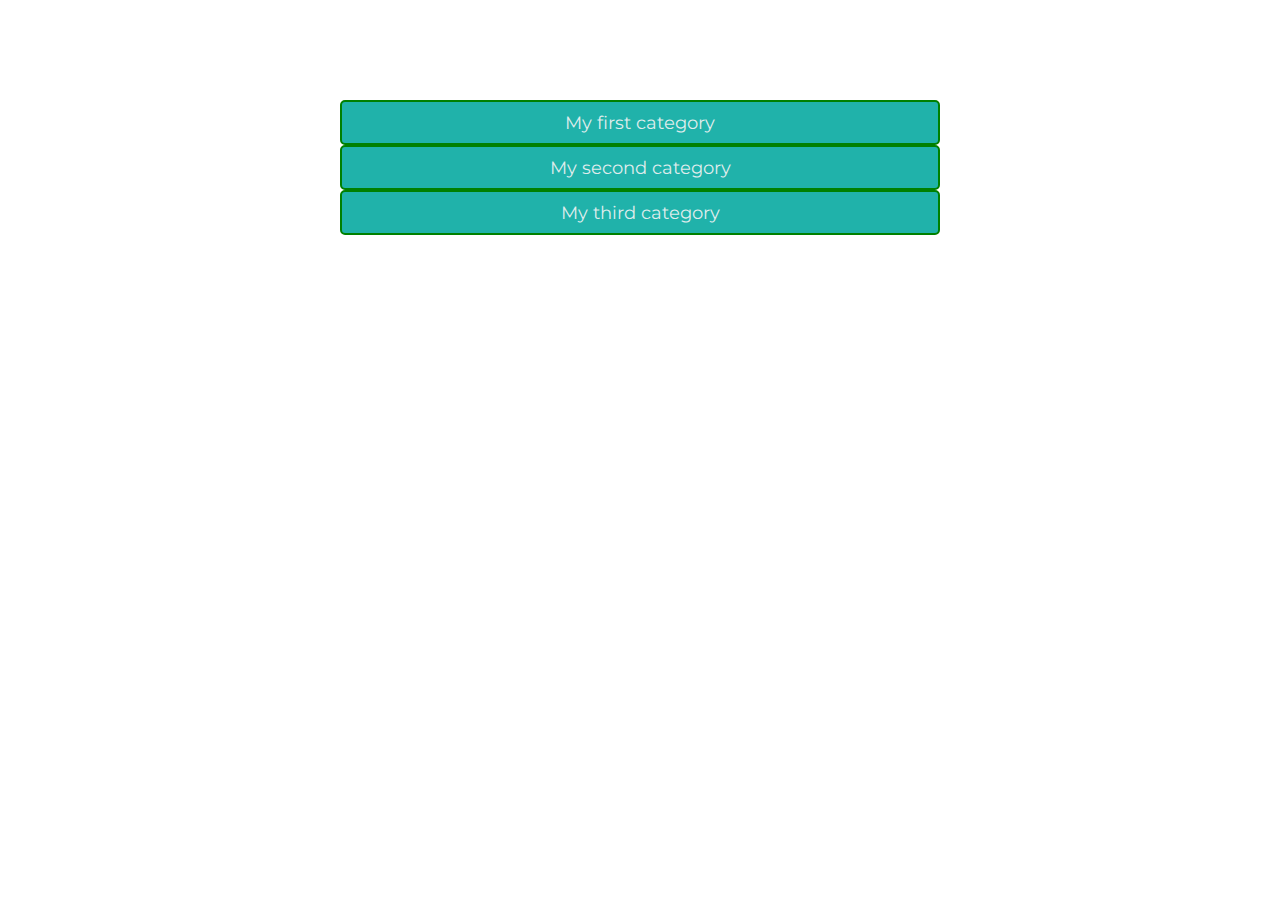
<file: Apr_05/index.html>
<!DOCTYPE html>
<html lang="en">
	<head>
		<meta charset="UTF-8">
		<title>My first accordion</title>
		<link rel="preconnect" href="https://fonts.gstatic.com">
		<link href="https://fonts.googleapis.com/css2?family=Montserrat&display=swap" rel="stylesheet">
		<link rel="stylesheet" href="./accordion_practice.css">
		<!-- After finishing the styles uncomment this line to enable javascript -->
		<script src="./accordion_practice.js" type="text/javascript"></script>
	</head>
	<body>
		<nav class="acc__container">
			<ul class="acc__list1">
				<li class="acc__item1">
					<button class="acc__button1">My first category</button>
					<ul class="acc__list2" data-display="block">
						<li class="acc__item2">First</li>
						<li class="acc__item2">Second</li>
						<li class="acc__item2">Third</li>
						<li class="acc__item2">Fourth</li>
					</ul>
				</li>
				<li class="acc__item1">
					<button class="acc__button1">My second category</button>
					<ul class="acc__list2" data-display="block">
						<li class="acc__item2">First</li>
						<li class="acc__item2">Second</li>
						<li class="acc__item2">Third</li>
						<li class="acc__item2">Fourth</li>
					</ul>
				</li>
				<li class="acc__item1">
					<button class="acc__button1">My third category</button>
					<ul class="acc__list2" data-display="block">
						<li class="acc__item2">First</li>
						<li class="acc__item2">Second</li>
						<li class="acc__item2">Third</li>
						<li class="acc__item2">Fourth</li>
					</ul>
				</li>
			</ul>
		</nav>
	</body>
</html>
</file>
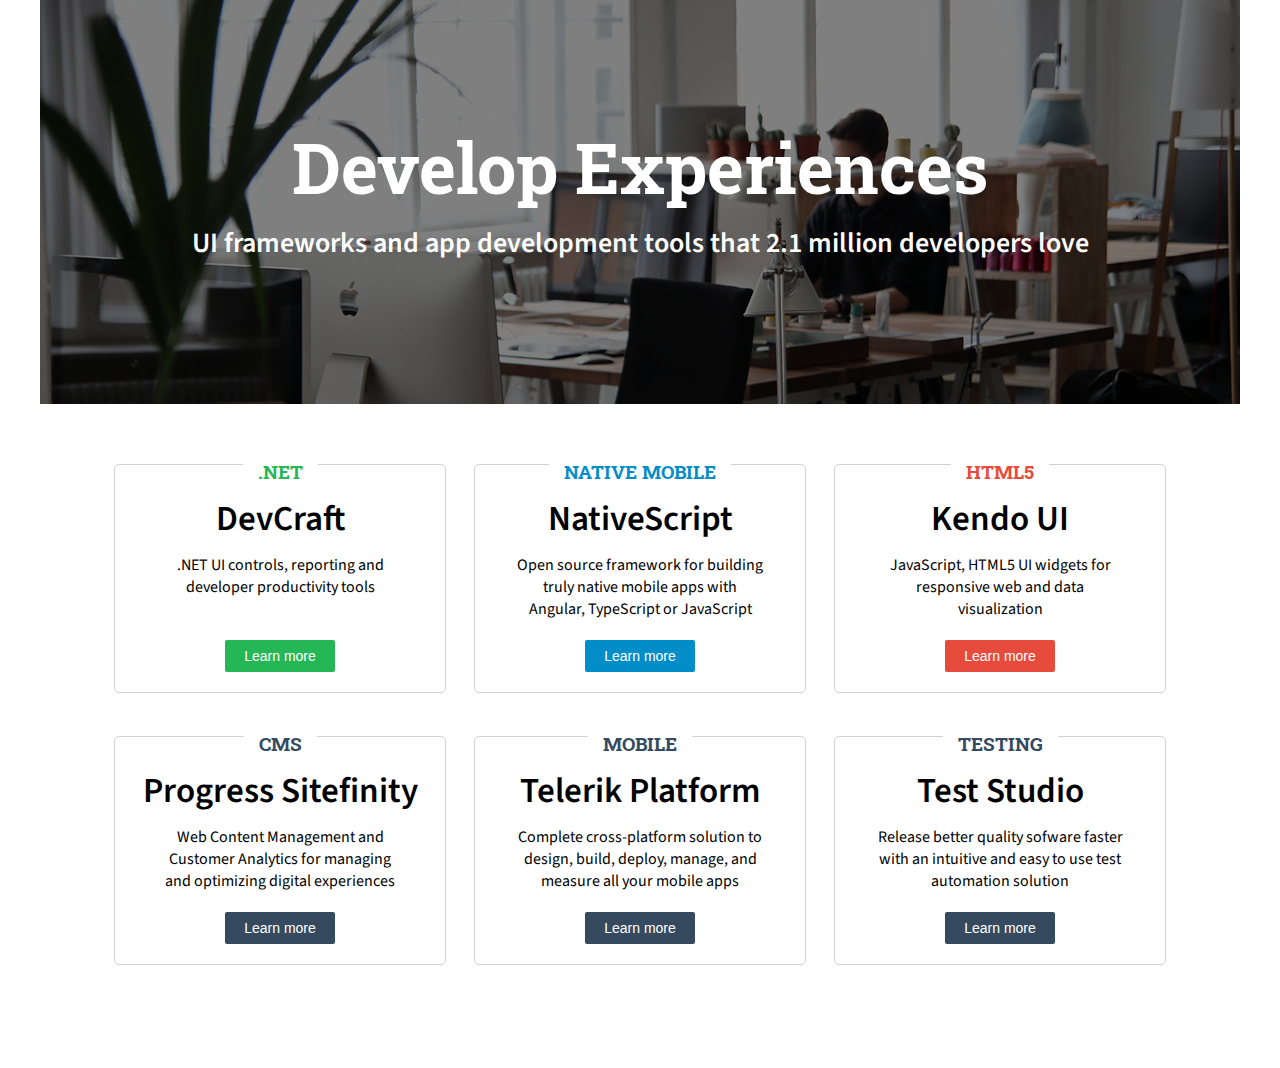
<file: Apr_26/index.html>
<!DOCTYPE html>
<html lang="en">
<head>
    <meta charset="UTF-8">
    <meta http-equiv="X-UA-Compatible" content="IE=edge">
    <meta name="viewport" content="width=device-width, initial-scale=1.0">
    <link rel="preconnect" href="https://fonts.gstatic.com">
    <link href="https://fonts.googleapis.com/css2?family=Roboto+Slab&family=Source+Sans+Pro:wght@300;600&display=swap" rel="stylesheet">
    <link rel="preconnect" href="https://fonts.gstatic.com">
    <link rel="stylesheet" href="css/style.css">
    <title>BEM Homework</title>
</head>
<body>
    <!-- 
    • Write in a README a list with the blocks, 
    elements and modifiers you find.
    • Create structure in HTML.
    • Generate classes with BEM.
    • Write styles similar to the image. 
    -->
    <!-- 
    Block:      • Hero.
                • Card.
    Element:    • Hero: image, title, description
                • Card: title, brand, description, button
    Modifier:   • HeroImage: title font, description font
                • Card: theme green, theme blue, theme red, theme darkblue
     -->
    <section class="hero">
        <div class="hero__image__container">
            <img class="hero__image " src="img/office2.jpg" alt="office">
        </div>
        <div class="hero__text">
            <h1 class="hero__title">Develop Experiences</h1>    
            <p class="hero__description">UI frameworks and app development tools that 2.1 million developers love</p>
        </div>           
    </section>

    <section class="cardsContainer">
        <section class="card">
            <h3 class="card__title title--green">.NET</h3>
            <h2 class="card__brand">DevCraft</h2>
            <p class="card__description">.NET UI controls, reporting and developer productivity tools</p>
            <button class="card__button button--green">Learn more</button>           
        </section>
        <section class="card">
            <h3 class="card__title title--blue">NATIVE MOBILE</h3>
            <h2 class="card__brand">NativeScript</h2>
            <p class="card__description">Open source framework for building truly native mobile 
                apps with Angular, TypeScript or JavaScript</p>
            <button class="card__button button--blue">Learn more</button>           
        </section>
        <section class="card">
            <h3 class="card__title title--red">HTML5</h3>
            <h2 class="card__brand">Kendo UI</h2>
            <p class="card__description">JavaScript, HTML5 UI widgets for responsive web and data visualization</p>
            <button class="card__button button--red">Learn more</button>           
        </section>
        <section class="card">
            <h3 class="card__title title--darkblue">CMS</h3>
            <h2 class="card__brand">Progress Sitefinity</h2>
            <p class="card__description">Web Content Management and Customer Analytics for managing and optimizing digital experiences</p>
            <button class="card__button button--darkblue">Learn more</button>           
        </section>
        <section class="card">
            <h3 class="card__title title--darkblue">MOBILE</h3>
            <h2 class="card__brand">Telerik Platform</h2>
            <p class="card__description">Complete cross-platform solution to design, build, deploy, manage, and measure all your mobile apps</p>
            <button class="card__button button--darkblue">Learn more</button>           
        </section>
        <section class="card">
            <h3 class="card__title title--darkblue">TESTING</h3>
            <h2 class="card__brand">Test Studio</h2>
            <p class="card__description">Release better quality sofware faster with an intuitive and easy to use test automation solution</p>
            <button class="card__button button--darkblue">Learn more</button>           
        </section>
    </section>
</body>
</html>
</file>
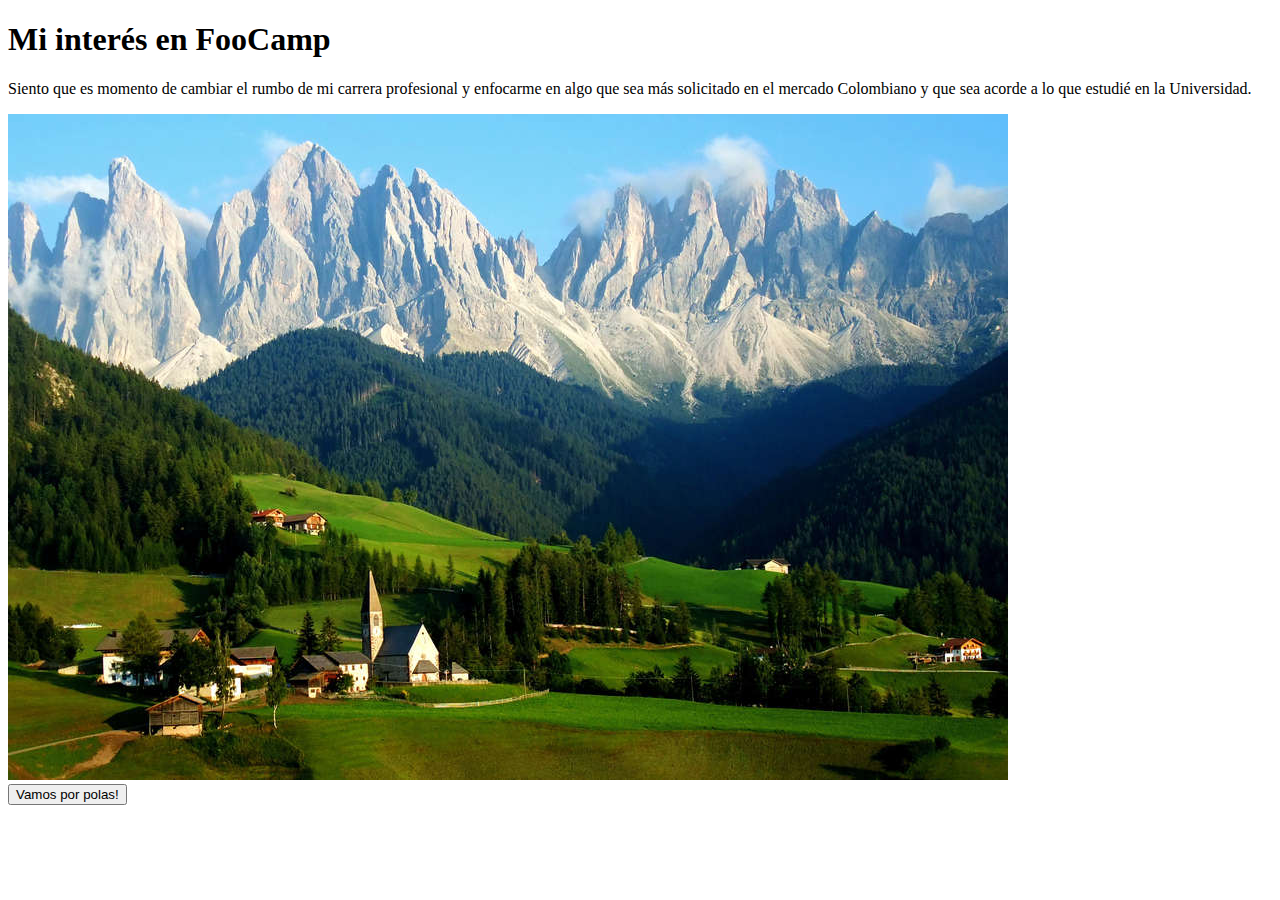
<file: ArlonyDiaz/index.html>
<!DOCTYPE html>
<html>
    <head>
        <title>Arlony Diaz</title>
    </head>
    <body>
        <section>
            <h1>Mi interés en FooCamp</h1>
            <p>Siento que es momento de cambiar el rumbo de mi carrera profesional y enfocarme en algo que sea más solicitado en el mercado Colombiano y que sea acorde a lo que estudié en la Universidad.                
            </p>
        </section>
        <article>
            <img src="images/alps_italy.jpg" alt="Italian Alps" width="1000" height="666">            
        </article>    
        <article><button type="button">Vamos por polas!</button></article>    
    </body>
</html>
</file>
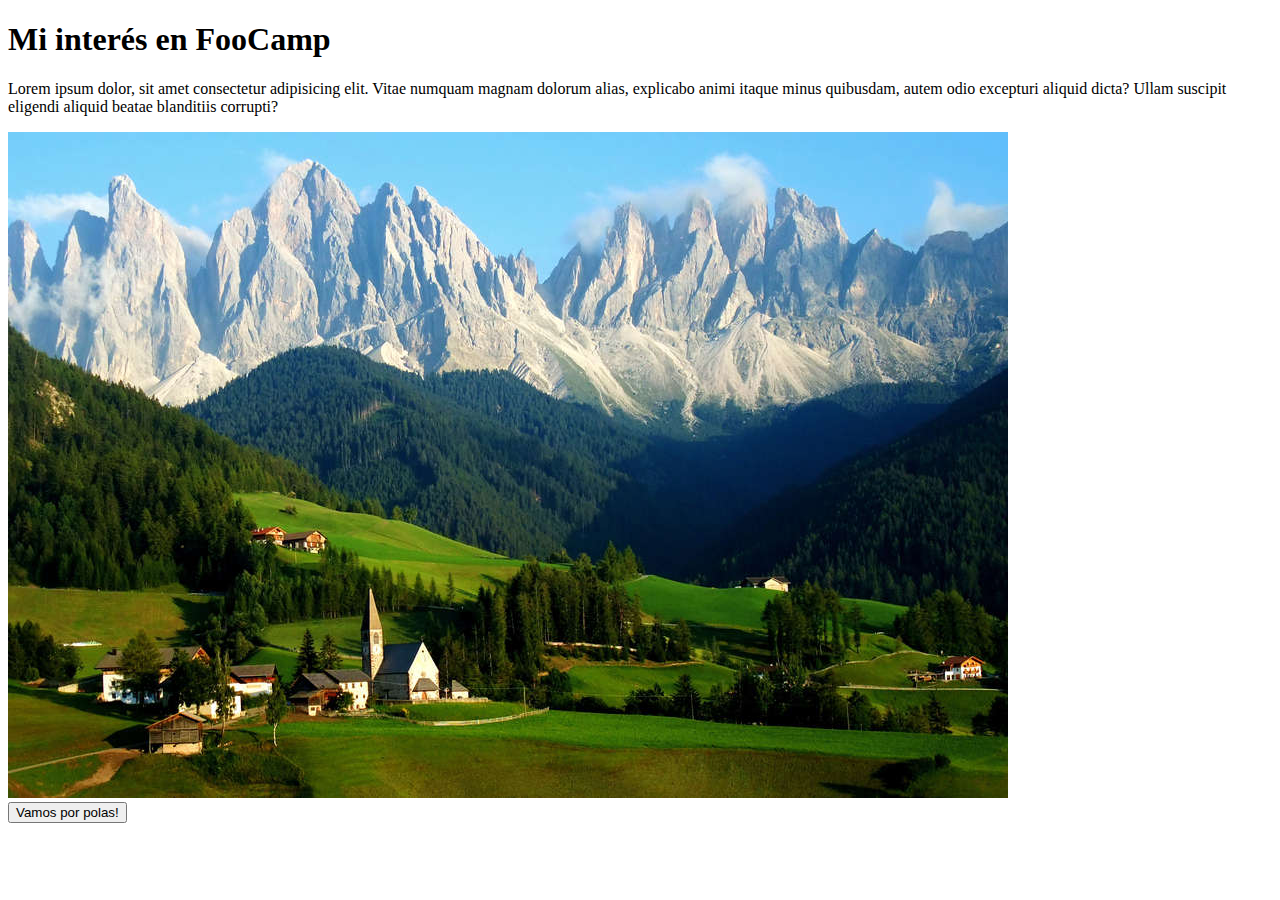
<file: Chemex_01/index.html>
<!DOCTYPE html>
<html>
    <head>
        <title>Arlony Diaz</title>
    </head>
    <body>
        <section>
            <h1>Mi interés en FooCamp</h1>
            <p>Lorem ipsum dolor, sit amet consectetur adipisicing elit. 
                Vitae numquam magnam dolorum alias, explicabo animi itaque minus quibusdam, 
                autem odio excepturi aliquid dicta? 
                Ullam suscipit eligendi aliquid beatae blanditiis corrupti?
            </p>
        </section>
        <article>
            <img src="images/alps_italy.jpg" alt="Italian Alps" width="1000" height="666">            
        </article>    
        <article><button type="button">Vamos por polas!</button></article>    
    </body>
</html>
</file>
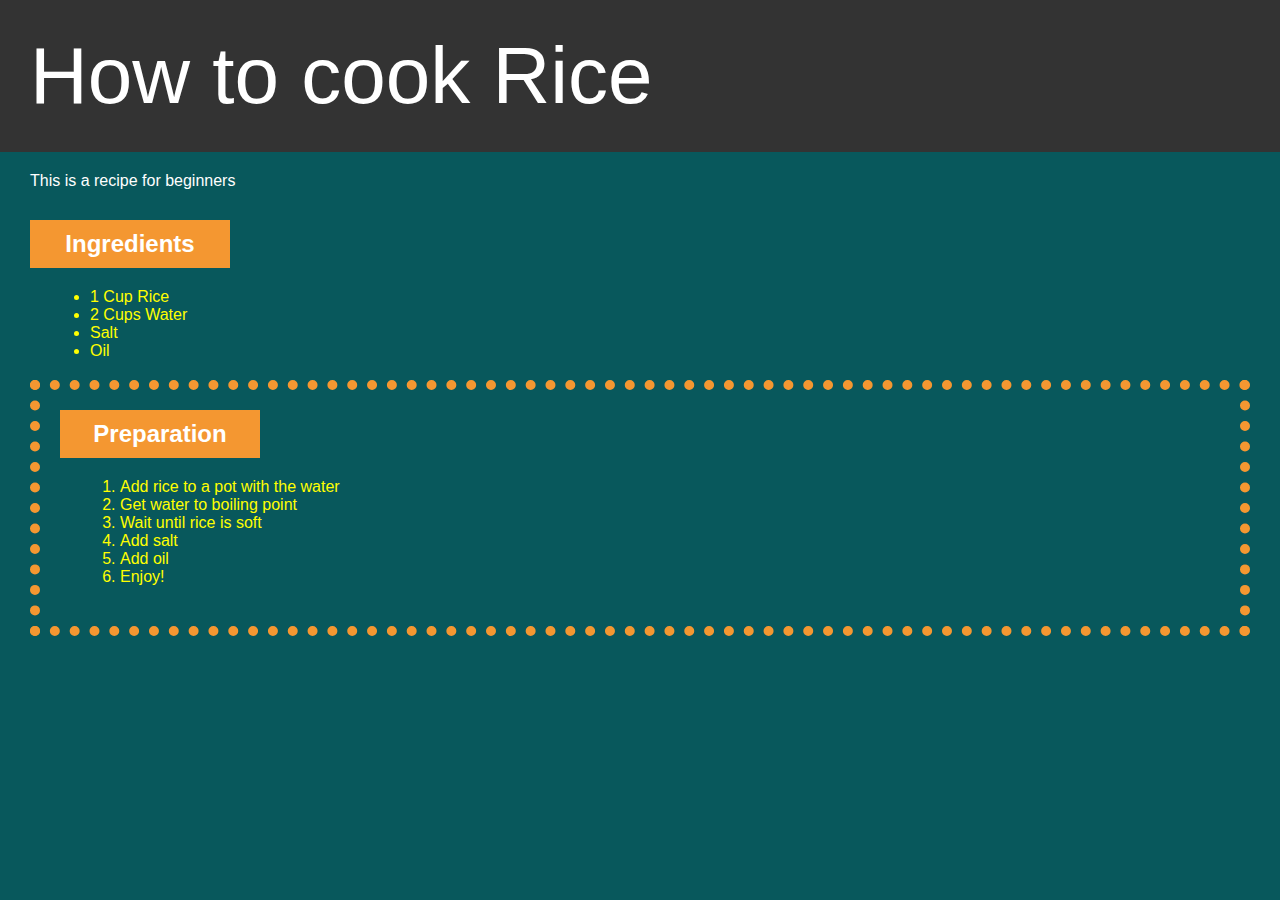
<file: Mar_29/index.html>
<!DOCTYPE html>
<html lang="en">
<head>
    <meta charset="UTF-8">
    <meta http-equiv="X-UA-Compatible" content="IE=edge">
    <meta name="viewport" content="width=device-width, initial-scale=1.0">
    <link rel="stylesheet" href="./css/style.css">
    <title>Document</title>
</head>
<body>
    <header>
        <h1> How to cook Rice</h1>
    </header>
    <main>
        <p>This is a recipe for beginners</p>
        <section>
            <article>
                <h2>Ingredients</h2>
                <ul>
                    <li>1 Cup Rice</li>
                    <li>2 Cups Water</li>
                    <li>Salt</li>
                    <li>Oil</li>
                </ul>
            </article>
            <article class="dotted">
                <h2>Preparation</h2>
                <ol>
                    <li>Add rice to a pot with the water</li>
                    <li>Get water to boiling point</li>
                    <li>Wait until rice is soft</li>
                    <li>Add salt</li>
                    <li>Add oil</li>
                    <li>Enjoy!</li>
                </ol>
            </article>            
        </section>
    </main>
</body>
</html>
</file>
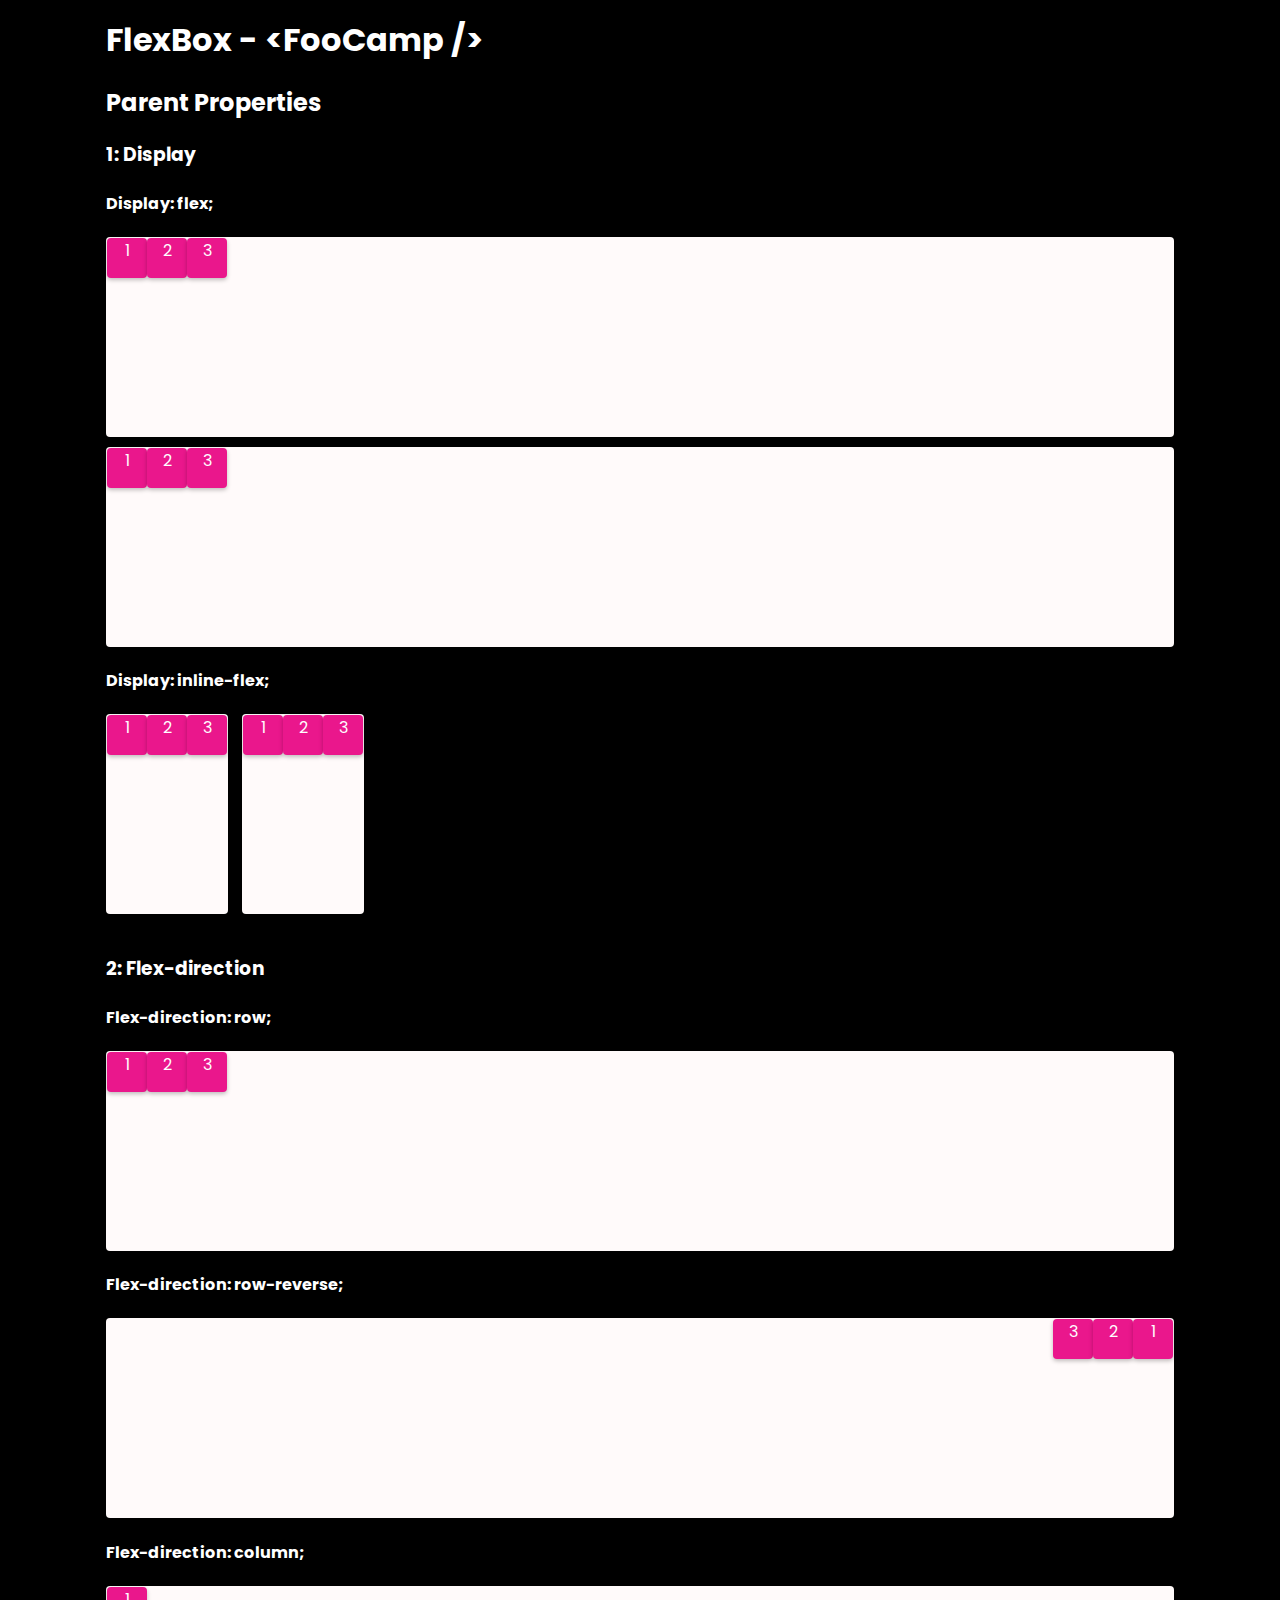
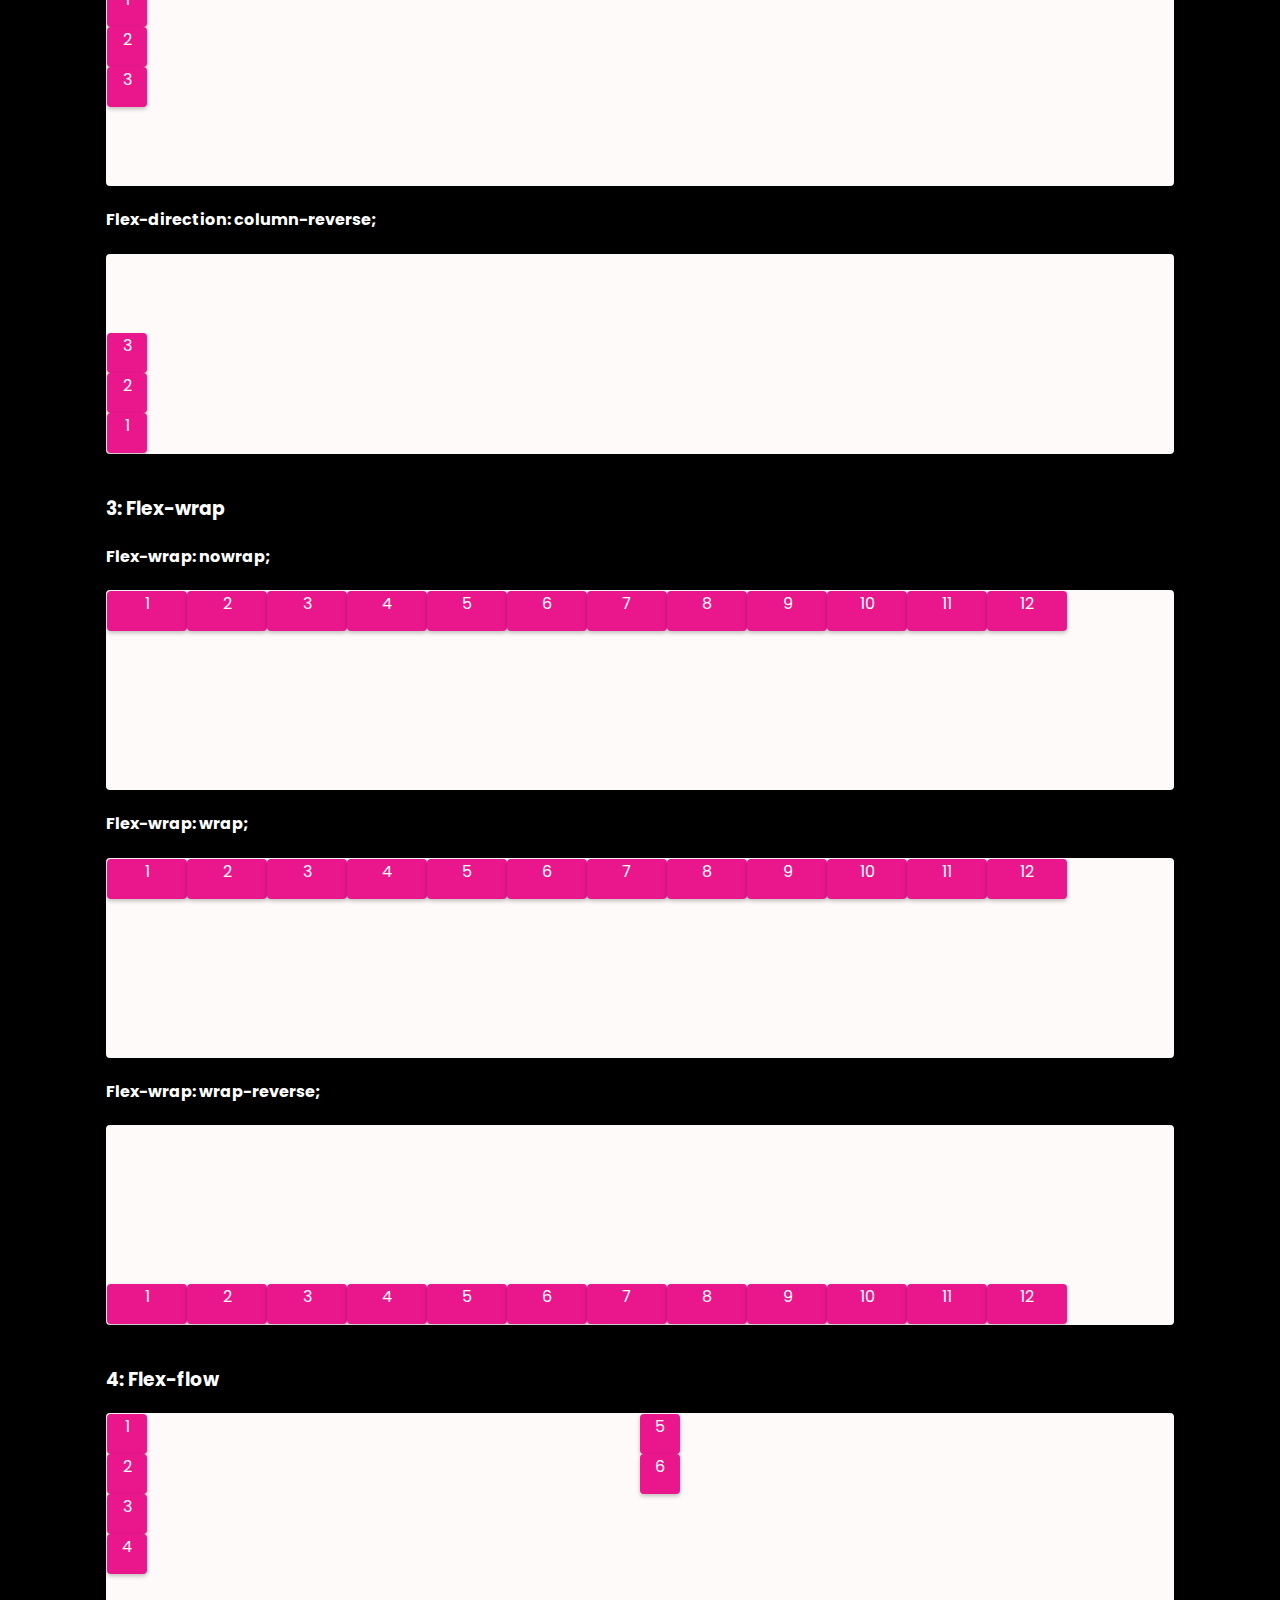
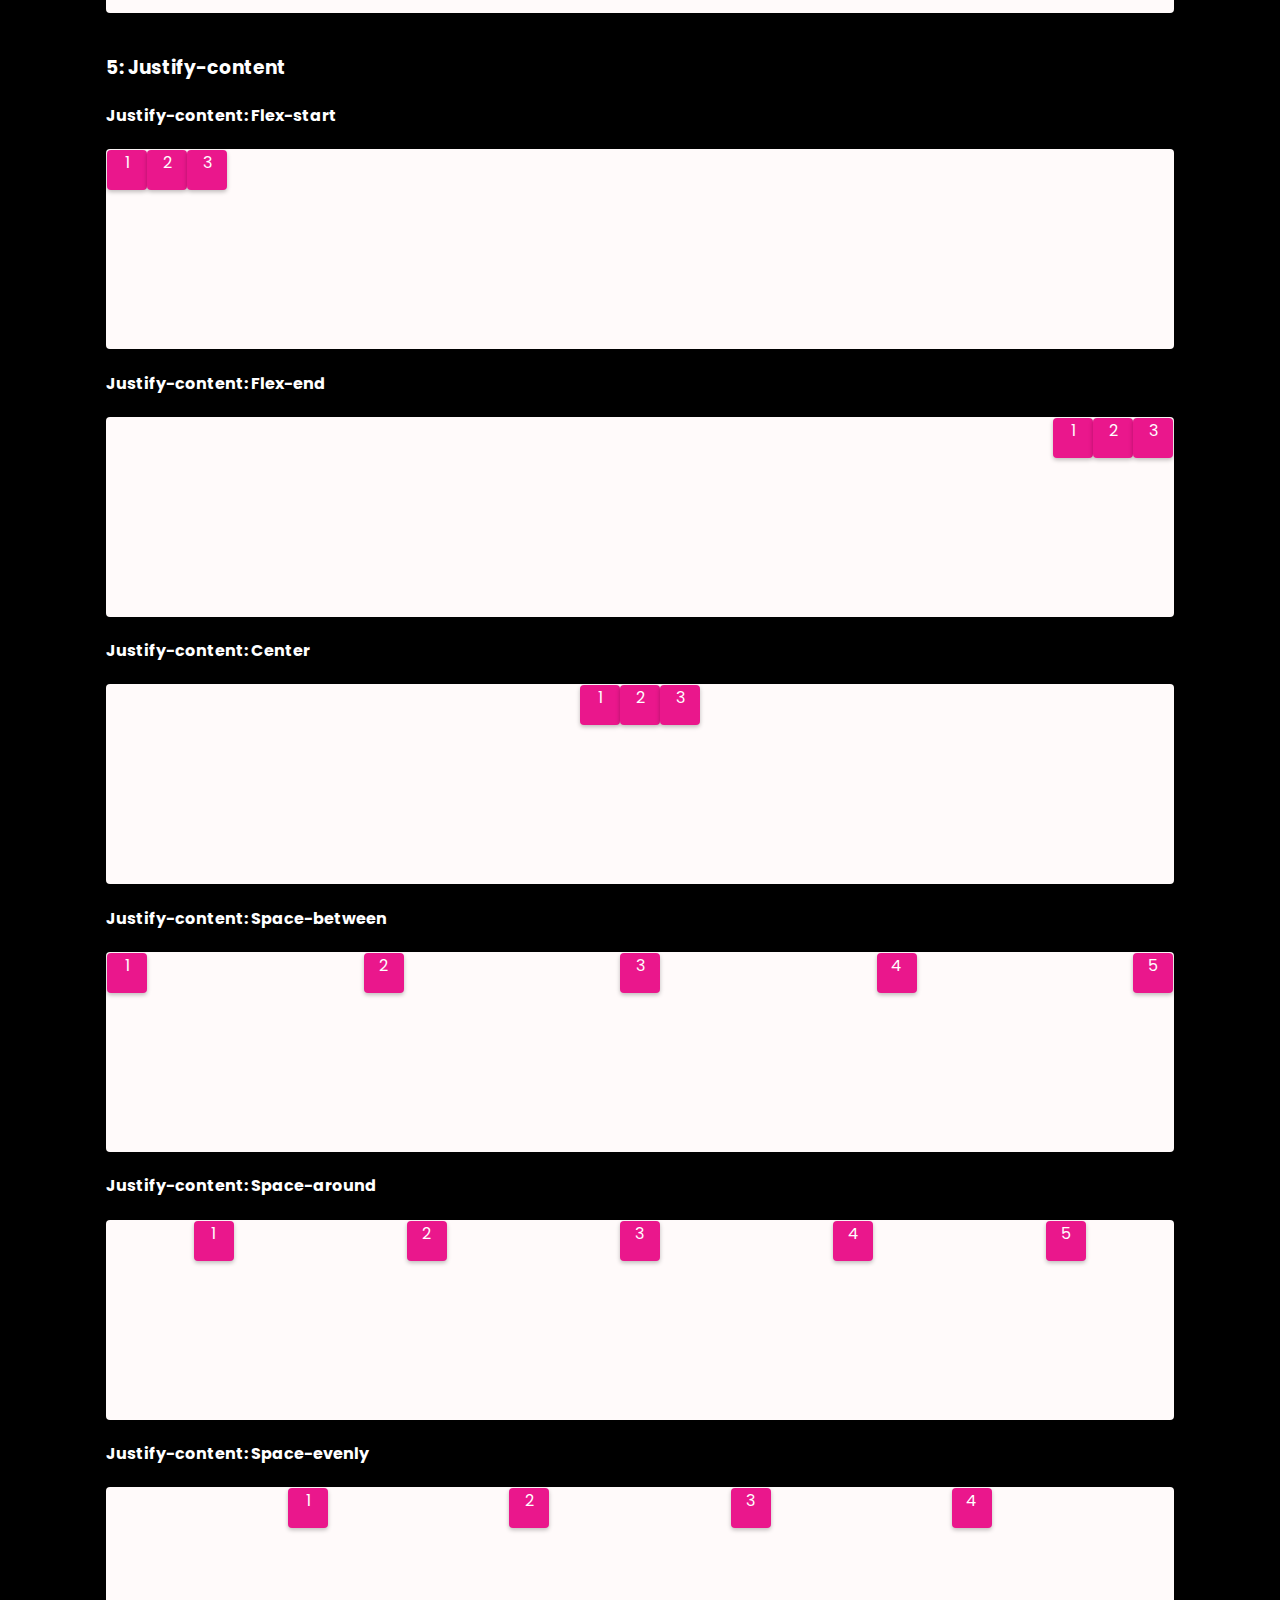
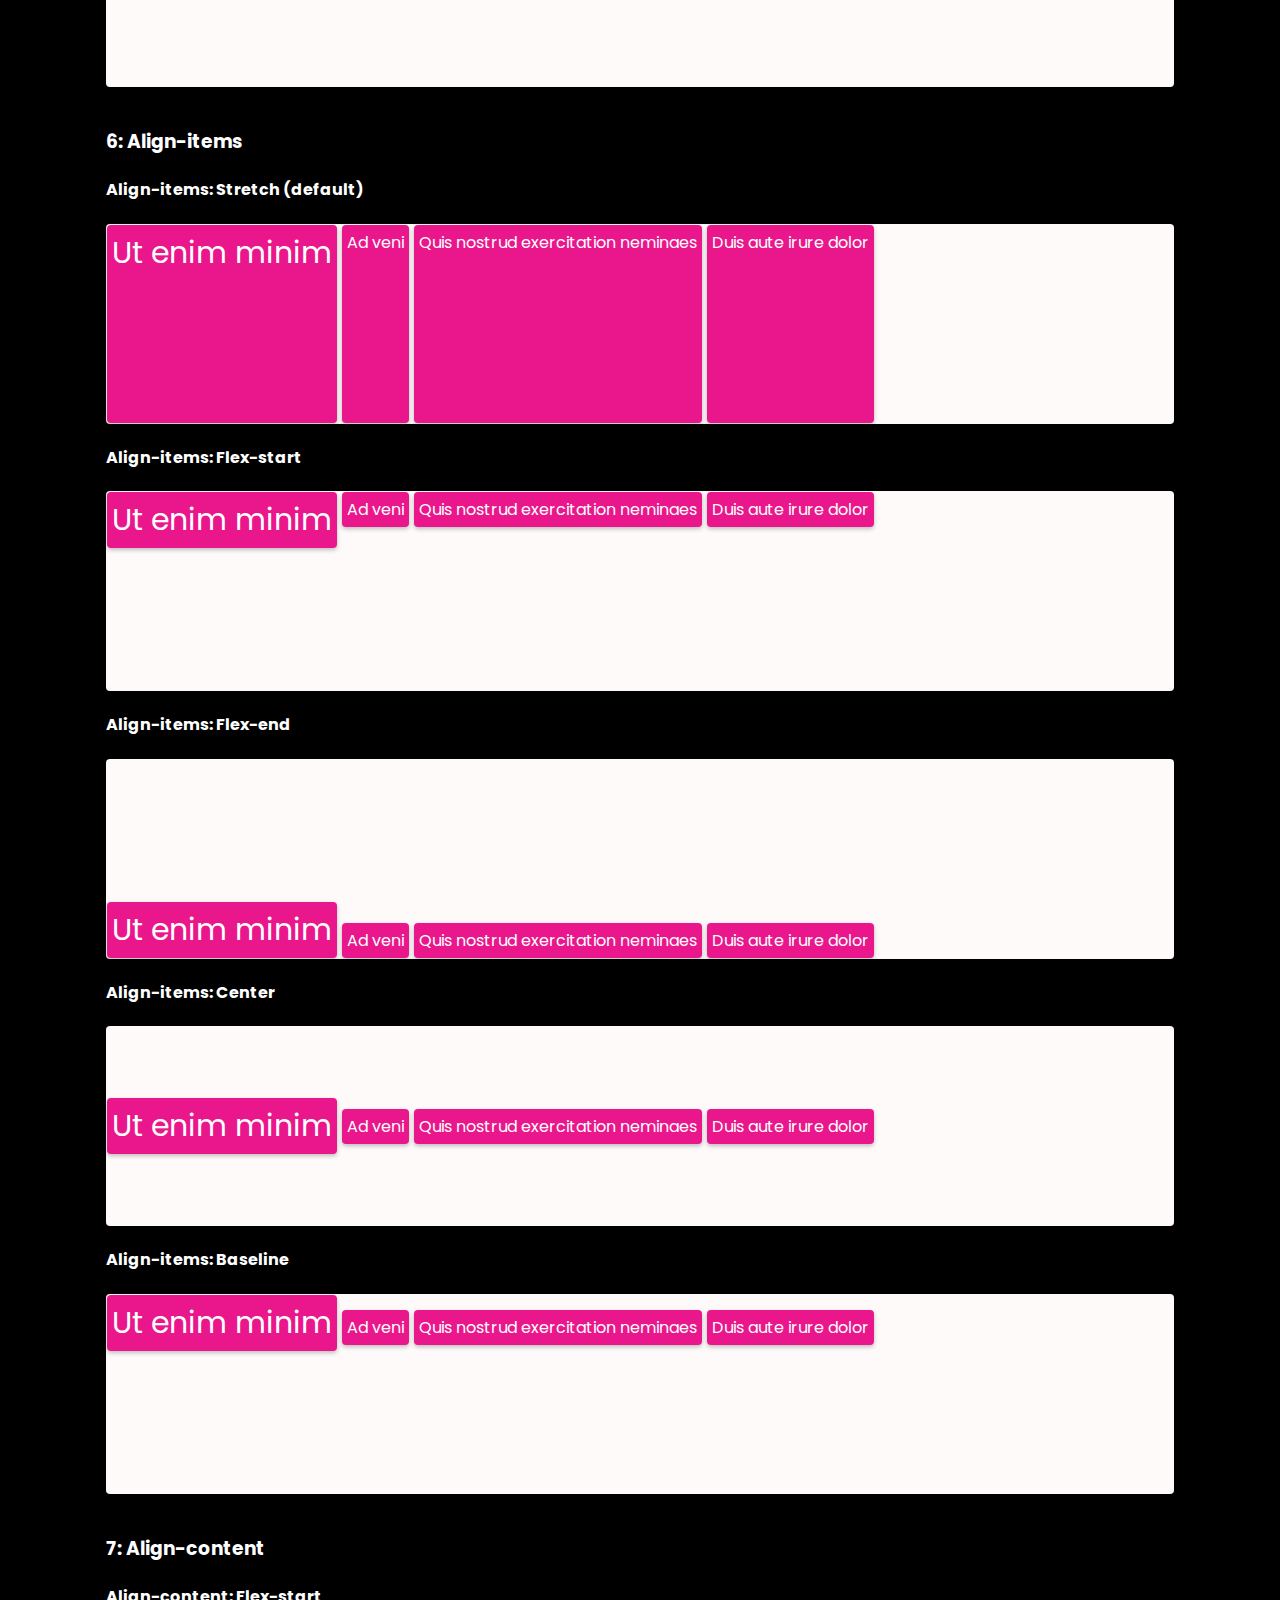
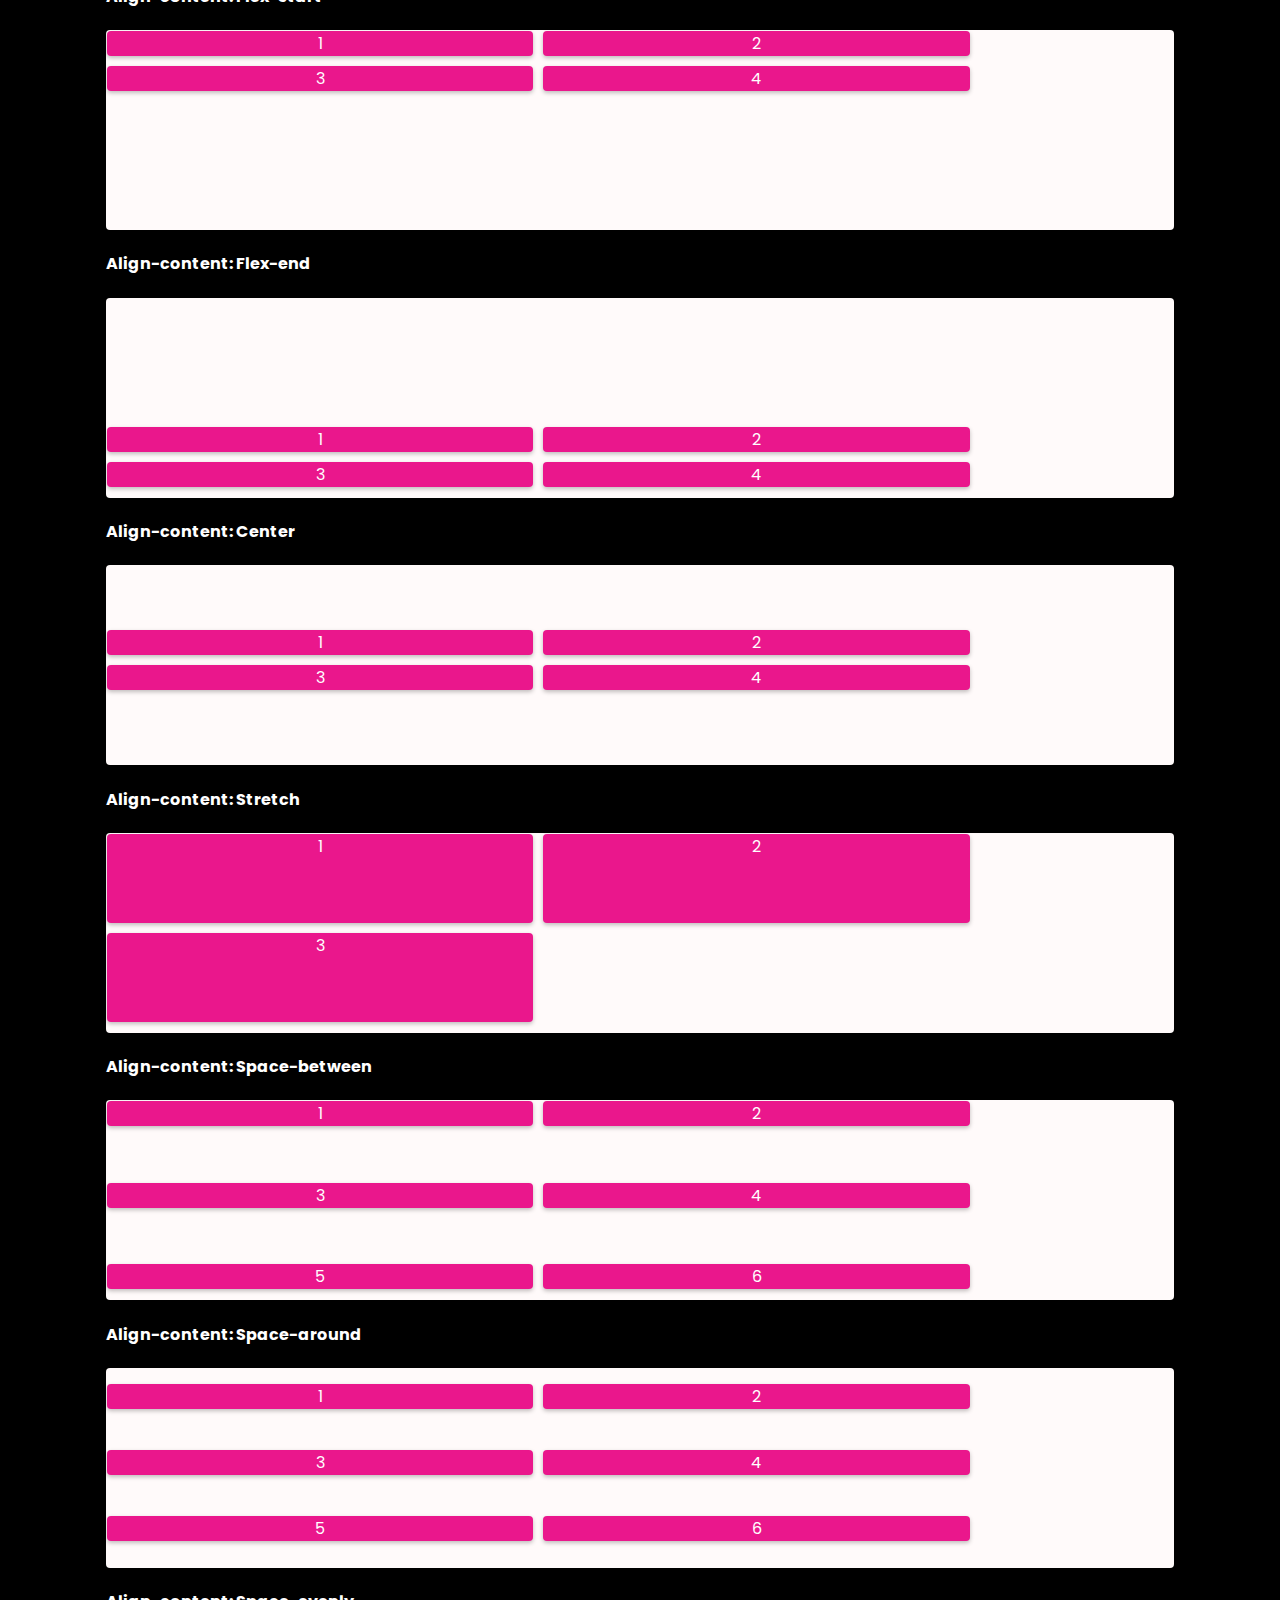
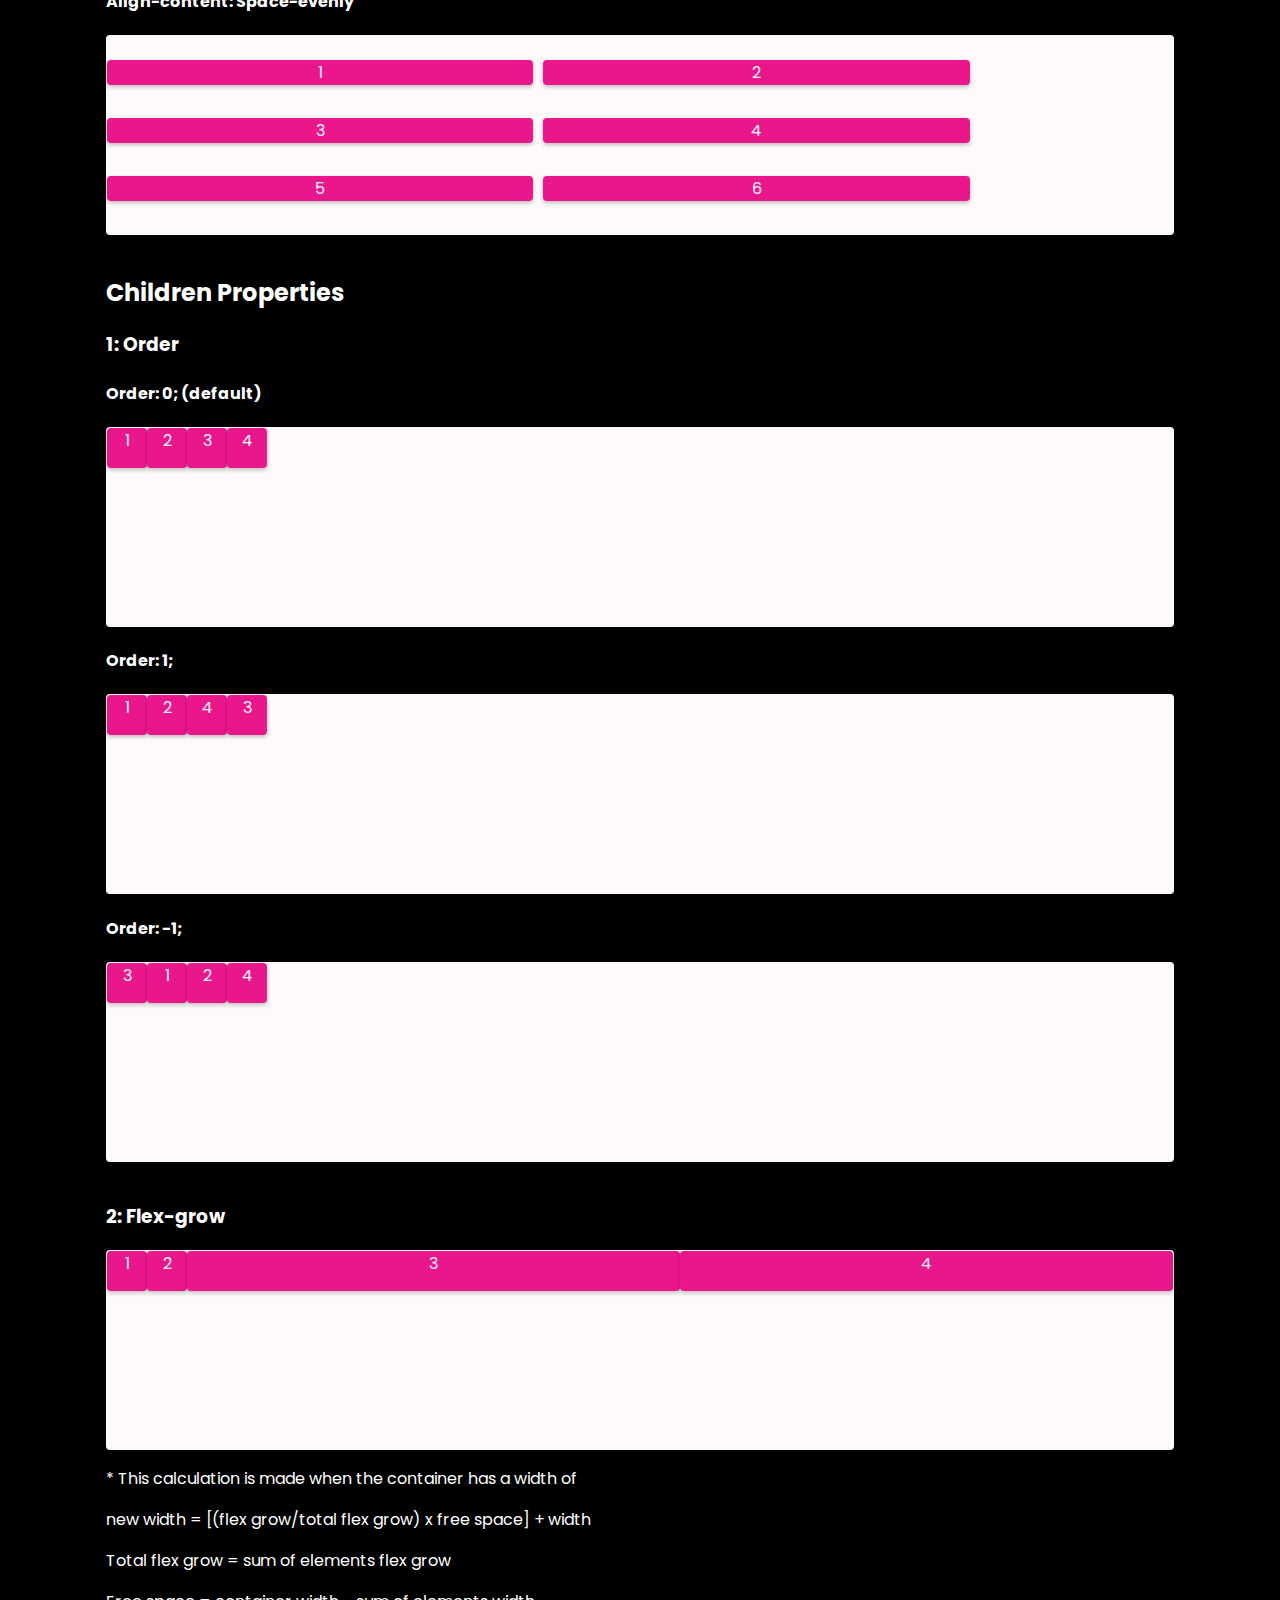
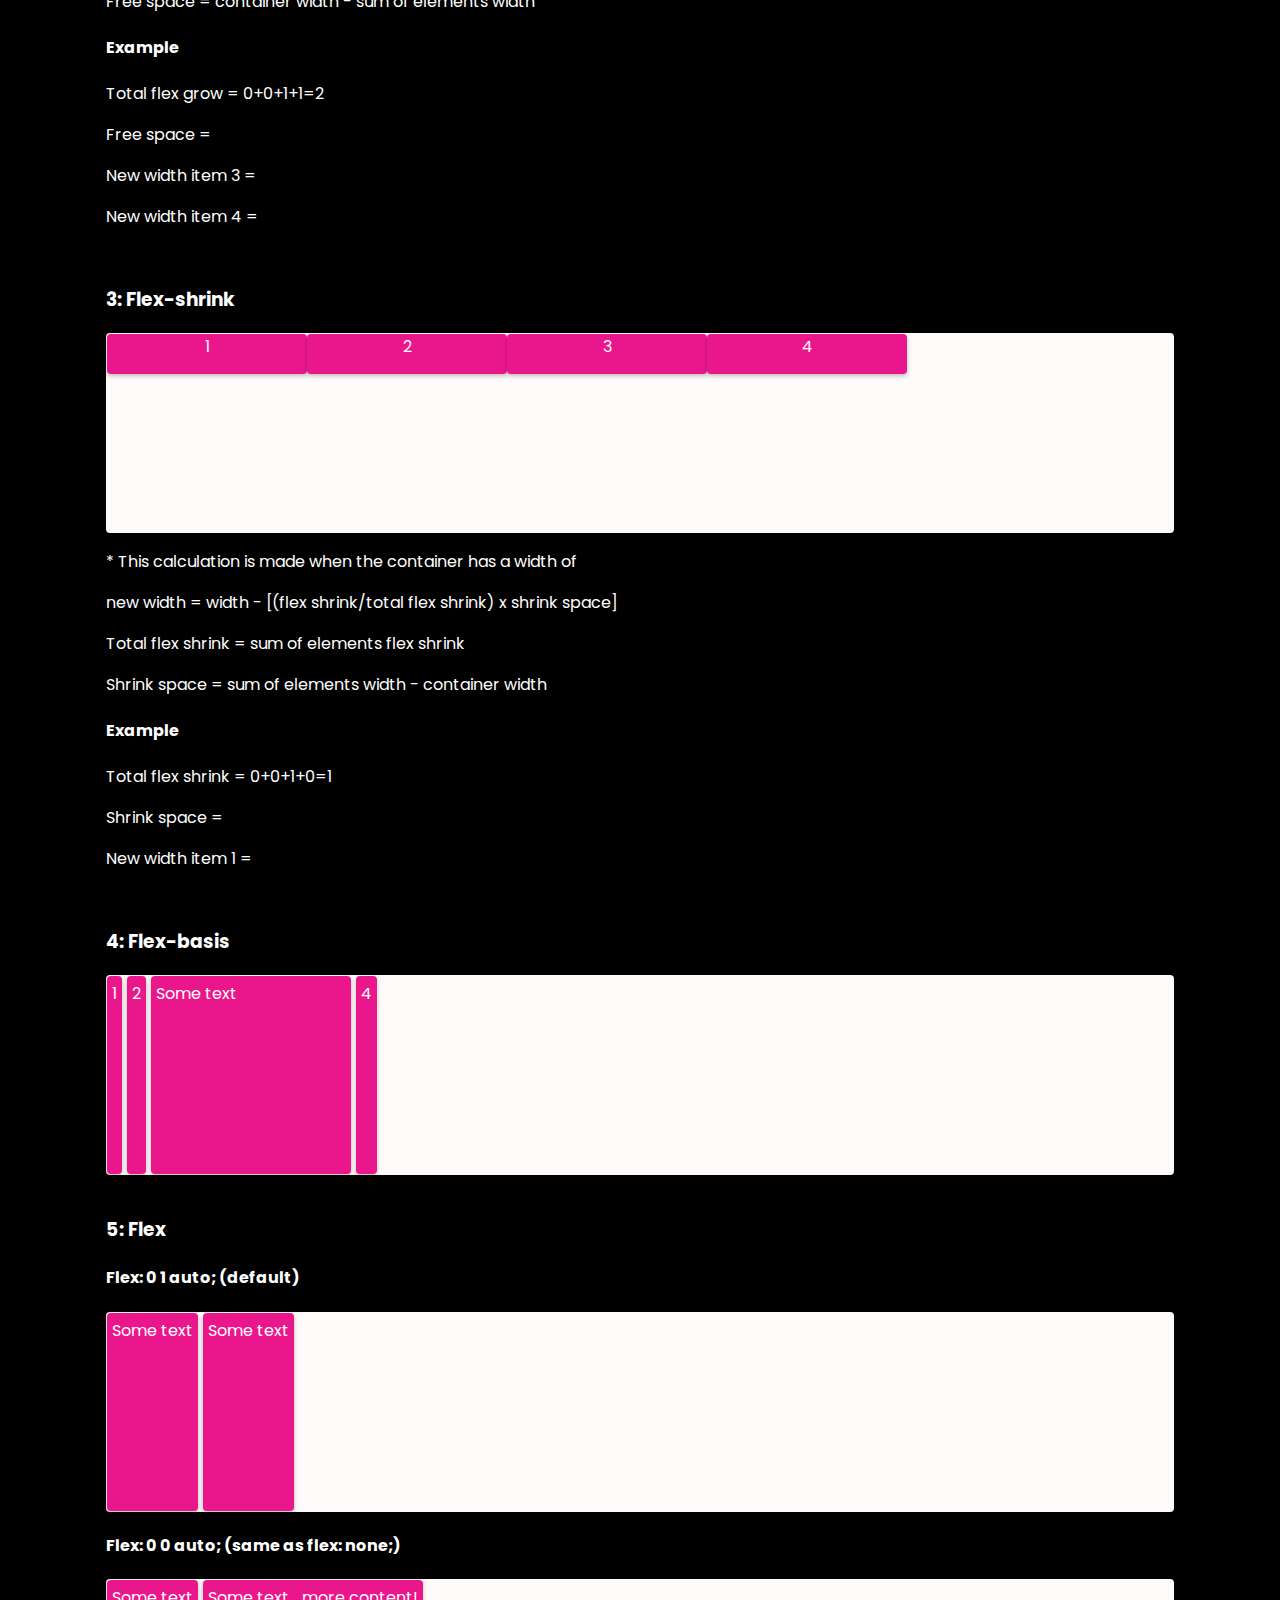
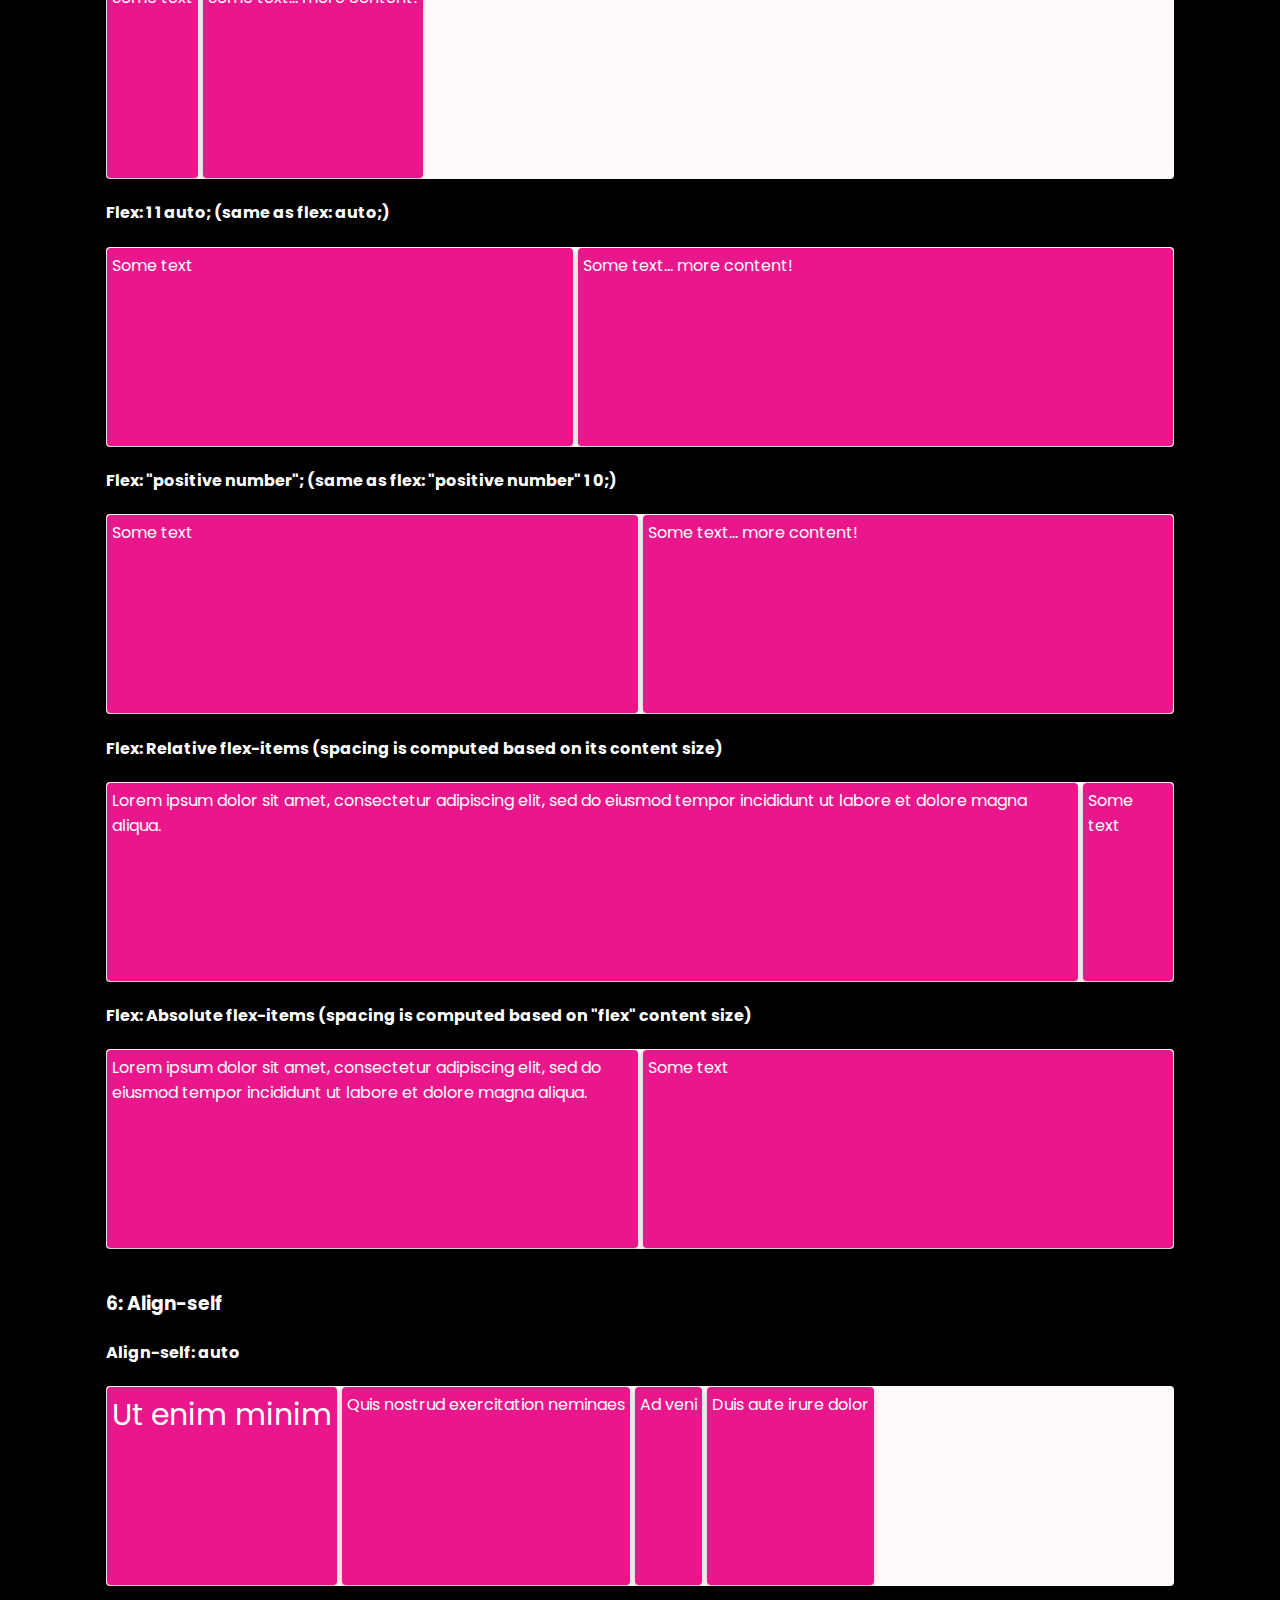
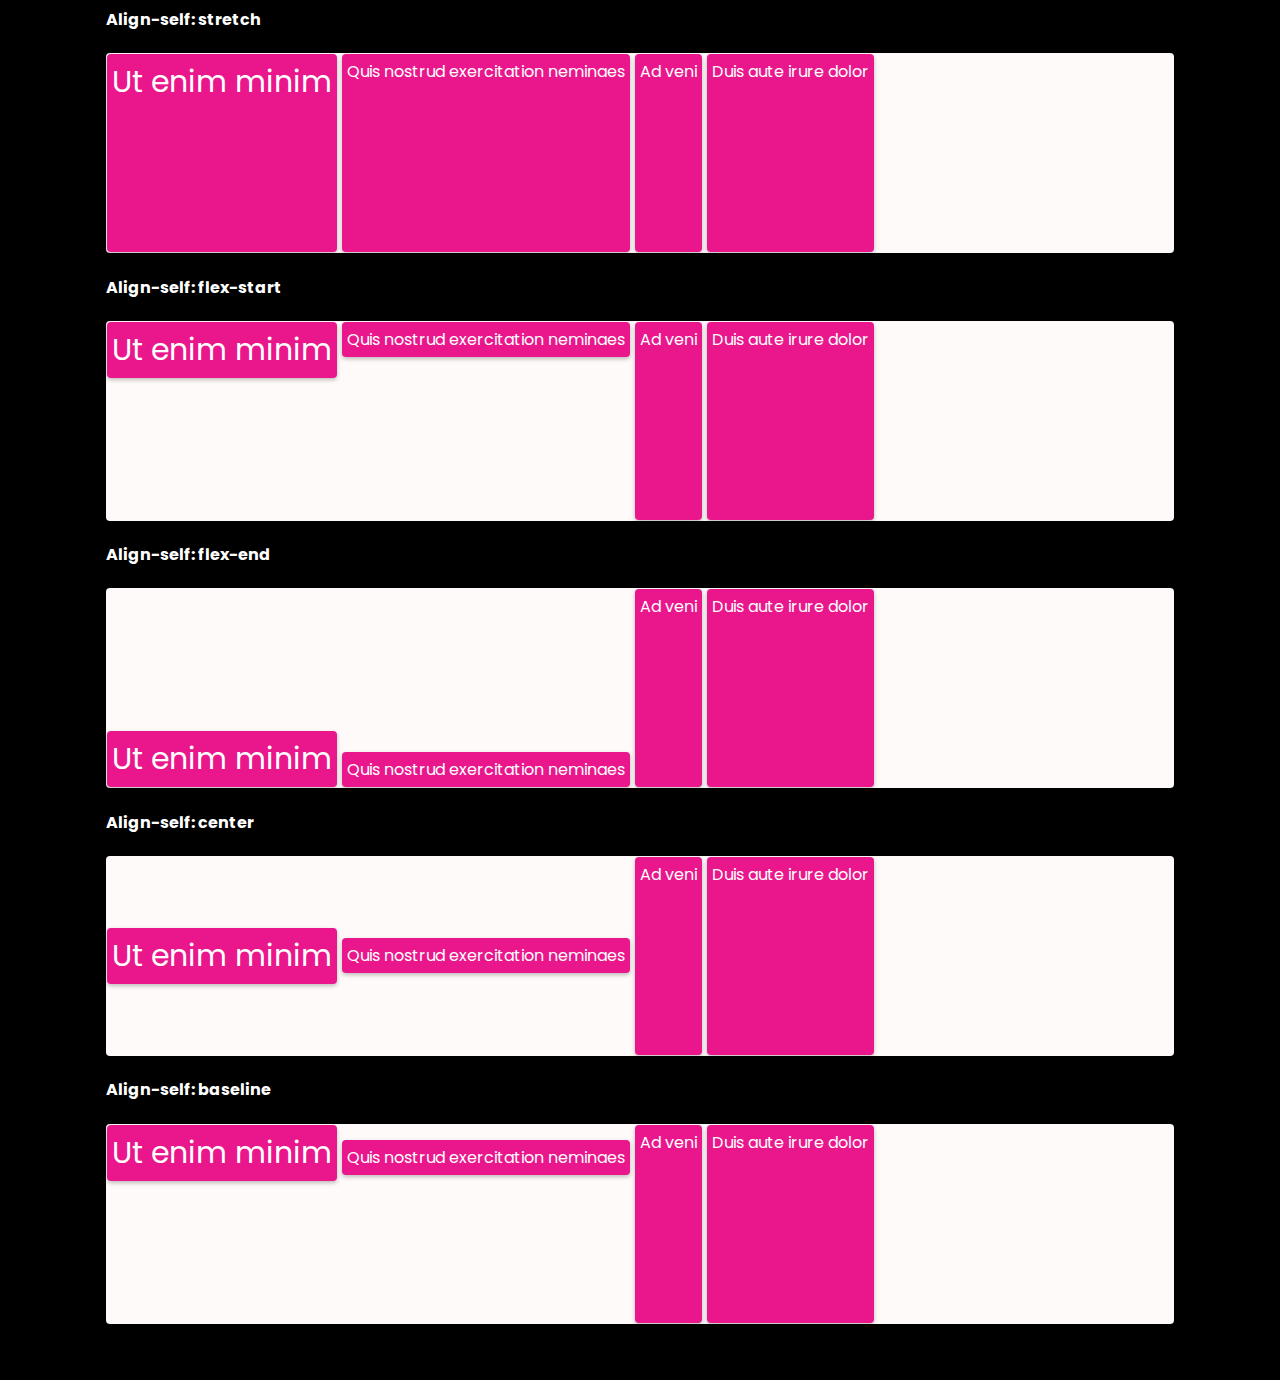
<file: Apr_12/flexbox-foocamp/index.html>
<html lang="en">
  <head>
    <meta charset="UTF-8" />
    <meta name="viewport" content="width=device-width, initial-scale=1.0" />
    <title>FlexBox</title>

    <link rel="stylesheet" href="style.css" />
  </head>
  <body>
    <h1>FlexBox - &#60;FooCamp &#47;&#62;</h1>
		<h2>Parent Properties</h2>
    <div class="flex flex-1">
      <h3>1: Display</h3>

			<h4>Display: flex;</h4>
			<div class="option-1">
				<div class="container">
					<div class="item">1</div>
					<div class="item">2</div>
					<div class="item">3</div>
					<!-- <div class="item">4</div> -->
				</div>
				<div class="container">
					<div class="item">1</div>
					<div class="item">2</div>
					<div class="item">3</div>
				</div>
			</div>

			<h4>Display: inline-flex;</h4>
			<div class="option-2">
				<div class="container">
					<div class="item">1</div>
					<div class="item">2</div>
					<div class="item">3</div>
					<!-- <div class="item">4</div> -->
				</div>
				<div class="container">
					<div class="item">1</div>
					<div class="item">2</div>
					<div class="item">3</div>
				</div>
			</div>
    </div>

    <div class="flex flex-2">
      <h3>2: Flex-direction</h3>

			<h4>Flex-direction: row;</h4>
			<div class="option-1">
				<div class="container">
					<div class="item">1</div>
					<div class="item">2</div>
					<div class="item">3</div>
				</div>
			</div>

			<h4>Flex-direction: row-reverse;</h4>
			<div class="option-2">
				<div class="container">
					<div class="item">1</div>
					<div class="item">2</div>
					<div class="item">3</div>
				</div>
			</div>

			<h4>Flex-direction: column;</h4>
			<div class="option-3">
				<div class="container">
					<div class="item">1</div>
					<div class="item">2</div>
					<div class="item">3</div>
				</div>
			</div>

			<h4>Flex-direction: column-reverse;</h4>
			<div class="option-4">
				<div class="container">
					<div class="item">1</div>
					<div class="item">2</div>
					<div class="item">3</div>
				</div>
			</div>
    </div>

    <div class="flex flex-3">
      <h3>3: Flex-wrap</h3>

			<h4>Flex-wrap: nowrap;</h4>
			<div class="option-1">
				<div class="container">
					<div class="item lg">1</div>
					<div class="item lg">2</div>
					<div class="item lg">3</div>
					<div class="item lg">4</div>
					<div class="item lg">5</div>
					<div class="item lg">6</div>
					<div class="item lg">7</div>
					<div class="item lg">8</div>
					<div class="item lg">9</div>
					<div class="item lg">10</div>
					<div class="item lg">11</div>
					<div class="item lg">12</div>
				</div>
			</div>

			<h4>Flex-wrap: wrap;</h4>
			<div class="option-2">
				<div class="container">
					<div class="item lg">1</div>
					<div class="item lg">2</div>
					<div class="item lg">3</div>
					<div class="item lg">4</div>
					<div class="item lg">5</div>
					<div class="item lg">6</div>
					<div class="item lg">7</div>
					<div class="item lg">8</div>
					<div class="item lg">9</div>
					<div class="item lg">10</div>
					<div class="item lg">11</div>
					<div class="item lg">12</div>
				</div>
			</div>

			<h4>Flex-wrap: wrap-reverse;</h4>
			<div class="option-3">
				<div class="container">
					<div class="item lg">1</div>
					<div class="item lg">2</div>
					<div class="item lg">3</div>
					<div class="item lg">4</div>
					<div class="item lg">5</div>
					<div class="item lg">6</div>
					<div class="item lg">7</div>
					<div class="item lg">8</div>
					<div class="item lg">9</div>
					<div class="item lg">10</div>
					<div class="item lg">11</div>
					<div class="item lg">12</div>
				</div>
			</div>
    </div>

    <div class="flex flex-4">
      <h3>4: Flex-flow</h3>

			<div class="container">
        <div class="item">1</div>
        <div class="item">2</div>
        <div class="item">3</div>
        <div class="item">4</div>
        <div class="item">5</div>
        <div class="item">6</div>
      </div>
    </div>

    <div class="flex flex-5">
      <h3>5: Justify-content</h3>

			<h4>Justify-content: Flex-start</h4>
			<div class="option-1">
        <div class="container">
          <div class="item">1</div>
          <div class="item">2</div>
          <div class="item">3</div>
        </div>
      </div>

			<h4>Justify-content: Flex-end</h4>
      <div class="option-2">
        <div class="container">
          <div class="item">1</div>
          <div class="item">2</div>
          <div class="item">3</div>
        </div>
      </div>

			<h4>Justify-content: Center</h4>
      <div class="option-3">
        <div class="container">
          <div class="item">1</div>
          <div class="item">2</div>
          <div class="item">3</div>
        </div>
      </div>

			<h4>Justify-content: Space-between</h4>
      <div class="option-4">
        <div class="container">
          <div class="item">1</div>
          <div class="item">2</div>
          <div class="item">3</div>		  
          <div class="item">4</div>
		  <div class="item">5</div>
        </div>
      </div>

			<h4>Justify-content: Space-around</h4>
      <div class="option-5">
        <div class="container">
          <div class="item">1</div>
          <div class="item">2</div>
          <div class="item">3</div>
          <div class="item">4</div>
		  <div class="item">5</div>
        </div>
      </div>

			<h4>Justify-content: Space-evenly</h4>
      <div class="option-6">
        <div class="container">
          <div class="item">1</div>
          <div class="item">2</div>
          <div class="item">3</div>
          <div class="item">4</div>
        </div>
      </div>
    </div>

    <div class="flex flex-6">
      <h3>6: Align-items</h3>

			<h4>Align-items: Stretch (default)</h4>
      <div class="option-1">
        <div class="container">
          <div class="item stretch lg-text">Ut enim minim</div>
          <div class="item stretch">Ad veni</div>
          <div class="item stretch">Quis nostrud exercitation neminaes</div>
          <div class="item stretch">Duis aute irure dolor</div>
        </div>
      </div>

      <h4>Align-items: Flex-start</h4>
			<div class="option-2">
        <div class="container">
          <div class="item stretch lg-text">Ut enim minim</div>
          <div class="item stretch">Ad veni</div>
          <div class="item stretch">Quis nostrud exercitation neminaes</div>
          <div class="item stretch">Duis aute irure dolor</div>
        </div>
      </div>

			<h4>Align-items: Flex-end</h4>
      <div class="option-3">
        <div class="container">
          <div class="item stretch lg-text">Ut enim minim</div>
          <div class="item stretch">Ad veni</div>
          <div class="item stretch">Quis nostrud exercitation neminaes</div>
          <div class="item stretch">Duis aute irure dolor</div>
        </div>
      </div>

			<h4>Align-items: Center</h4>
      <div class="option-4">
        <div class="container">
          <div class="item stretch lg-text">Ut enim minim</div>
          <div class="item stretch">Ad veni</div>
          <div class="item stretch">Quis nostrud exercitation neminaes</div>
          <div class="item stretch">Duis aute irure dolor</div>
        </div>
      </div>

			<h4>Align-items: Baseline</h4>
      <div class="option-5">
        <div class="container">
          <div class="item stretch lg-text">Ut enim minim</div>
          <div class="item stretch">Ad veni</div>
          <div class="item stretch">Quis nostrud exercitation neminaes</div>
          <div class="item stretch">Duis aute irure dolor</div>
        </div>
      </div>
    </div>

    <div class="flex flex-7">
      <h3>7: Align-content</h3>

      <h4>Align-content: Flex-start</h4>
			<div class="option-1">
        <div class="container">
          <div class="item">1</div>
					<div class="item">2</div>
					<div class="item">3</div>
					<div class="item">4</div>
        </div>
      </div>

			<h4>Align-content: Flex-end</h4>
      <div class="option-2">
        <div class="container">
          <div class="item">1</div>
          <div class="item">2</div>
          <div class="item">3</div>
          <div class="item">4</div>
        </div>
      </div>

			<h4>Align-content: Center</h4>
      <div class="option-3">
        <div class="container">
          <div class="item">1</div>
          <div class="item">2</div>
          <div class="item">3</div>
          <div class="item">4</div>
        </div>
      </div>

			<h4>Align-content: Stretch</h4>
      <div class="option-4">
        <div class="container">
          <div class="item">1</div>
          <div class="item">2</div>
          <div class="item">3</div>
          <!-- <div class="item">4</div>
		  <div class="item">5</div> -->
        </div>
      </div>

			<h4>Align-content: Space-between</h4>
      <div class="option-5">
        <div class="container">
          <div class="item">1</div>
          <div class="item">2</div>
          <div class="item">3</div>
          <div class="item">4</div>
          <div class="item">5</div>
          <div class="item">6</div>
        </div>
      </div>

			<h4>Align-content: Space-around</h4>
      <div class="option-6">
        <div class="container">
          <div class="item">1</div>
          <div class="item">2</div>
          <div class="item">3</div>
          <div class="item">4</div>
					<div class="item">5</div>
          <div class="item">6</div>
        </div>
      </div>

			<h4>Align-content: Space-evenly</h4>
      <div class="option-7">
        <div class="container">
          <div class="item">1</div>
          <div class="item">2</div>
          <div class="item">3</div>
          <div class="item">4</div>
		  <div class="item">5</div>
          <div class="item">6</div>
        </div>
      </div>
    </div>

	<h2>Children Properties</h2>
    <div class="flex flex-8">
      <h3>1: Order</h3>

			<h4>Order: 0; (default)</h4>
			<div class="option-1">
				<div class="container">
					<div class="item item-1">1</div>
					<div class="item item-2">2</div>
					<div class="item item-3">3</div>
					<div class="item item-4">4</div>
				</div>
			</div>

			<h4>Order: 1;</h4>
			<div class="option-2">
				<div class="container">
					<div class="item item-1">1</div>
					<div class="item item-2">2</div>
					<div class="item item-3">3</div>
					<div class="item item-4">4</div>
				</div>
			</div>

			<h4>Order: -1;</h4>
			<div class="option-3">
				<div class="container">
					<div class="item item-1">1</div>
					<div class="item item-2">2</div>
					<div class="item item-3">3</div>
					<div class="item item-4">4</div>
				</div>
			</div>
    </div>

    <div class="flex flex-9">
      <h3>2: Flex-grow</h3>

      <div class="container">
        <div class="item item-1">1</div>
        <div class="item item-2">2</div>
        <div class="item item-3">3</div>
        <div class="item item-4">4</div>
      </div>

			<p>* This calculation is made when the container has a width of </p>
			<div class="formula">
				<p>new width = [(flex grow/total flex grow) x free space] + width</p>
				<p>Total flex grow = sum of elements flex grow</p>
				<p>Free space = container width - sum of elements width</p>

				<h4>Example</h4>
				<p>Total flex grow = 0+0+1+1=2</p>
				<p>Free space = </p>
				<p>New width item 3 = </p>
				<p>New width item 4 = </p>
			</div>
    </div>

    <div class="flex flex-10">
      <h3>3: Flex-shrink</h3>

      <div class="container">
        <div class="item item-1">1</div>
        <div class="item item-2">2</div>
        <div class="item item-3">3</div>
        <div class="item item-4">4</div>
      </div>

			<p>* This calculation is made when the container has a width of </p>
			<div class="formula">
				<p>new width = width - [(flex shrink/total flex shrink) x shrink space]</p>
				<p>Total flex shrink = sum of elements flex shrink</p>
				<p>Shrink space = sum of elements width - container width</p>

				<h4>Example</h4>
				<p>Total flex shrink = 0+0+1+0=1</p>
				<p>Shrink space = </p>
				<p>New width item 1 = </p>
			</div>
    </div>

    <div class="flex flex-11">
      <h3>4: Flex-basis</h3>

      <div class="container">
        <div class="item stretch item-1">1</div>
        <div class="item stretch item-2">2</div>
        <div class="item stretch item-3">Some text</div>
        <div class="item stretch item-4">4</div>
      </div>
    </div>

		<div class="flex flex-12">
      <h3>5: Flex</h3>

			<h4>Flex: 0 1 auto; (default)</h4>
			<div class="option-1">
				<div class="container">
					<div class="item stretch item-1">Some text</div>
					<div class="item stretch item-2">Some text</div>
				</div>
			</div>

			<h4>Flex: 0 0 auto; (same as flex: none;)</h4>
			<div class="option-2">
				<div class="container">
					<div class="item stretch item-1">Some text</div>
					<div class="item stretch item-2">Some text... more content!</div>
					<!-- <div class="item stretch item-3">Lorem ipsum dolor sit amet, consectetur adipiscing elit, sed do eiusmod tempor incididunt ut labore et dolore magna aliqua.</div> -->
				</div>
			</div>

			<h4>Flex: 1 1 auto; (same as flex: auto;)</h4>
			<div class="option-3">
				<div class="container">
					<div class="item stretch item-1">Some text</div>
					<div class="item stretch item-2">Some text... more content!</div>
					<!-- <div class="item stretch item-3">Lorem ipsum dolor sit amet, consectetur adipiscing elit, sed do eiusmod tempor incididunt ut labore et dolore magna aliqua.</div> -->
				</div>
			</div>

			<h4>Flex: "positive number"; (same as flex: "positive number" 1 0;)</h4>
			<div class="option-4">
				<div class="container">
					<div class="item stretch item-1">Some text</div>
					<div class="item stretch item-2">Some text... more content!</div>
					<!-- <div class="item stretch item-3">Lorem ipsum dolor sit amet, consectetur adipiscing elit, sed do eiusmod tempor incididunt ut labore et dolore magna aliqua.</div> -->
				</div>
			</div>

			<h4>Flex: Relative flex-items (spacing is computed based on its content size)</h4>
			<div class="option-5">
				<div class="container">
					<div class="item stretch item-1">Lorem ipsum dolor sit amet, consectetur adipiscing elit, sed do eiusmod tempor incididunt ut labore et dolore magna aliqua.</div>
					<div class="item stretch item-2">Some text</div>
				</div>
			</div>

			<h4>Flex: Absolute flex-items (spacing is computed based on "flex" content size)</h4>
			<div class="option-6">
				<div class="container">
					<div class="item stretch item-1">Lorem ipsum dolor sit amet, consectetur adipiscing elit, sed do eiusmod tempor incididunt ut labore et dolore magna aliqua.</div>
					<div class="item stretch item-2">Some text</div>
				</div>
			</div>
    </div>

		<div class="flex flex-13">
      <h3>6: Align-self</h3>

			<h4>Align-self: auto</h4>
			<div class="option-1">
				<div class="container">
					<div class="item stretch lg-text item-1">Ut enim minim</div>
					<div class="item stretch item-2">Quis nostrud exercitation neminaes</div>
					<div class="item stretch item-3">Ad veni</div>
					<div class="item stretch item-4">Duis aute irure dolor</div>
				</div>
			</div>

			<h4>Align-self: stretch</h4>
			<div class="option-2">
				<div class="container">
					<div class="item stretch lg-text item-1">Ut enim minim</div>
					<div class="item stretch item-2">Quis nostrud exercitation neminaes</div>
					<div class="item stretch item-3">Ad veni</div>
					<div class="item stretch item-4">Duis aute irure dolor</div>
				</div>
			</div>

			<h4>Align-self: flex-start</h4>
			<div class="option-3">
				<div class="container">
					<div class="item stretch lg-text item-1">Ut enim minim</div>
					<div class="item stretch item-2">Quis nostrud exercitation neminaes</div>
					<div class="item stretch item-3">Ad veni</div>
					<div class="item stretch item-4">Duis aute irure dolor</div>
				</div>
			</div>

			<h4>Align-self: flex-end</h4>
			<div class="option-4">
				<div class="container">
					<div class="item stretch lg-text item-1">Ut enim minim</div>
					<div class="item stretch item-2">Quis nostrud exercitation neminaes</div>
					<div class="item stretch item-3">Ad veni</div>
					<div class="item stretch item-4">Duis aute irure dolor</div>
				</div>
			</div>

			<h4>Align-self: center</h4>
			<div class="option-5">
				<div class="container">
					<div class="item stretch lg-text item-1">Ut enim minim</div>
					<div class="item stretch item-2">Quis nostrud exercitation neminaes</div>
					<div class="item stretch item-3">Ad veni</div>
					<div class="item stretch item-4">Duis aute irure dolor</div>
				</div>
			</div>

			<h4>Align-self: baseline</h4>
			<div class="option-6">
				<div class="container">
					<div class="item stretch lg-text item-1">Ut enim minim</div>
					<div class="item stretch item-2">Quis nostrud exercitation neminaes</div>
					<div class="item stretch item-3">Ad veni</div>
					<div class="item stretch item-4">Duis aute irure dolor</div>
				</div>
			</div>
    </div>
  </body>
</html>
</file>
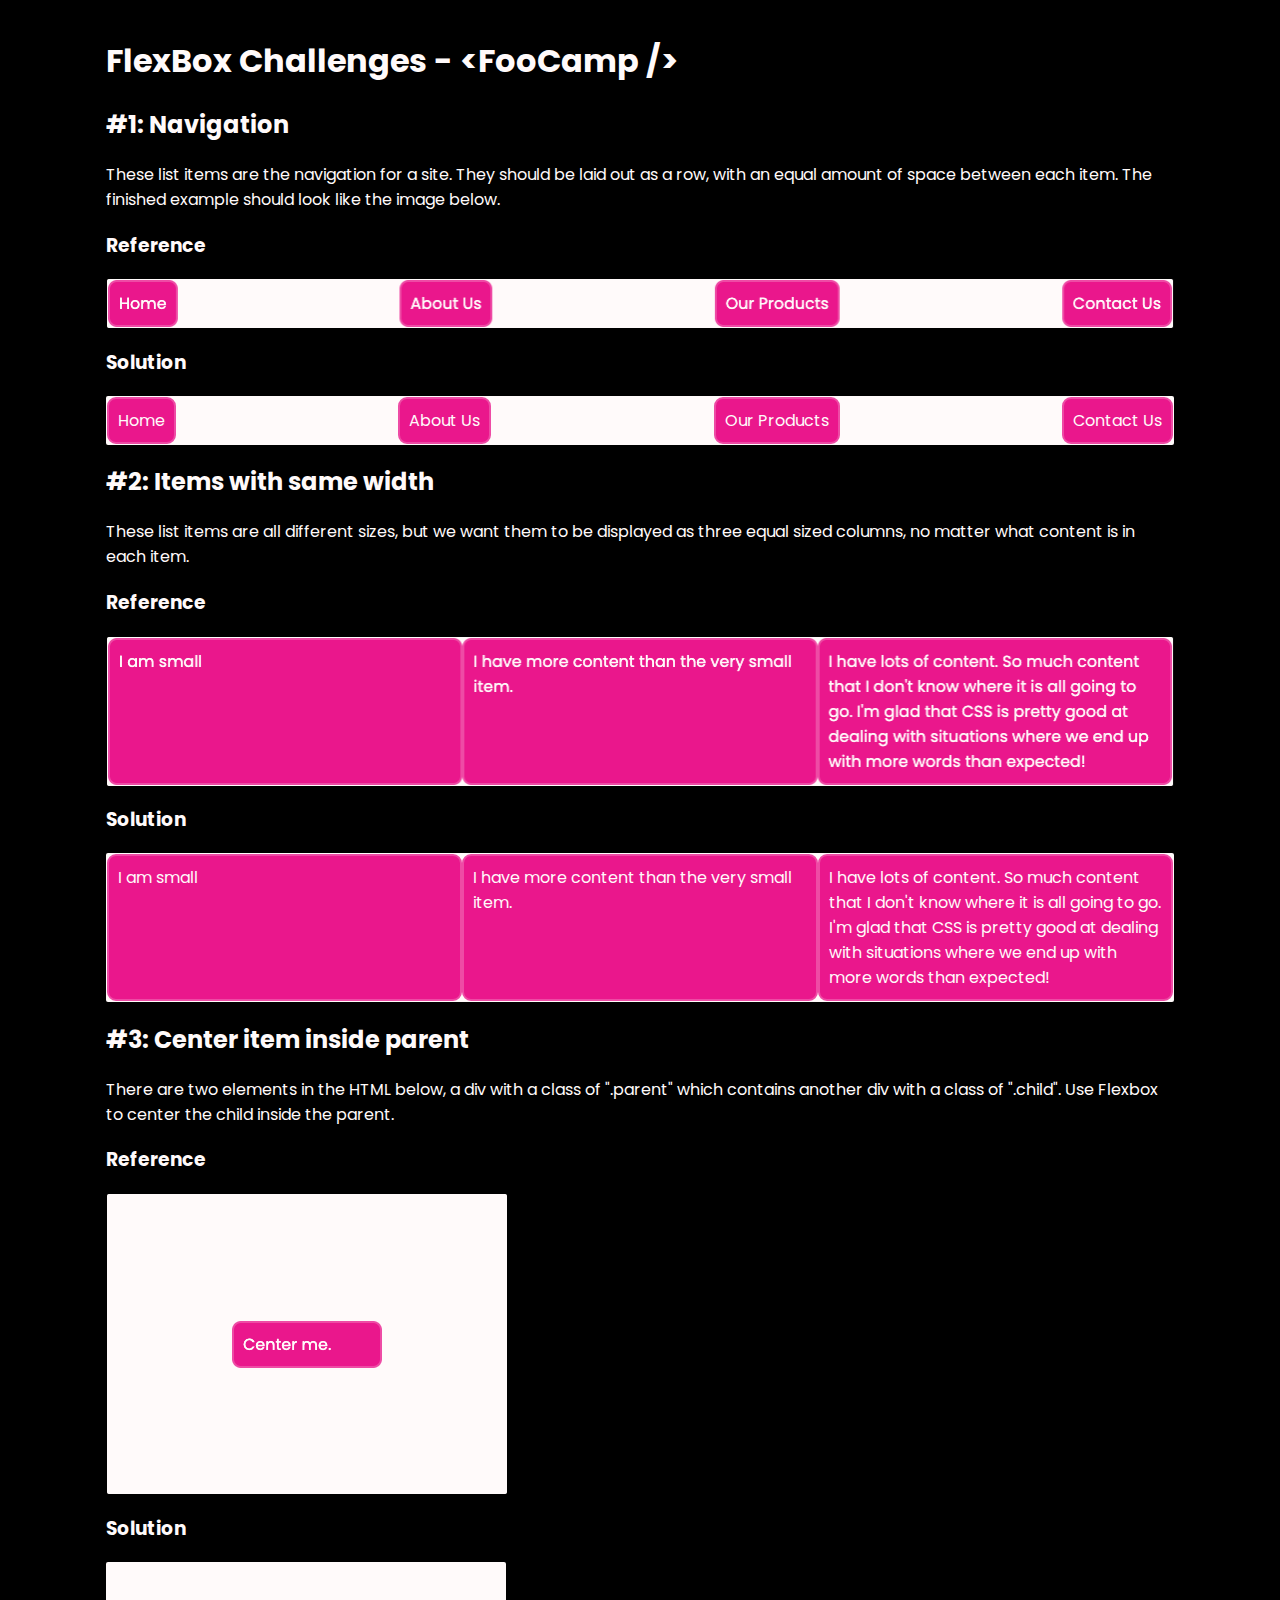
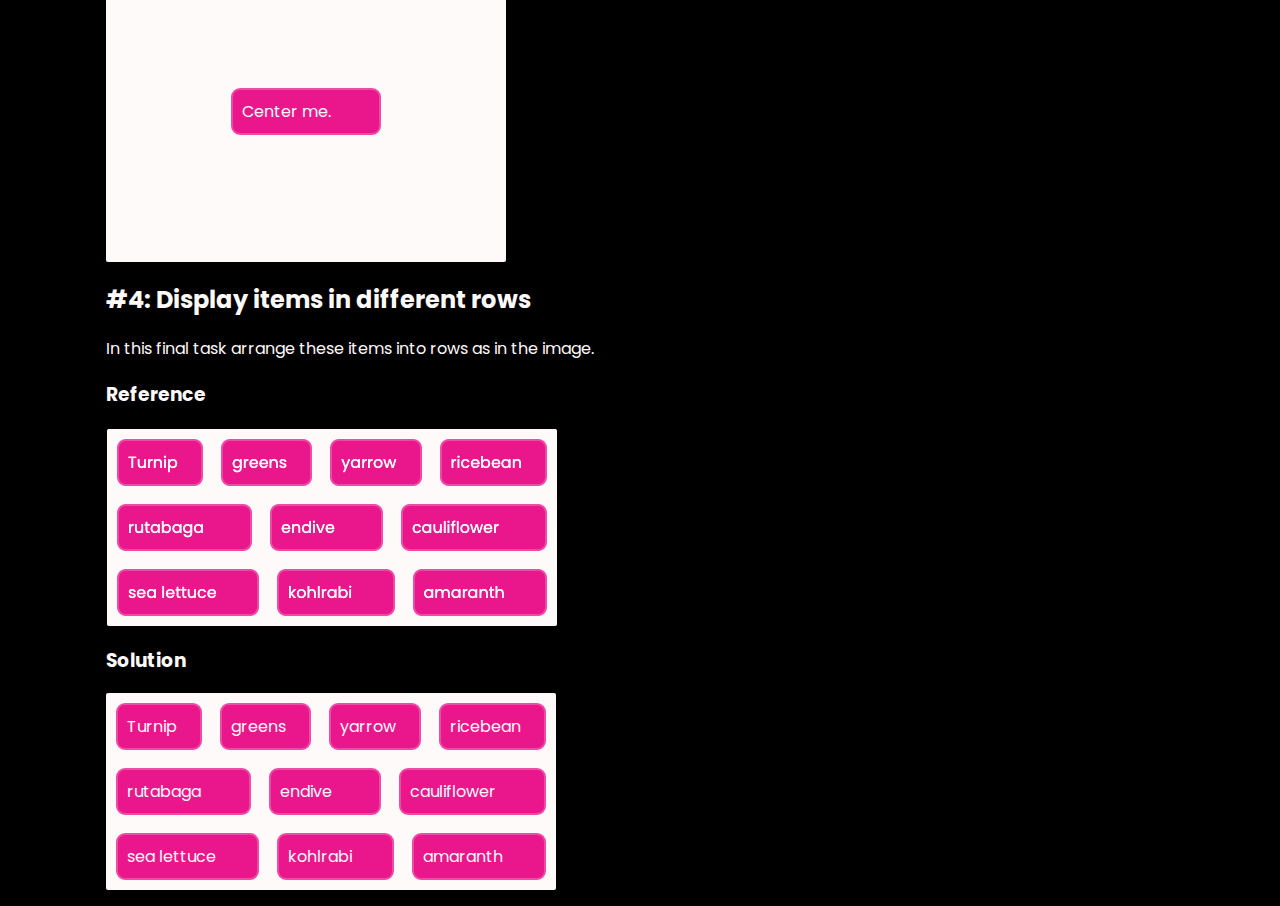
<file: Apr_15/flexbox-challenge/index.html>
<!DOCTYPE html>
<html lang="en">
<head>
	<meta charset="UTF-8">
	<meta http-equiv="X-UA-Compatible" content="IE=edge">
	<meta name="viewport" content="width=device-width, initial-scale=1.0">
	<title>FooCamp - Flexbox Challenges</title>
	<link rel="stylesheet" href="styles.css">
</head>
<body>
	<h1>FlexBox Challenges - &#60;FooCamp &#47;&#62;</h1>

	<!-- Challenge 1 -->
	<h2>#1: Navigation</h2>
	<p>These list items are the navigation for a site. They should be laid out as a row, with an equal amount of space between each item. The finished example should look like the image below.</p>
	<h3>Reference</h3>
	<div class="image-solution">
		<img src="assets/01-navigation.png" alt="Navigation">
	</div>
	<h3>Solution</h3>
	<section class="preview">
		<nav class="main-nav">
			<ul class="main-nav__links">
				<li>
					<a class="item main-nav__link" href="#">Home</a>
				</li>
				<li>
					<a class="item main-nav__link" href="#">About Us</a>
				</li>
				<li>
					<a class="item main-nav__link" href="#">Our Products</a>
				</li>
				<li>
					<a class="item main-nav__link" href="#">Contact Us</a>
				</li>
			</ul>
		</nav>
	</section>

	<!-- Challenge 2 -->
	<h2>#2: Items with same width</h2>
	<p>These list items are all different sizes, but we want them to be displayed as three equal sized columns, no matter what content is in each item.</p>
	<h3>Reference</h3>
	<div class="image-solution">
		<img src="assets/02-cards.png" alt="Cards">
	</div>
	<h3>Solution</h3>
	<section class="preview">
		<ul class="cards">
			<li class="item cards__item">I am small</li>
			<li class="item cards__item">I have more content than the very small item.</li>
			<li class="item cards__item">I have lots of content. So much content that I don't know where it is all going to go. I'm glad that CSS is pretty good at dealing with situations where we end up with more words than expected!</li>
		</ul>
	</section>

	<!-- Challenge 3 -->
	<h2>#3: Center item inside parent</h2>
	<p>There are two elements in the HTML below, a div with a class of ".parent" which contains another div with a class of ".child". Use Flexbox to center the child inside the parent.</p>
	<h3>Reference</h3>
	<div class="image-solution">
		<img src="assets/03-center.png" alt="Center">
	</div>
	<h3>Solution</h3>
	<section class="center preview">
		<div class="parent">
			<div class="item child">Center me.</div>
		</div>
	</section>

	<!-- Challenge 4 -->
	<h2>#4: Display items in different rows</h2>
	<p>In this final task arrange these items into rows as in the image.</p>
	<h3>Reference</h3>
	<div class="image-solution">
		<img src="assets/04-rows.png" alt="Rows">
	</div>
	<h3>Solution</h3>
	<section class="rows preview">
		<ul class="list">
			<li class="item list__item">Turnip</li>
			<li class="item list__item">greens</li>
			<li class="item list__item">yarrow</li>
			<li class="item list__item">ricebean</li>
			<li class="item list__item">rutabaga</li>
			<li class="item list__item">endive</li>
			<li class="item list__item">cauliflower</li>
			<li class="item list__item">sea lettuce</li>
			<li class="item list__item">kohlrabi</li>
			<li class="item list__item">amaranth</li>
		</ul>
	</section>
</body>
</html>
</file>
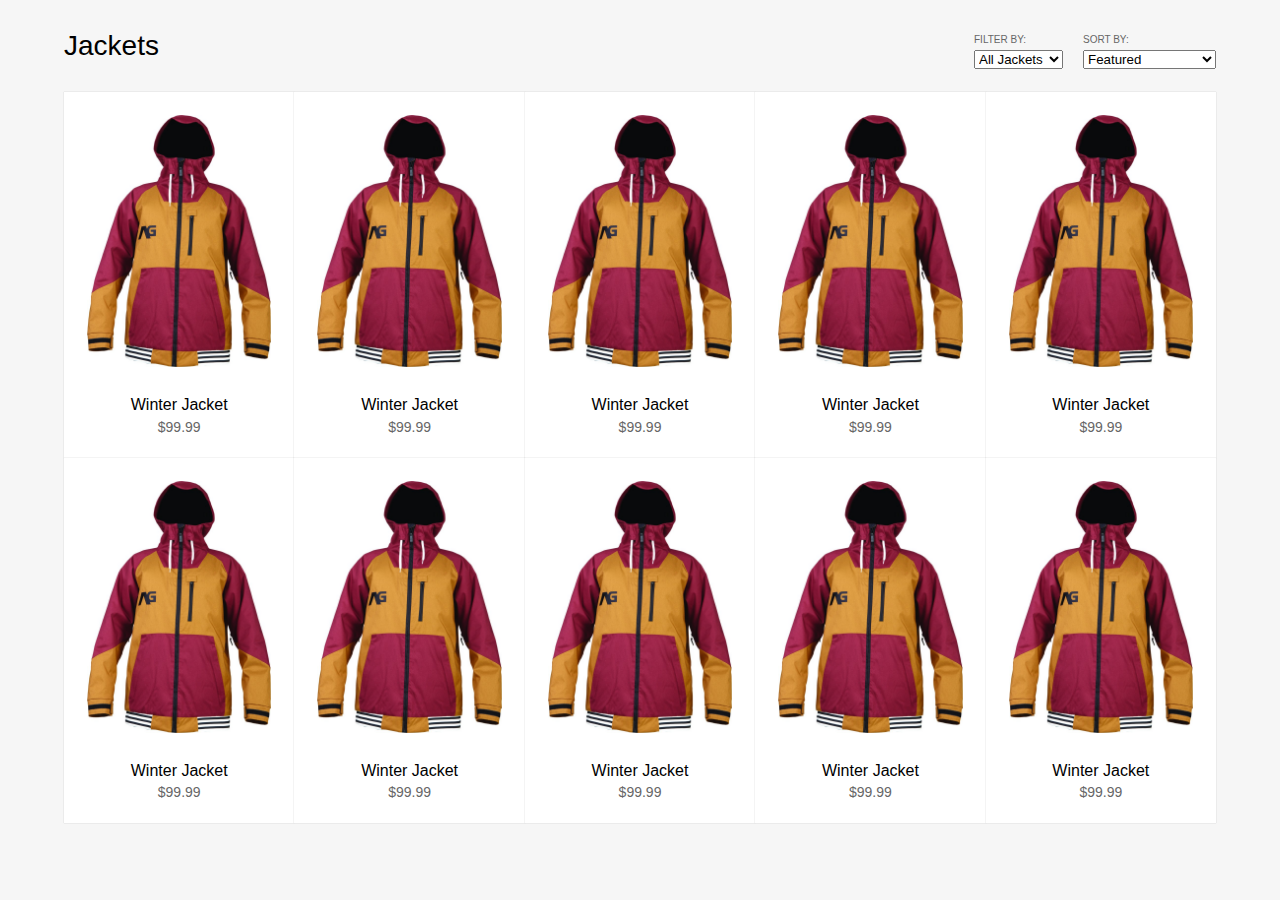
<file: Apr_19/responsive-example/index.html>
<!DOCTYPE html>
<html lang="en">
<head>
	<meta charset="UTF-8">
	<meta http-equiv="X-UA-Compatible" content="IE=edge">
	<meta name="viewport" content="width=device-width, initial-scale=1.0">
	<title>Responsive Design Example</title>
	<link rel="stylesheet" href="styles.css">
</head>
<body>
	<nav class="product-filter">
		<h1 class="product-filter__title">Jackets</h1>

		<div class="product-sort">
			<div class="product-sort__collection">
				<label class="product-sort__label">Filter by:</label>
				<select>
					<option value="/">All Jackets</option>
					<option value="/">2016</option>
					<option value="/">jacket</option>
					<option value="/">Jackets</option>
					<option value="/">layers</option>
					<option value="/">Obermeyer</option>
					<option value="/">Roxy</option>
					<option value="/">womens</option>
				</select>
			</div>

			<div class="product-sort__collection">
				<label class="product-sort__label">Sort by:</label>
				<select>
					<option value="/">Featured</option>
		      <option value="/">Best Selling</option>
		      <option value="/">Alphabetically, A-Z</option>
		      <option value="/">Alphabetically, Z-A</option>
		      <option value="/">Price, low to high</option>
		      <option value="/">Price, high to low</option>
		      <option value="/">Date, new to old</option>
		      <option value="/">Date, old to new</option>
				</select>
			</div>
		</div>
	</nav>

	<section class="products">
		<div class="product-card">
			<div class="product-image">
				<img src="assets/winter-jacket.jpeg" alt="Jacket">
			</div>
			<div class="product-info">
				<h5>Winter Jacket</h5>
				<h6>$99.99</h6>
			</div>
		</div>

		<div class="product-card">
			<div class="product-image">
				<img src="assets/winter-jacket.jpeg" alt="Jacket">
			</div>
			<div class="product-info">
				<h5>Winter Jacket</h5>
				<h6>$99.99</h6>
			</div>
		</div>

		<div class="product-card">
			<div class="product-image">
				<img src="assets/winter-jacket.jpeg" alt="Jacket">
			</div>
			<div class="product-info">
				<h5>Winter Jacket</h5>
				<h6>$99.99</h6>
			</div>
		</div>

		<div class="product-card">
			<div class="product-image">
				<img src="assets/winter-jacket.jpeg" alt="Jacket">
			</div>
			<div class="product-info">
				<h5>Winter Jacket</h5>
				<h6>$99.99</h6>
			</div>
		</div>

		<div class="product-card">
			<div class="product-image">
				<img src="assets/winter-jacket.jpeg" alt="Jacket">
			</div>
			<div class="product-info">
				<h5>Winter Jacket</h5>
				<h6>$99.99</h6>
			</div>
		</div>

		<div class="product-card">
			<div class="product-image">
				<img src="assets/winter-jacket.jpeg" alt="Jacket">
			</div>
			<div class="product-info">
				<h5>Winter Jacket</h5>
				<h6>$99.99</h6>
			</div>
		</div>

		<div class="product-card">
			<div class="product-image">
				<img src="assets/winter-jacket.jpeg" alt="Jacket">
			</div>
			<div class="product-info">
				<h5>Winter Jacket</h5>
				<h6>$99.99</h6>
			</div>
		</div>

		<div class="product-card">
			<div class="product-image">
				<img src="assets/winter-jacket.jpeg" alt="Jacket">
			</div>
			<div class="product-info">
				<h5>Winter Jacket</h5>
				<h6>$99.99</h6>
			</div>
		</div>

		<div class="product-card">
			<div class="product-image">
				<img src="assets/winter-jacket.jpeg" alt="Jacket">
			</div>
			<div class="product-info">
				<h5>Winter Jacket</h5>
				<h6>$99.99</h6>
			</div>
		</div>

		<div class="product-card">
			<div class="product-image">
				<img src="assets/winter-jacket.jpeg" alt="Jacket">
			</div>
			<div class="product-info">
				<h5>Winter Jacket</h5>
				<h6>$99.99</h6>
			</div>
		</div>
	</section>
</body>
</html>
</file>
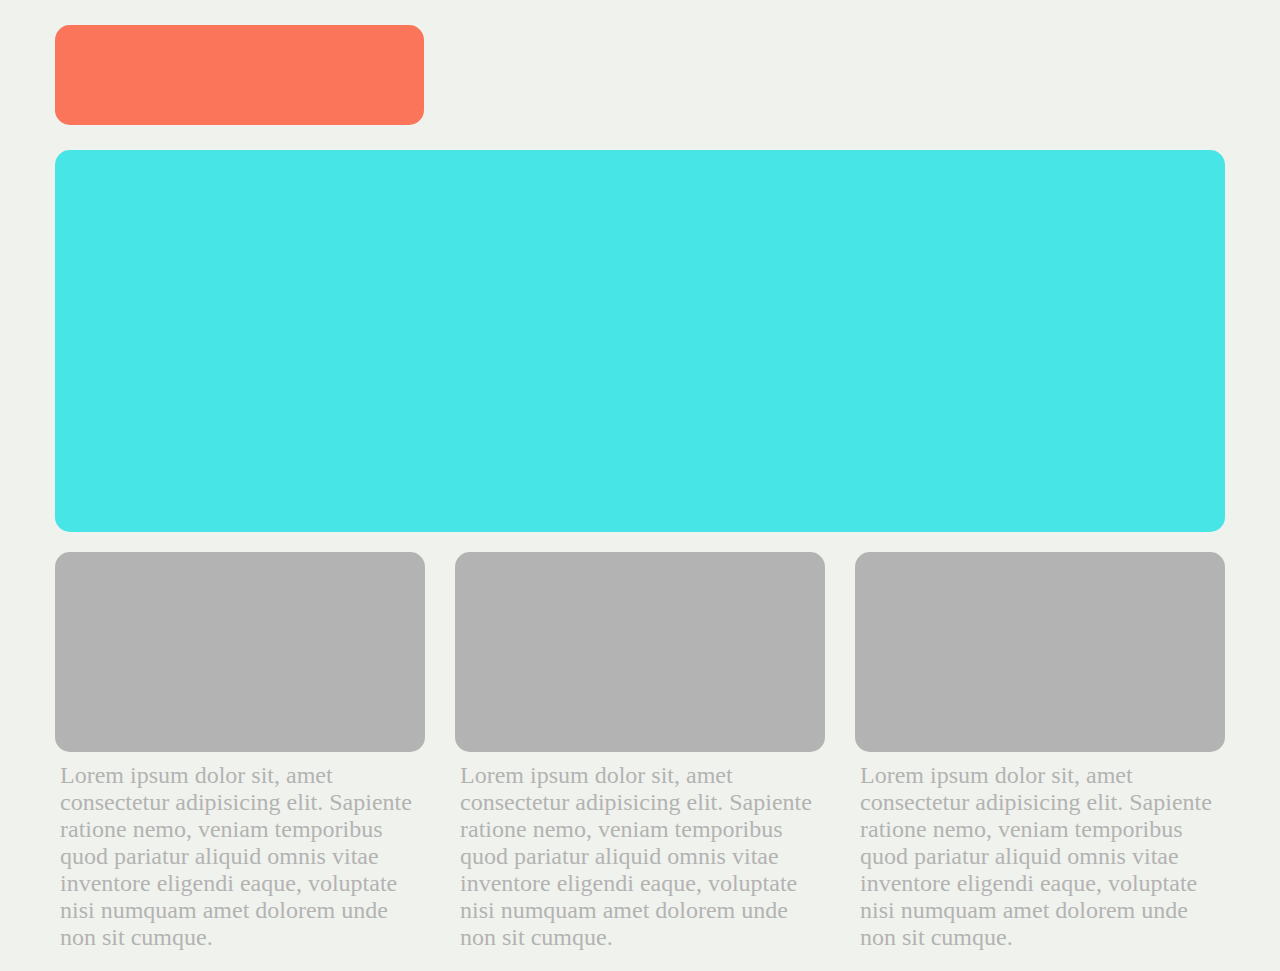
<file: Apr_29/reto/index.html>
<!DOCTYPE html>
<html lang="en">
<head>
    <meta charset="UTF-8">
    <meta http-equiv="X-UA-Compatible" content="IE=edge">
    <meta name="viewport" content="width=device-width, initial-scale=1.0">
    <link rel="stylesheet" href="css/style.css">
    <title>Mobile First</title>
</head>
<body>
    <header class="logo">
    </header>
    <section class="hero">
    </section>
    <div class="articles">
        <article class="article__item">
            <div class="article__image"></div>
            <p class="article__text">Lorem ipsum dolor sit, amet consectetur adipisicing elit. 
                Sapiente ratione nemo, veniam temporibus quod pariatur aliquid omnis vitae inventore eligendi eaque, 
                voluptate nisi numquam amet dolorem unde non sit cumque.
            </p>
        </article>
        <article class="article__item">
            <div class="article__image"></div>
            <p class="article__text">Lorem ipsum dolor sit, amet consectetur adipisicing elit. 
                Sapiente ratione nemo, veniam temporibus quod pariatur aliquid omnis vitae inventore eligendi eaque, 
                voluptate nisi numquam amet dolorem unde non sit cumque.
            </p>
        </article>
        <article class="article__item">
            <div class="article__image"></div>
            <p class="article__text">Lorem ipsum dolor sit, amet consectetur adipisicing elit. 
                Sapiente ratione nemo, veniam temporibus quod pariatur aliquid omnis vitae inventore eligendi eaque, 
                voluptate nisi numquam amet dolorem unde non sit cumque.
            </p>
        </article>
    </div>
    


    
</body>
</html>
</file>
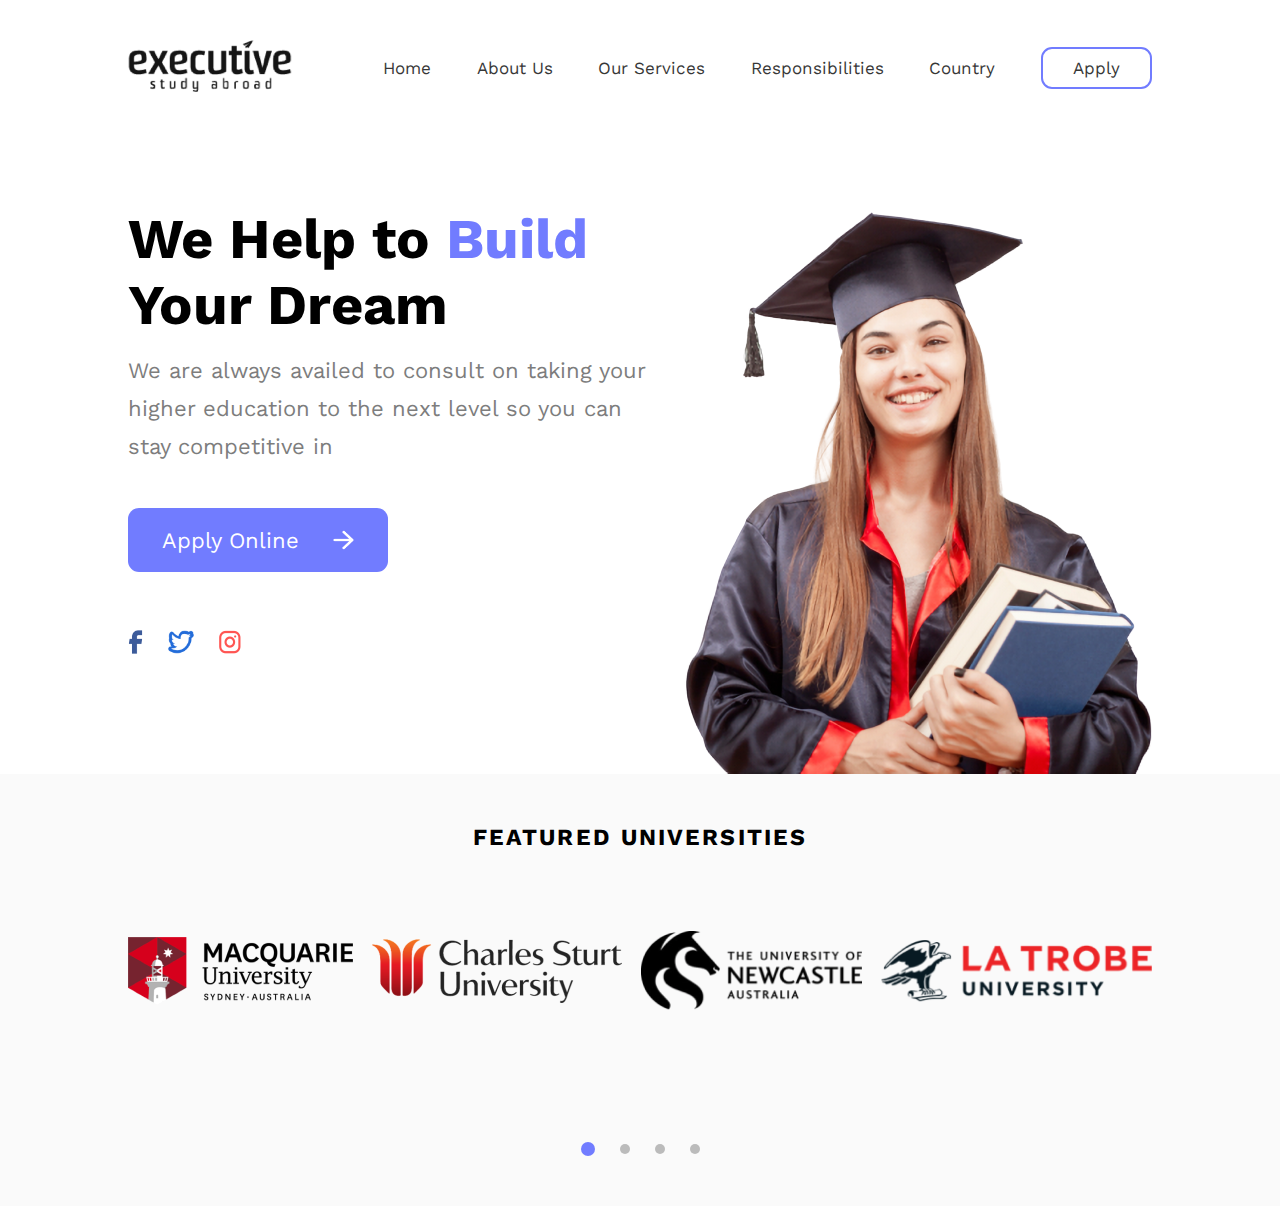
<file: Challenge HTML+CSS/challenge-html-css/index.html>
<!DOCTYPE html>
<html lang="en">
<head>
    <meta charset="UTF-8">
    <meta http-equiv="X-UA-Compatible" content="IE=edge">
    <meta name="viewport" content="width=device-width, initial-scale=1.0">
    <link rel="stylesheet" href="css/styles.css">
    <title>Document</title>
</head>
<body>
    <header>
        <nav class="main-nav max-bound">
            <ul class="main-nav__list">
                <li class="main-nav__list-item"> 
                    <img src="assets/logo-blue.png" alt="logo" class="list-item__logo">                   
                </li>
                <li class="main-nav__list-item">
                    <a href="" class="list-item__link small-hidden">Home</a>
                </li>
                <li class="main-nav__list-item">
                    <a href="" class="list-item__link small-hidden">About Us</a>
                </li>
                <li class="main-nav__list-item">
                    <a href="" class="list-item__link small-hidden">Our Services</a>
                </li>
                <li class="main-nav__list-item">
                    <a href="" class="list-item__link small-hidden">Responsibilities</a>
                </li>
                <li class="main-nav__list-item">
                    <a href="" class="list-item__link small-hidden">Country</a>
                </li>   
                <li class="main-nav__list-item">
                    <button class="list-item__button small-hidden">Apply</button>
                </li> 
                <li class="main-nav__list-item large-hidden"> 
                    <img src="assets/menu-icon.png" alt="menu" class="list-item__menu">                   
                </li>            
            </ul>            
        </nav>
    </header>
    <main class="main-container">
        <section class="hero max-bound">
            <h1 class="hero__headline-1">We Help to <span class="headline-1--accent">Build</span><br>Your Dream
            </h1>
            <p class="hero__paragraph">We are always availed to consult on taking your
                higher education to the next level so you can stay competitive in
            </p>
            <button type="button" class="button__call-to-action">Apply Online
                <img src="assets/arrow-light.png" alt="" class="button__image">
            </button>            
            <div class="hero__social-media">
                <img src="assets/facebook.png" alt="" class="facebook--icon">
                <img src="assets/twitter.png" alt="" class="twitter--icon">
                <img src="assets/instagram.png" alt="" class="instagram--icon">
            </div>
            <div class="hero__image-container">
                <img src="assets/hero-image.png" alt="hero-image" class="hero__image small-hidden">
            </div>            
        </section>

        <section class="featured-section max-bound">
            <h2 class="featured__headline-2">FEATURED UNIVERSITIES</h2>
            <div class="featured__carousel">                
                <div class="featured__university-item">
                    <img src="assets/macquarie-university.png" alt="macquarie-university" class="university-image--macquarie">
                </div>
                <div class="featured__university-item">
                    <img src="assets/charles-university.png" alt="charles-university" class="university-image--charles">
                </div>
                <div class="featured__university-item">
                    <img src="assets/newcastle-university.png" alt="newcastle-university" class="university-image--newcastle">
                </div>
                <div class="featured__university-item">
                    <img src="assets/trobe-university.png" alt="trobe-university" class="university-image--trobe">
                </div>                
            </div>  
            <div class="carousel__buttons small-hidden">
                <button class="carousel__button carousel__button--active"></button>
                <button class="carousel__button"></button>
                <button class="carousel__button"></button>
                <button class="carousel__button"></button>
            </div>          
        </section>
    </main>    
</body>
</html>
</file>
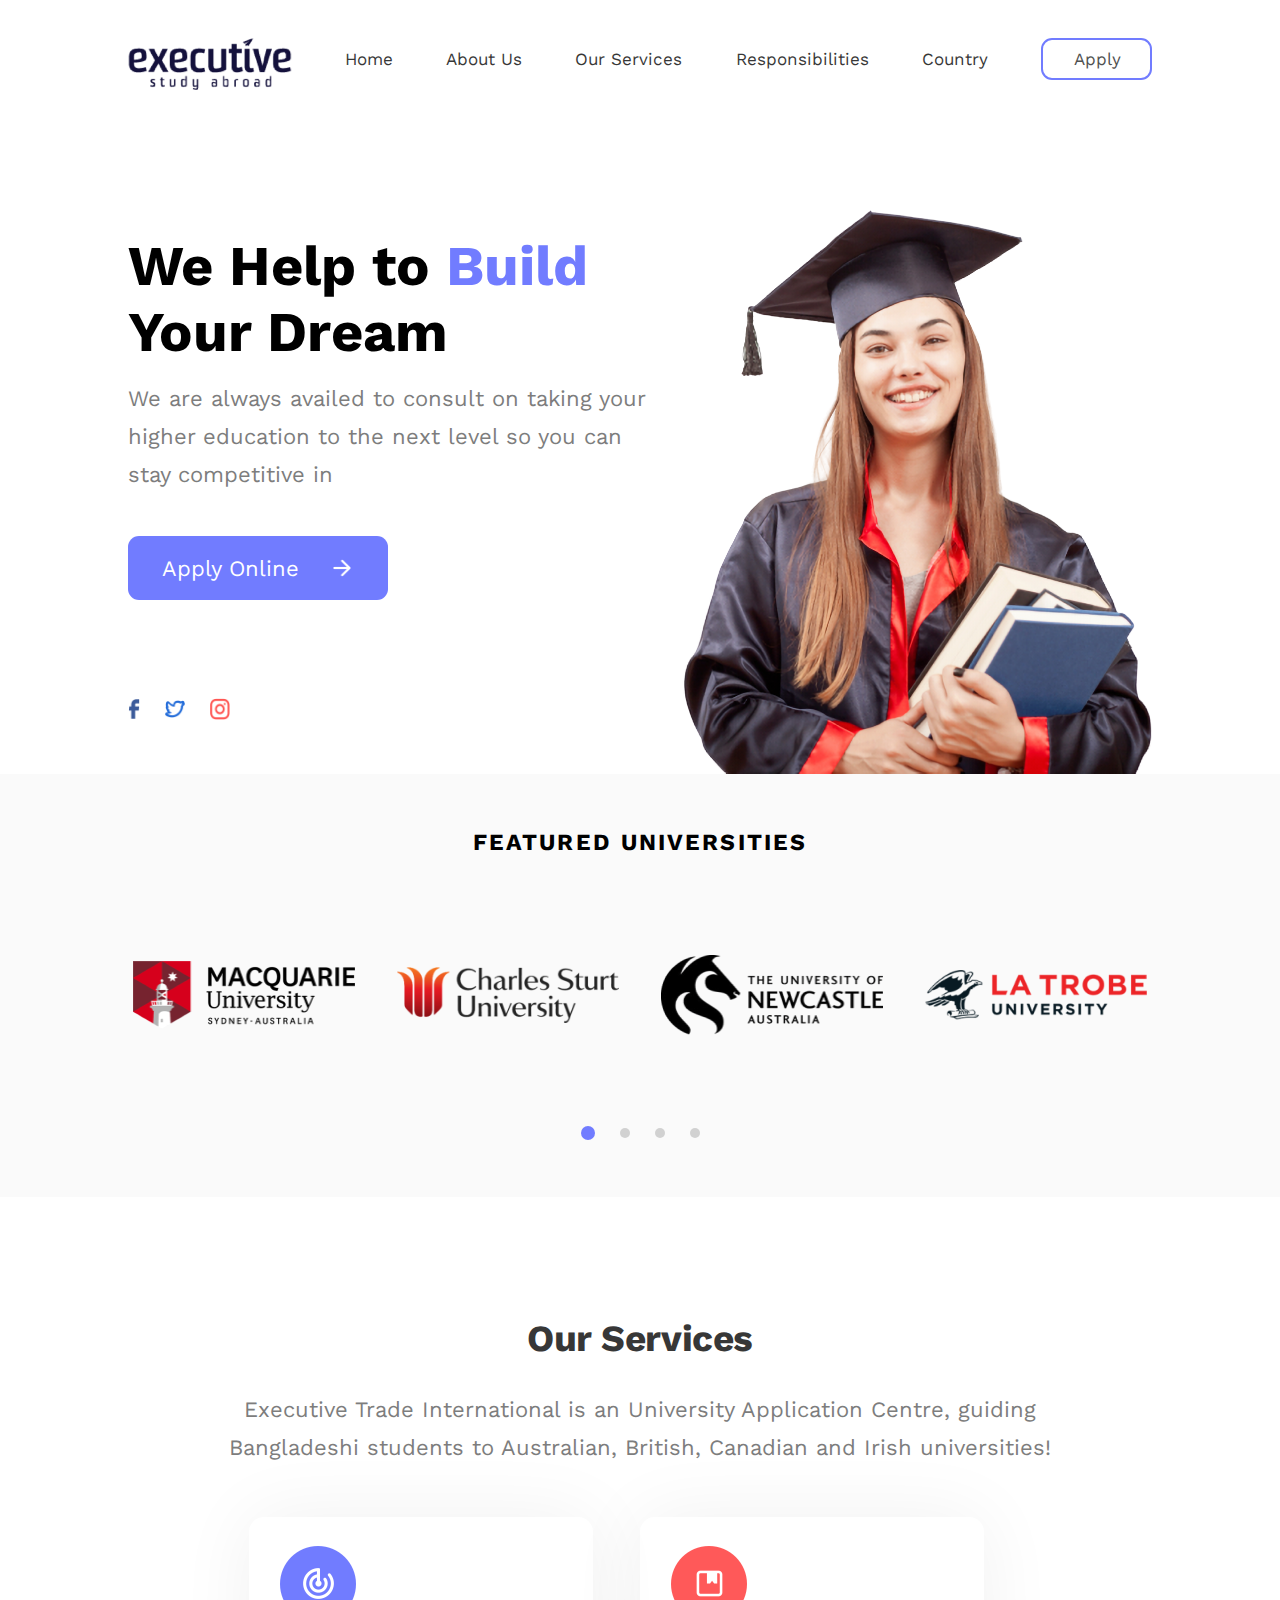
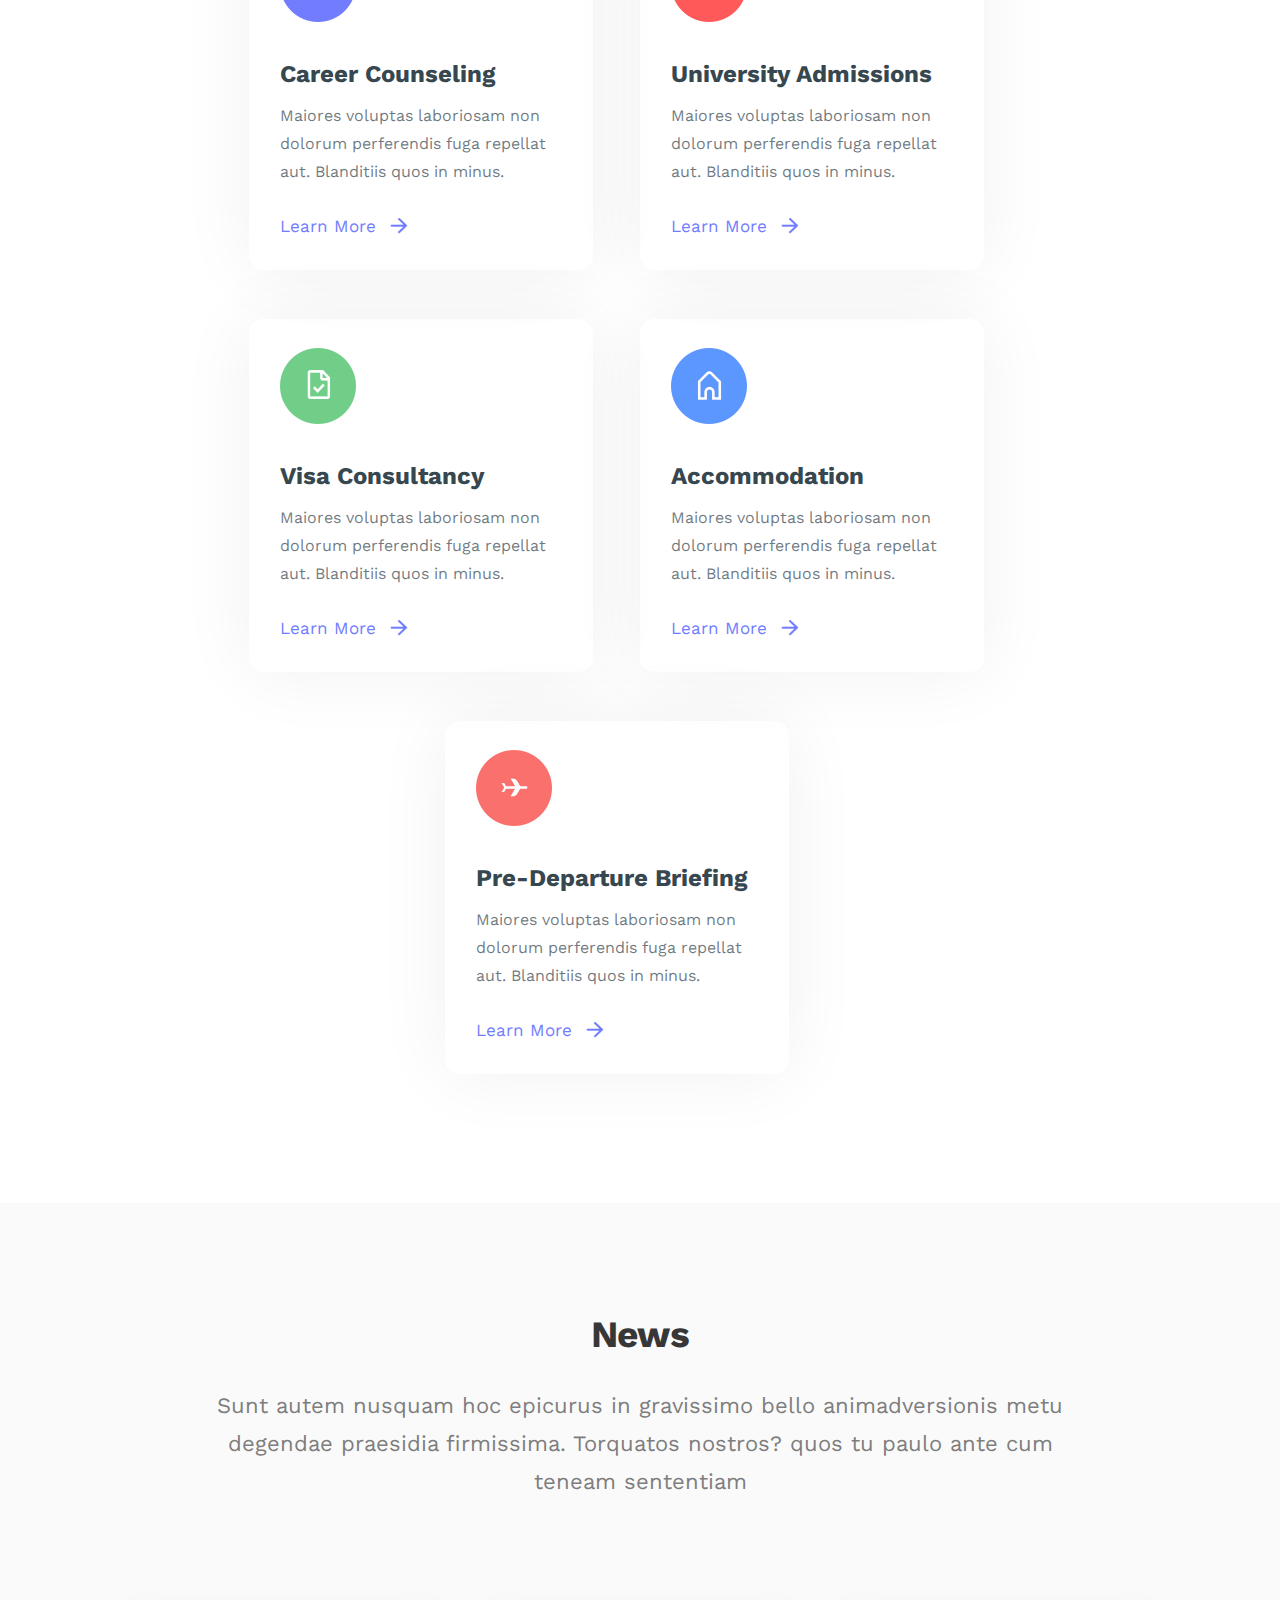
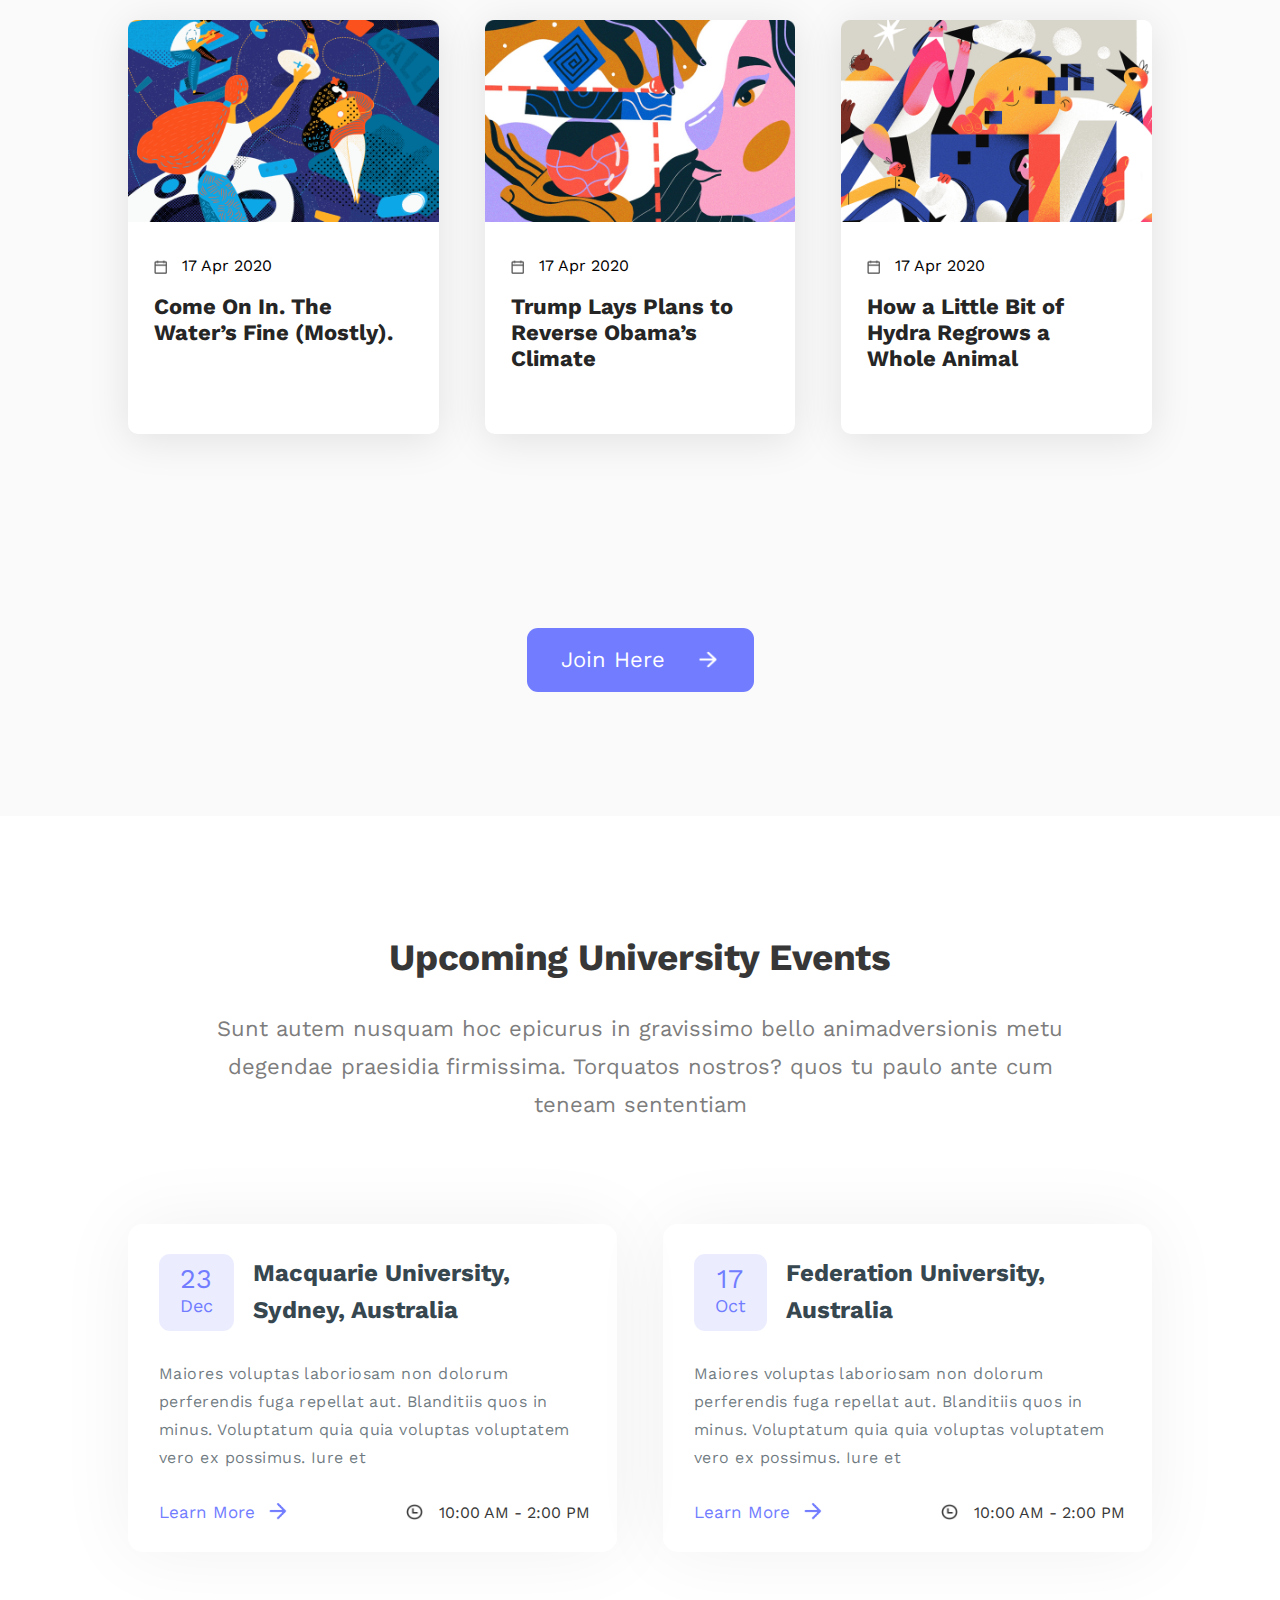
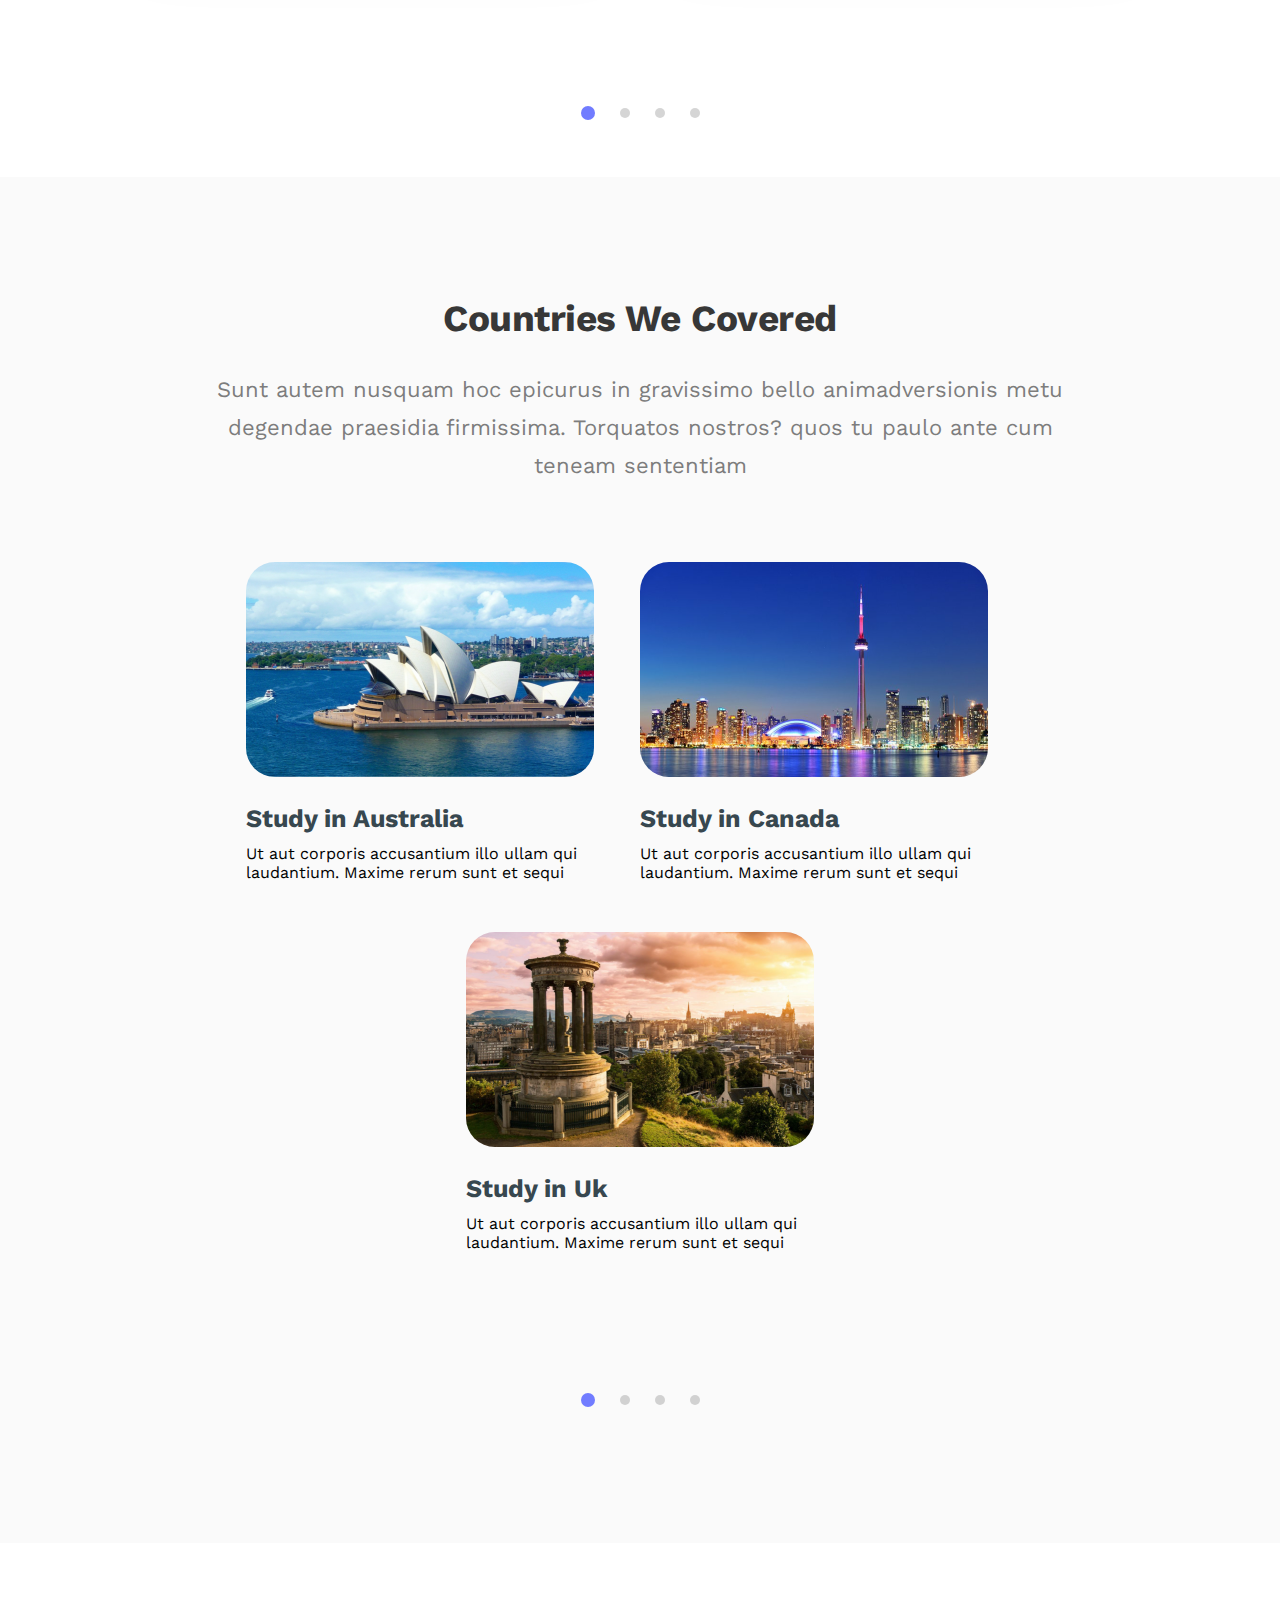
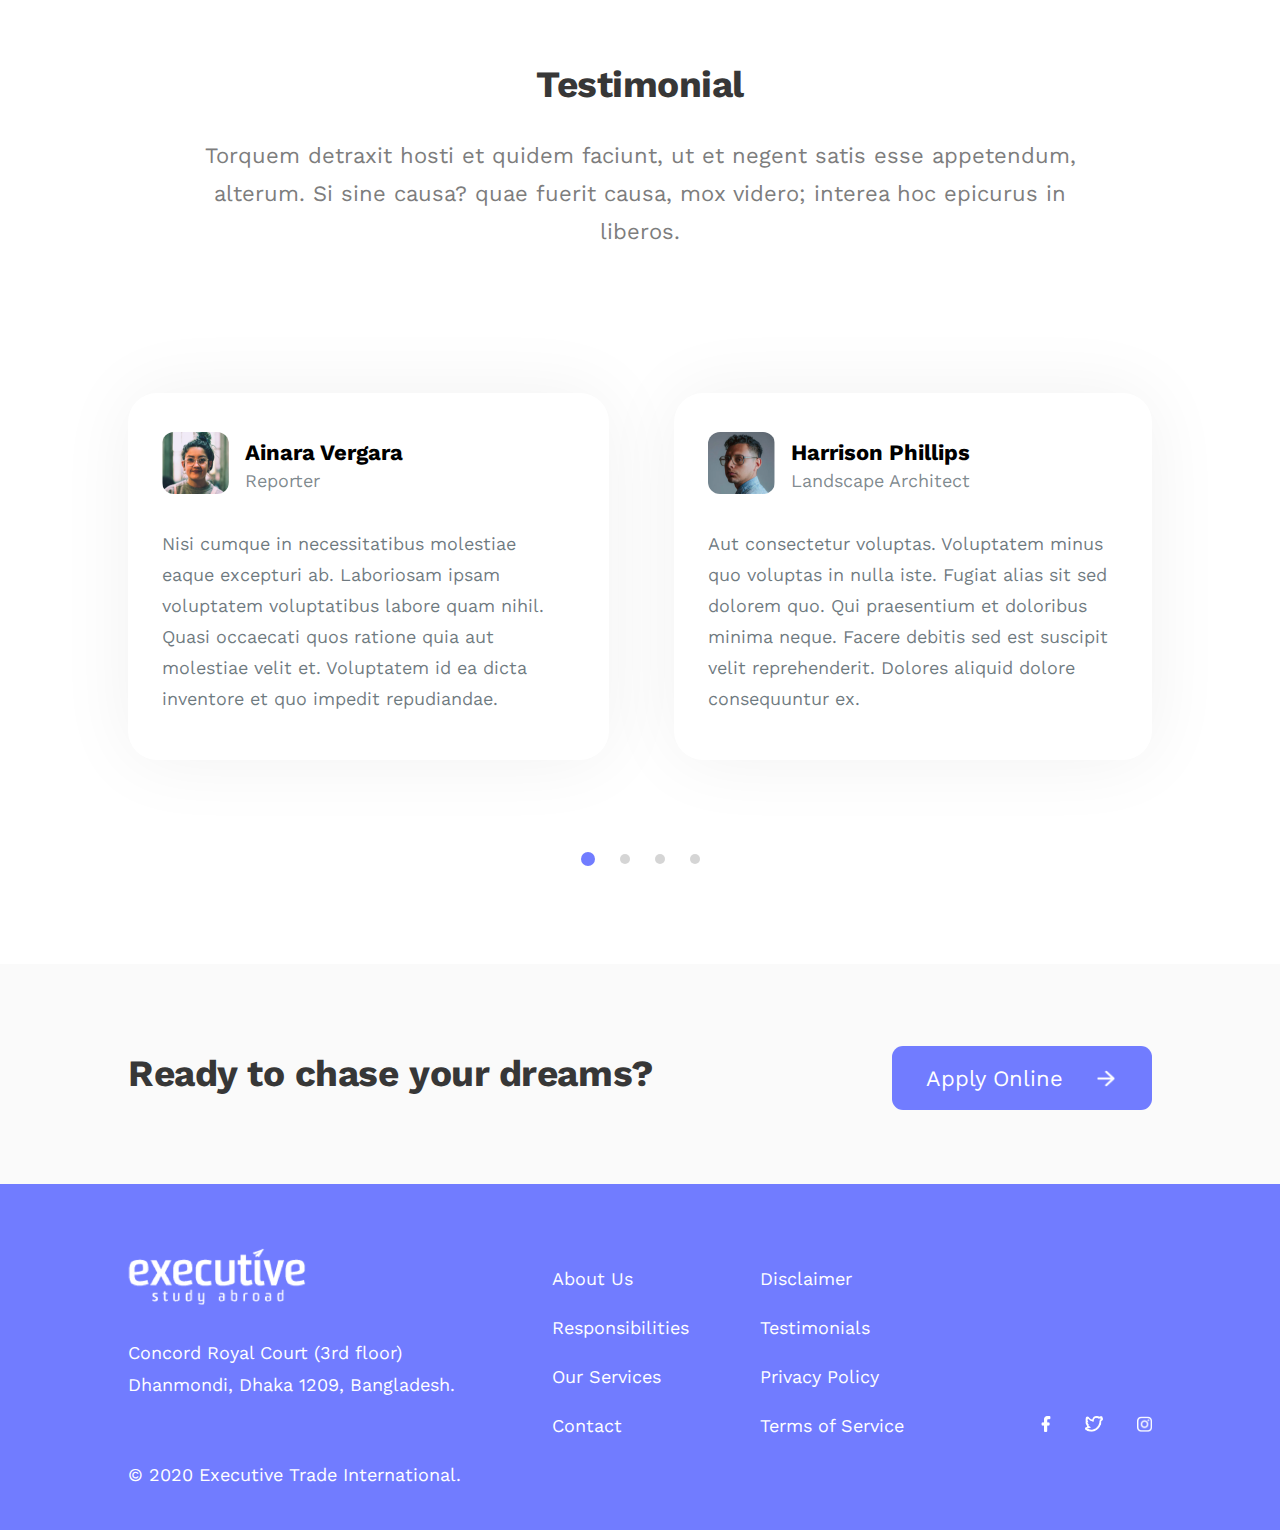
<file: Challenge_HTML_CSS/challenge-html-css/index.html>
<!DOCTYPE html>
<html lang="en">
<head>
    <meta charset="UTF-8">
    <meta http-equiv="X-UA-Compatible" content="IE=edge">
    <meta name="viewport" content="width=device-width, initial-scale=1.0">
    <link rel="stylesheet" href="css/styles.css">
    <title>Document</title>
</head>
<body>
    <header>
        <nav class="main-nav max-bound">
            <div class="main-nav__logo"> 
                <img src="assets/logo-blue.png" alt="logo">                   
            </div>
            <ul class="main-nav__list small-hidden">                
                <li class="main-nav__item">
                    <a href="" class="list-item__link">Home</a>
                </li>
                <li class="main-nav__item">
                    <a href="" class="list-item__link">About Us</a>
                </li>
                <li class="main-nav__item">
                    <a href="" class="list-item__link">Our Services</a>
                </li>
                <li class="main-nav__item">
                    <a href="" class="list-item__link">Responsibilities</a>
                </li>
                <li class="main-nav__item">
                    <a href="" class="list-item__link">Country</a>
                </li>   
                <li class="main-nav__item">
                    <button class="button-calltoaction">Apply</button>
                </li>                            
            </ul>
            <div class="main-nav__menu large-hidden"> 
                <img src="assets/menu-icon.png" alt="menu">                   
            </div>             
        </nav>
    </header>
    <main class="main-container">
        <section class="hero max-bound">
            <h1 class="hero__title">We Help to <span class="hero--accent">Build</span><br>Your Dream
            </h1>
            <p class="hero__paragraph">We are always availed to consult on taking your
                higher education to the next level so you can stay competitive in
            </p>
            <button type="button" class="button-calltoaction">Apply Online
                <img src="assets/arrow-light.png">
            </button>            
            <div class="hero__social-media">
                <img src="assets/facebook.png" alt="" class="facebook--icon">
                <img src="assets/twitter.png" alt="" class="twitter--icon">
                <img src="assets/instagram.png" alt="" class="instagram--icon">
            </div>
            <div class="hero__image-container small-hidden">
                <img src="assets/hero-image.png" alt="hero-image">
            </div>            
        </section>

        <section class="featured section-container max-bound">
            <h2 class="featured__title">FEATURED UNIVERSITIES</h2>
            <div class="featured__carousel">                
                <div class="featured__image">
                    <img src="assets/macquarie-university.png" alt="macquarie-university">
                </div>
                <div class="featured__image">
                    <img src="assets/charles-university.png" alt="charles-university">
                </div>
                <div class="featured__image">
                    <img src="assets/newcastle-university.png" alt="newcastle-university">
                </div>
                <div class="featured__image">
                    <img src="assets/trobe-university.png" alt="trobe-university">
                </div>                
            </div>  
            <div class="controls small-hidden">
                <button class="controls__button button--active"></button>
                <button class="controls__button"></button>
                <button class="controls__button"></button>
                <button class="controls__button"></button>
            </div>          
        </section>
        <!-- services  -->
        <section class="services section-container max-bound">
            <h2 class="section__title">Our Services</h2>
            <p class="section__description">
                Executive Trade International is an University Application Centre, 
                guiding Bangladeshi students to Australian, British, Canadian and 
                Irish universities!
            </p> 
            <div class="cards-container">
                <div class="services__card">
                    <div class="services__logo">
                        <img src="assets/track-icon.png" alt="">
                    </div> 
                    <div class="services__text-container">                         
                        <h2 class="services__title">Career Counseling</h2>
                        <p class="services__description">
                            Maiores voluptas laboriosam non 
                            dolorum perferendis fuga repellat aut. 
                            Blanditiis quos in minus.
                        </p>
                        <button type="button" class="button-calltoaction">Learn More
                            <img src="assets/arrow-dark.png">
                        </button>                        
                    </div>                                     
                </div>

                <div class="services__card">
                    <div class="services__logo">
                        <img src="assets/album-icon.png" alt="">
                    </div> 
                    <div class="services__text-container">                         
                        <h2 class="services__title">University Admissions</h2>
                        <p class="services__description">
                            Maiores voluptas laboriosam non 
                            dolorum perferendis fuga repellat aut. 
                            Blanditiis quos in minus.
                        </p>
                        <button type="button" class="button-calltoaction">Learn More
                            <img src="assets/arrow-dark.png">
                        </button>                        
                    </div>                                     
                </div>

                <div class="services__card">
                    <div class="services__logo">
                        <img src="assets/check-icon.png" alt="">
                    </div> 
                    <div class="services__text-container">                         
                        <h2 class="services__title">Visa Consultancy</h2>
                        <p class="services__description">
                            Maiores voluptas laboriosam non 
                            dolorum perferendis fuga repellat aut. 
                            Blanditiis quos in minus.
                        </p>
                        <button type="button" class="button-calltoaction">Learn More
                            <img src="assets/arrow-dark.png">
                        </button>                        
                    </div>                                     
                </div>

                <div class="services__card">
                    <div class="services__logo">
                        <img src="assets/home-icon.png" alt="">
                    </div> 
                    <div class="services__text-container">                         
                        <h2 class="services__title">Accommodation</h2>
                        <p class="services__description">
                            Maiores voluptas laboriosam non 
                            dolorum perferendis fuga repellat aut. 
                            Blanditiis quos in minus.
                        </p>
                        <button type="button" class="button-calltoaction">Learn More
                            <img src="assets/arrow-dark.png">
                        </button>                        
                    </div>                                     
                </div>

                <div class="services__card">
                    <div class="services__logo">
                        <img src="assets/plane-icon.png" alt="">
                    </div> 
                    <div class="services__text-container">                         
                        <h2 class="services__title">Pre-Departure Briefing</h2>
                        <p class="services__description">
                            Maiores voluptas laboriosam non 
                            dolorum perferendis fuga repellat aut. 
                            Blanditiis quos in minus.
                        </p>
                        <button type="button" class="button-calltoaction">Learn More
                            <img src="assets/arrow-dark.png">
                        </button>                        
                    </div>                                     
                </div>
            </div>
        </section>
        <!-- news  -->
        <section class="news section-container max-bound">
            <h2 class="section__title">News</h2>
            <p class="section__description">
                Sunt autem nusquam hoc epicurus in gravissimo bello 
                animadversionis metu degendae praesidia firmissima. 
                Torquatos nostros? quos tu paulo ante cum teneam 
                sententiam
            </p>
            <div class="cards-container">
                <div class="news__card">
                    <div class="news__image">
                        <img src="assets/blog-1.png" alt="">
                        <div class="news__text">
                            <div class="news__date">
                                <img src="assets/schedule-icon.png" alt="">
                                <p>17 Apr 2020</p>
                            </div>
                            <h2 class="news__title">
                                Come On In. 
                                The Water’s Fine (Mostly).
                            </h2>
                        </div>                        
                    </div>
                </div>
                <div class="news__card">
                    <div class="news__image">
                        <img src="assets/blog-2.png" alt="">
                        <div class="news__text">
                            <div class="news__date">
                                <img src="assets/schedule-icon.png" alt="">
                                <p>17 Apr 2020</p>
                            </div>
                            <h2 class="news__title">
                                Trump Lays Plans to 
                                Reverse Obama’s Climate
                            </h2>
                        </div>                        
                    </div>
                </div>
                <div class="news__card">
                    <div class="news__image">
                        <img src="assets/blog-3.png" alt="">
                        <div class="news__text">
                            <div class="news__date">
                                <img src="assets/schedule-icon.png" alt="">
                                <p>17 Apr 2020</p>
                            </div>
                            <h2 class="news__title">
                                How a Little Bit of Hydra 
                                Regrows a Whole Animal
                            </h2>
                        </div>                        
                    </div>
                </div>
            </div>
            <button type="button" class="button-calltoaction">Join Here
                <img src="assets/arrow-light.png">
            </button> 
        </section> 
        <!-- events  -->
        <section class="events section-container max-bound">
            <h2 class="section__title">Upcoming University Events</h2>
            <p class="section__description">
                Sunt autem nusquam hoc epicurus in gravissimo bello 
                animadversionis metu degendae praesidia firmissima. 
                Torquatos nostros? quos tu paulo ante cum teneam sententiam
            </p>
            <div class="cards-container">
                <div class="events__card">
                    <div class="events__card-head">
                        <div class="events__date">
                            <p class="day">23</p>
                            <p class="month">Dec</p>
                        </div>
                        <h2 class="events__title">
                            Macquarie University, Sydney, Australia
                        </h2>
                    </div>
                    <p class="events__description">
                        Maiores voluptas laboriosam non dolorum perferendis 
                        fuga repellat aut. Blanditiis quos in minus. 
                        Voluptatum quia quia voluptas voluptatem vero ex possimus. 
                        Iure et
                    </p>
                    <div class="events__card-bottom">
                        <button type="button" class="button-calltoaction">Learn More
                            <img src="assets/arrow-dark.png">
                        </button> 
                        <div class="events__time">
                            <img src="assets/clock-icon.png" alt="">
                            <p>10:00 AM - 2:00 PM</p>
                        </div>
                    </div>                    
                </div>  
                <div class="events__card">
                    <div class="events__card-head">
                        <div class="events__date">
                            <p class="day">17</p>
                            <p class="month">Oct</p>
                        </div>
                        <h2 class="events__title">
                            Federation University, Australia
                        </h2>
                    </div>
                    <p class="events__description">
                        Maiores voluptas laboriosam non dolorum perferendis 
                        fuga repellat aut. Blanditiis quos in minus. 
                        Voluptatum quia quia voluptas voluptatem vero ex possimus. 
                        Iure et
                    </p>
                    <div class="events__card-bottom">
                        <button type="button" class="button-calltoaction">Learn More
                            <img src="assets/arrow-dark.png">
                        </button> 
                        <div class="events__time">
                            <img src="assets/clock-icon.png" alt="">
                            <p>10:00 AM - 2:00 PM</p>
                        </div>
                    </div>                    
                </div>                  
            </div>
            <div class="controls small-hidden">
                <button class="controls__button button--active"></button>
                <button class="controls__button"></button>
                <button class="controls__button"></button>
                <button class="controls__button"></button>
            </div> 
        </section>
        <!-- coverage  -->
        <section class="coverage section-container max-bound">
            <h2 class="section__title">Countries We Covered</h2>
            <p class="section__description">
                Sunt autem nusquam hoc epicurus in gravissimo bello 
                animadversionis metu degendae praesidia firmissima. 
                Torquatos nostros? quos tu paulo ante cum teneam sententiam
            </p>
            <div class="cards-container">
                <div class="coverage__card">
                    <img class="coverage__image" src="assets/australia.png" alt="">
                    <h2 class="coverage__title">Study in Australia</h2>
                    <p class="coverage__description">
                        Ut aut corporis accusantium illo ullam qui 
                        laudantium. Maxime rerum sunt et sequi
                    </p>
                </div>
                <div class="coverage__card">
                    <img class="coverage__image" src="assets/canada.png" alt="">
                    <h2 class="coverage__title">Study in Canada</h2>
                    <p class="coverage__description">
                        Ut aut corporis accusantium illo ullam qui 
                        laudantium. Maxime rerum sunt et sequi
                    </p>
                </div>
                <div class="coverage__card">
                    <img class="coverage__image" src="assets/uk.png" alt="">
                    <h2 class="coverage__title">Study in Uk</h2>
                    <p class="coverage__description">
                        Ut aut corporis accusantium illo ullam qui 
                        laudantium. Maxime rerum sunt et sequi
                    </p>
                </div>
            </div>
            <div class="controls small-hidden">
                <button class="controls__button button--active"></button>
                <button class="controls__button"></button>
                <button class="controls__button"></button>
                <button class="controls__button"></button>
            </div> 
        </section>
        <!-- testimonial  -->
        <section class="testimonial section-container max-bound">
            <h2 class="section__title">Testimonial</h2>
            <p class="section__description">
                Torquem detraxit hosti et quidem faciunt, 
                ut et negent satis esse appetendum, alterum. 
                Si sine causa? quae fuerit causa, mox videro; 
                interea hoc epicurus in liberos.
            </p>
            <div class="cards-container">
                <div class="testimonial__card">
                    <div class="testimonial__person">
                        <div class="testimonial__image">
                            <img src="assets/avatar-1.png" alt="avatar">
                        </div>
                        <div class="text-container">
                            <h3 class="testimonial__name">Ainara Vergara</h3>
                            <p class="testimonial__profession">Reporter</p>
                        </div>                        
                    </div>
                    <p class="testimonial__paragraph">
                        Nisi cumque in necessitatibus molestiae eaque excepturi ab. 
                        Laboriosam ipsam voluptatem voluptatibus labore quam nihil. 
                        Quasi occaecati quos ratione quia aut molestiae velit et. 
                        Voluptatem id ea dicta inventore et quo impedit repudiandae.
                    </p>
                </div>

                <div class="testimonial__card">
                    <div class="testimonial__person">
                        <div class="testimonial__image">
                            <img src="assets/avatar-2.png" alt="avatar">
                        </div>
                        <div class="text-container">
                            <h3 class="testimonial__name">Harrison Phillips</h3>
                            <p class="testimonial__profession">Landscape Architect</p>
                        </div> 
                    </div>
                    <p class="testimonial__paragraph">
                        Aut consectetur voluptas. 
                        Voluptatem minus quo voluptas in nulla iste. 
                        Fugiat alias sit sed dolorem quo. Qui praesentium et doloribus minima neque. 
                        Facere debitis sed est suscipit velit reprehenderit. 
                        Dolores aliquid dolore consequuntur ex.
                    </p>
                </div>
            </div>            
            <div class="controls small-hidden">
                <button class="controls__button button--active"></button>
                <button class="controls__button"></button>
                <button class="controls__button"></button>
                <button class="controls__button"></button>
            </div>
        </section>
        <!-- call-to-action  -->
        <section class="call-to-action max-bound">
            <h2 class="section__title">Ready to chase your dreams?</h2>
            <button type="button" class="button-calltoaction">Apply Online
                <img src="assets/arrow-light.png">
            </button>  
        </section>               
    </main>  
    <footer class="footer max-bound">
        <div class="footer__logo"> 
            <img src="assets/logo-white.png" alt="logo">                   
        </div>
        <p class="footer__address">
            Concord Royal Court (3rd floor)<br>
            Dhanmondi, Dhaka 1209, Bangladesh.
        </p>            
        <ul class="footer__menu">
            <li class="footer__menu-item"><a href="">About Us</a></li>
            <li class="footer__menu-item"><a href="">Responsibilities</a></li>
            <li class="footer__menu-item"><a href="">Our Services</a></li>
            <li class="footer__menu-item"><a href="">Contact</a></li>
            <li class="footer__menu-item"><a href="">Disclaimer</a></li>
            <li class="footer__menu-item"><a href="">Testimonials</a></li>
            <li class="footer__menu-item"><a href="">Privacy Policy</a></li>
            <li class="footer__menu-item"><a href="">Terms of Service</a></li>
        </ul>
        <div class="footer__social-media">
            <img src="assets/facebook-white.png" alt="">
            <img src="assets/twitter-white.png" alt="">
            <img src="assets/instagram-white.png" alt="">
        </div>
        <p class="footer__copyright">
            © 2020 Executive Trade International. 
        </p>
    </footer>  
</body>
</html>
</file>
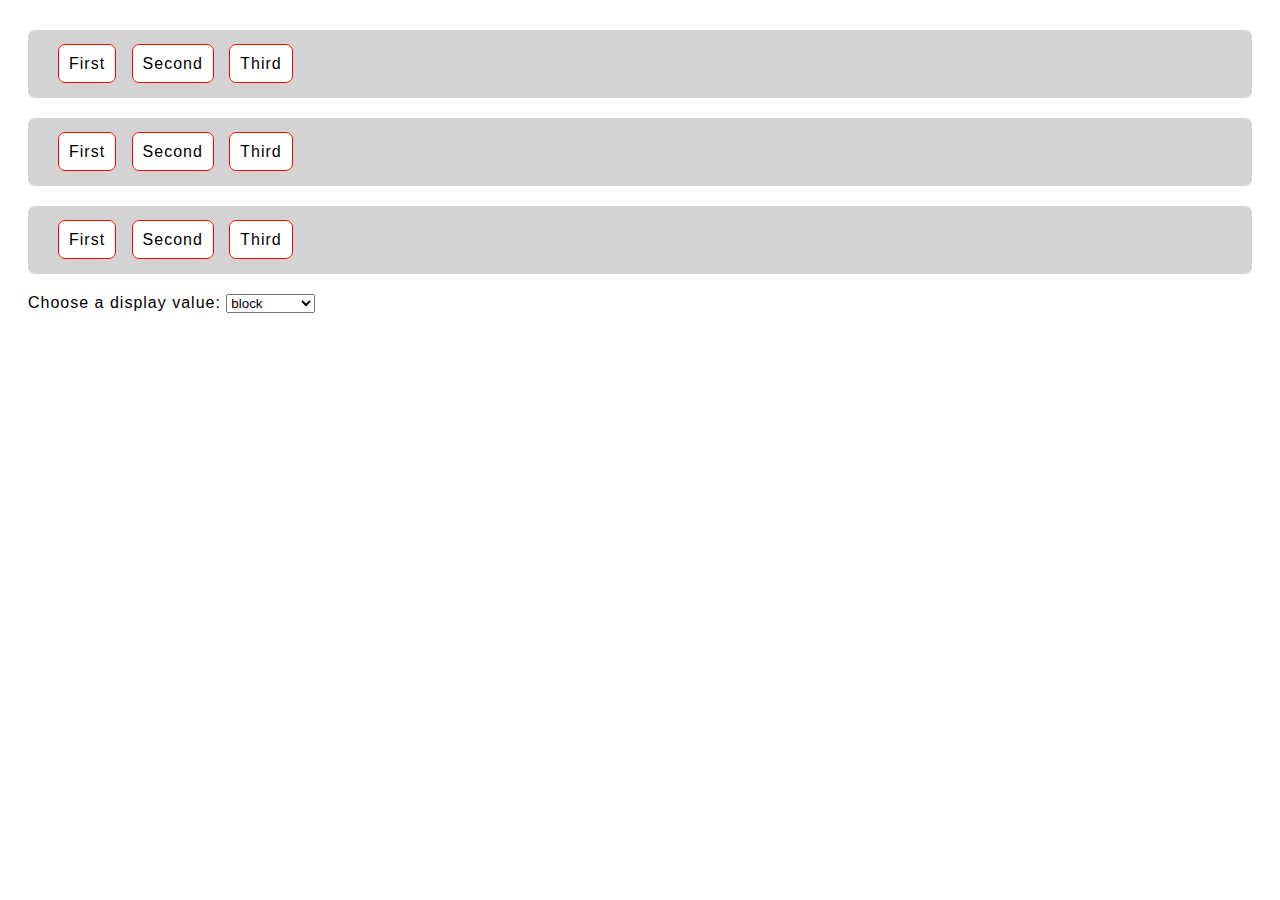
<file: Apr_08/display-example.html>
<!DOCTYPE html>
<html lang="en">
	<head>
		<meta charset="UTF-8">
		<title></title>
		<link rel="stylesheet" href="./display-example.css">
	</head>
	<body>
		<article class="container">
			<span>First</span>
			<span>Second</span>
			<span>Third</span>
		</article>

		<article class="container">
			<!-- Lorem impsum dolor sit amet -->
			<span>First</span>
			<!-- Lorem impsum dolor sit amet -->
			<span>Second</span>
			<!-- Lorem impsum dolor sit amet -->
			<span>Third</span>
			<!-- Lorem impsum dolor sit amet -->
		</article>

		<article class="container">
			<span>First</span>
			<span>Second</span>
			<span>Third</span>
		</article>

		<div>
			<label for="display">Choose a display value:</label>
			<select id="display">
				<option selected>block</option>
				<option>inline</option>
				<option>inline-block</option>
				<option>none</option>
				<option>flex</option>
				<option>inline-flex</option>
				<option>grid</option>
				<option>inline-grid</option>
				<option>table</option>
				<option>list-item</option>
			</select>
		</div>
		<script src="./display-example.js" type="text/javascript"></script>
	</body>
</html>
</file>
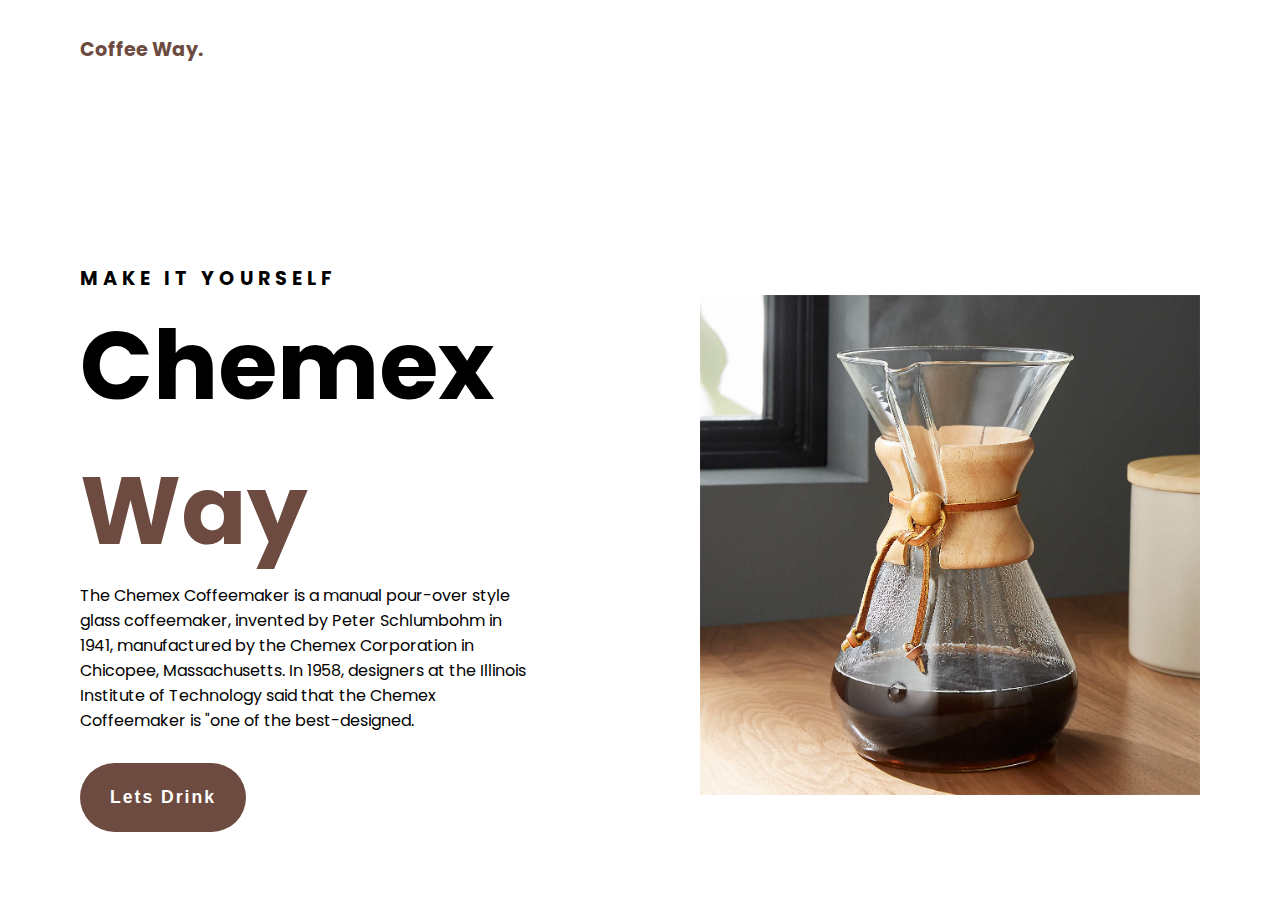
<file: ArlonyDiaz/Chemex.html>
<!DOCTYPE html>
<html>
    <head>
        <meta charset="utf-8">
        <title>Chemex</title>
        <link rel="stylesheet" type="text/css" href="css/styles.css">
        <link rel="preconnect" href="https://fonts.gstatic.com">
        <link rel="preconnect" href="https://fonts.gstatic.com">
        <link rel="preconnect" href="https://fonts.gstatic.com">
        <link href="https://fonts.googleapis.com/css2?family=Poppins:wght@400;500;700&display=swap" rel="stylesheet"></head>
    <body>
        <h4 class="title">Coffee Way.</h4>
        <section class="flex-container">
            <article class="content" style="flex-basis: 700px;">
                <h5 id="makeIt">MAKE IT YOURSELF</h5>

                <span id="chemex">Chemex</span><span id="way"> Way</span>
                
                <p>The Chemex Coffeemaker is a manual pour-over style glass coffeemaker, invented by 
                    Peter Schlumbohm in 1941, manufactured by the Chemex Corporation in Chicopee, 
                    Massachusetts. In 1958, designers at the Illinois Institute of Technology said that the 
                    Chemex Coffeemaker is "one of the best-designed.
                </p>

                <button class="button" onclick="myFunction()">Lets Drink </button>
            </article>
            <article class="content">
                <img src="images/coffee-maker.jpg" alt="Italian Alps" width="500" height="500"> 
            </article>
        </section>  
        <script>
            function myFunction() {
              document.querySelector("#way").style.color = "brown";
            }
        </script>
    </body>
</html>
</file>
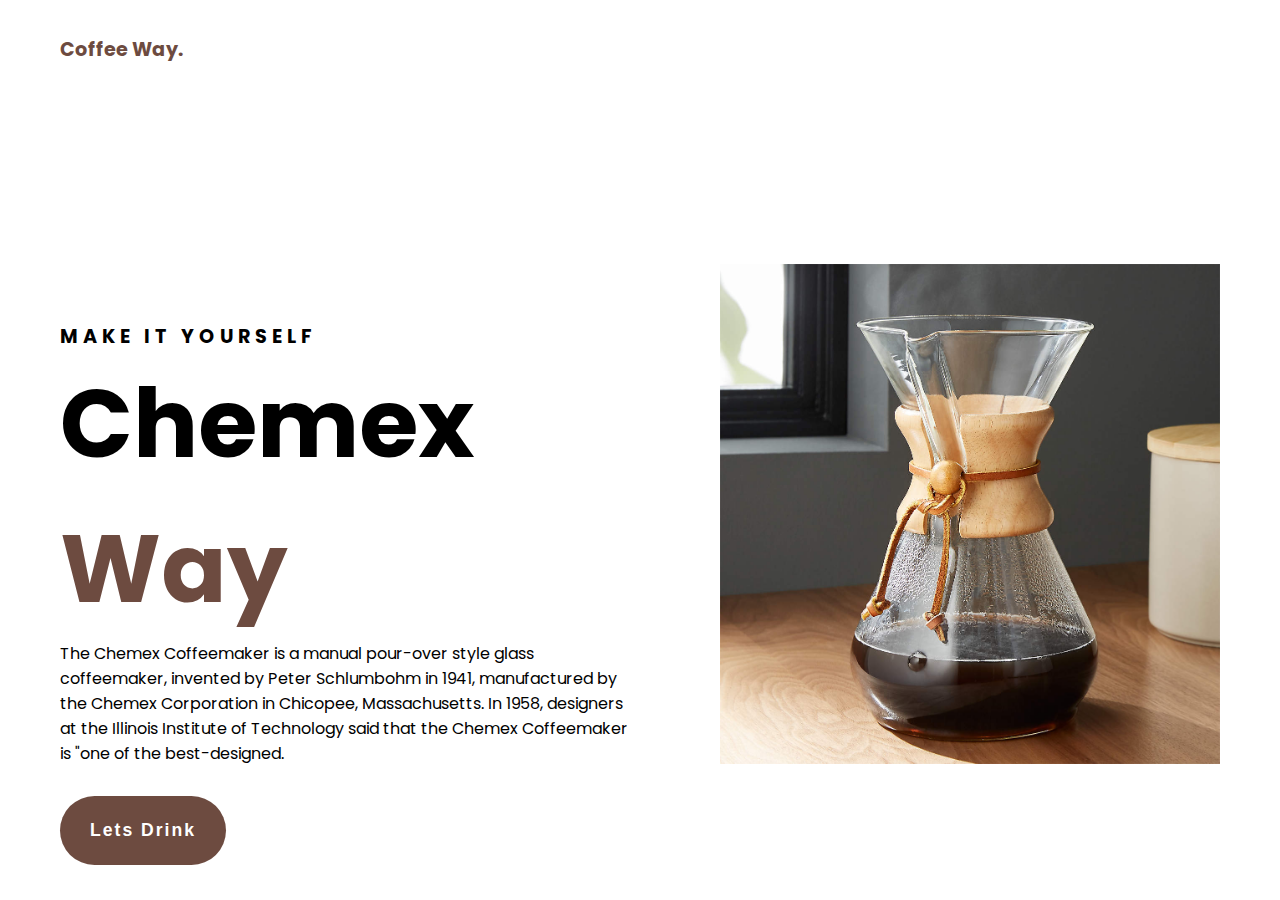
<file: Chemex_01/Chemex.html>
<!DOCTYPE html>
<html>
    <head>
        <meta charset="utf-8">
        <title>Chemex</title>
        <link rel="stylesheet" type="text/css" href="css/styles.css">
        <link rel="preconnect" href="https://fonts.gstatic.com">
        <link rel="preconnect" href="https://fonts.gstatic.com">
        <link rel="preconnect" href="https://fonts.gstatic.com">
        <link href="https://fonts.googleapis.com/css2?family=Poppins:wght@400;500;700&display=swap" rel="stylesheet"></head>
    <body>
        <h4 class="title">Coffee Way.</h4>
        <section class="container">
            <article class="content">
                <h5 id="makeIt">MAKE IT YOURSELF</h5>

                <span id="chemex">Chemex</span><span id="way"> Way</span>
                
                <p>The Chemex Coffeemaker is a manual pour-over style glass coffeemaker, invented by 
                    Peter Schlumbohm in 1941, manufactured by the Chemex Corporation in Chicopee, 
                    Massachusetts. In 1958, designers at the Illinois Institute of Technology said that the 
                    Chemex Coffeemaker is "one of the best-designed.
                </p>

                <button class="button" onclick="myFunction()">Lets Drink </button>
            </article>
            <article class="content">
                <img src="images/coffee-maker.jpg" alt="Italian Alps" width="500" height="500"> 
            </article>
        </section>  
        <script>
            function myFunction() {
              document.querySelector("#way").style.color = "brown";
            }
        </script>
    </body>
</html>
</file>
<file: Apr_05/accordion_practice.css>
body {
	margin: 0;
	padding: 0;
	font-size: 16px;
	line-height: 1.8em;
	background-color: white;
	font-family: 'Montserrat', sans-serif;
	/* box-sizing: border-box; */
}

button {
	font-family: 'Montserrat', sans-serif;
	background-color: lightseagreen;
}

.acc__container {
	width: 100%;
}

.acc__list1 {
	width: 600px;
	margin: 100px auto;
	padding: 0;
	list-style-type: none;
}
.acc__button1{
	width: 100%;
	height: 45px;
	border-style: solid;
	border-color:green;
	border-radius: 5px;
	font-size: 18px;
	color: rgb(223, 236, 236);
	cursor: pointer;
	padding: 0;
}
.acc__list2{
	background-color: rgb(223, 236, 236);
	padding: 0 20px 0 20px;
}
.acc__item2{
	font-family: 'Montserrat', 'sans-serif';
	list-style-type: none;	
	margin: 0;
	padding: 10px 0 10px 0;

}

/*
- width
- height
- margin
- padding
- box-sizing
- font-size
- line-height
- background-color
- color
- font-family
- list-style-type
- border
- border-radius
- cursor
*/

/* Add this when enabling javascript */
.acc__list2 { 
	display: none;
	overflow: hidden;
 }
</file>
<file: Apr_26/css/style.css>
*{
    margin: 0;
    padding: 0;
}
body{
    margin: 0 auto;
    max-width: 1200px;
    font-family: 'Source Sans Pro', sans-serif;
}
.hero{
    display: flex;    
    align-items: center;
    justify-content: center;
    position: relative;
}
.hero__image__container{
    display: flex;
    flex: 1;
}
.hero__image {
    max-width: 100%;
    filter: brightness(50%);
}
.hero__text{
    display: flex;
    flex-flow: column wrap;
    align-items: center;
    position: absolute;
    padding-bottom: 20px;
}
.hero__title{
    font-family: 'Roboto Slab', serif;
    font-size: 70px;
    color: white;
    padding-bottom: 10px;
}
.hero__description{
    font-size: 28px;
    font-weight: 600;
    color: white;
}
.cardsContainer{
    display: flex;
    flex-flow: row wrap;
    margin: 60px;
}
.card{
    display: flex;
    flex-direction: column;
    align-items: center;
    flex: 1 0 30.5%;
    border: 1px solid rgb(210,210,210);
    border-radius: 5px;
    margin: 0 1.3% 4% 1.3%;
}
.card__title{ 
    font-family: 'Roboto Slab', serif;
    margin: -6px 0 0 0;
    padding: 0 15px;
    text-align: center;
    background-color: white;
}
.title--green{
    color: rgb(37, 182, 85);
}
.title--blue{
    color: rgb(1, 141, 200);
}
.title--red{
    color: rgb(231, 75, 60);
}
.title--darkblue{
    color: rgb(53, 74, 95);
}
.card__brand{
    text-align: center;
    font-weight: 600;
    font-size: 35px;
    margin: 10px 0;
    padding: 0 20px;
}
.card__description{
    margin: 0 40px;
    text-align: center; 
    flex: 1;  
}
.card__button{
    margin: 20px 0;
    padding: 8px 0;
    width: 110px;
    border: none;
    border-radius: 2px;
    font-size: 14px;
}
.button--green{
    color: white;
    background-color: rgb(37, 182, 85);
}
.button--blue{
    color: white;
    background-color: rgb(1, 141, 200);
}
.button--red{
    color: white;
    background-color: rgb(231, 75, 60);
}
.button--darkblue{
    color: white;
    background-color: rgb(53, 74, 95);
}
</file>
<file: Mar_29/css/style.css>
*{
    margin: 0;
    font-family: Arial, Helvetica, sans-serif;
}
header{
    background-color: #333;
    padding: 30px;
}

body{
    background-color: #08585C;
}
h1{
    font-weight: 100;
    font-size: 5em;
    color: #fff;
}
h2{
    font-weight: 700;
    font-size: 1.5em;
    color: #fff;
    background-color: #f49731;
    text-align: center;
    width: 200px;
    padding: 10px 0;
}
p{
    color: white;
    padding: 0px 0px 30px 0px;
}
ul, ol{
    margin: 20px;
}
li{
    color: yellow;
}
.dotted{
    border-style: dotted;
    border-color: #f49731;
    border-width: 10px;
    
    padding: 20px;
}
main{
    padding: 20px 30px;
}
</file>
<file: Apr_12/flexbox-foocamp/style.css>
@import url("https://fonts.googleapis.com/css2?family=Poppins:wght@300;400&display=swap");

* {
  box-sizing: border-box;
}

body {
  background-color: black;
  font-family: "Poppins", sans-serif;
  color: white;

  max-width: 1100px;
  margin: 0 auto;
  padding: 16px;
}

.flex {
  padding-bottom: 20px;
  margin-bottom: 20px;
}

.container {
  background-color: snow;
  height: 200px;
  border-radius: 4px;
	padding: 1px;
}

.item {
  width: 40px;
  height: 40px;
  border-radius: 4px;
  box-shadow: 0px 2px 4px rgba(0, 0, 0, 0.25);
  background-color: #EA178C;
  text-align: center;
}

.sm {
  width: 20px;
}

.lg {
  width: 80px;
}

.stretch {
	width: auto;
	height: auto;
	margin-right: 5px;
	padding: 5px;
	text-align: left;
}

.stretch:last-child {
	margin-right: 0;
}

.lg-text {
	font-size: 30px;
}

/* ---Start: Parent Properties--- */
/**
* Display
*/

/* Display: flex */
.flex-1 .option-1 .container {
	/* Insert code here */
	display: flex;
	margin-bottom: 10px;
}

/* Display: inline-flex */
.flex-1 .option-2 .container {
	/* Insert code here */
	display: inline-flex;
	margin-right: 10px;
}

/* ============================ */
/**
* Flex Direction
*/

.flex-2 .container {
  display: flex;
}

/* Flex Direction: row */
.flex-2 .option-1 .container {
	/* Insert code here */
	flex-direction: row;
}

/* Flex Direction: row-reverse */
.flex-2 .option-2 .container {
	/* Insert code here */
	flex-direction: row-reverse;
}

/* Flex Direction: column */
.flex-2 .option-3 .container {
	/* Insert code here */
	flex-direction: column;
}

/* Flex Direction: column-reverse */
.flex-2 .option-4 .container {
	/* Insert code here */
	flex-direction: column-reverse;
}

/* ============================ */
/**
* Flex Wrap
*/

.flex-3 .container {
  display: flex;
}

/* Flex Wrap: nowrap */
.flex-3 .option-1 .container {
	/* Insert code here */
	flex-wrap: nowrap;
}

/* Flex Wrap: wrap */
.flex-3 .option-2 .container {
	/* Insert code here */
	flex-wrap: wrap;
}

/* Flex Wrap: wrap-reverse */
.flex-3 .option-3 .container {
	/* Insert code here */
	flex-wrap: wrap-reverse;
}

/* ============================ */
/**
* Flex Flow: <flex-direction> || <flex-wrap>
*/

.flex-4 .container {
  display: flex;
	/* Insert code here */
	flex-flow: column wrap;
}

/* ============================ */
/**
* Justify Content
*/

.flex-5 .container {
	display: flex;
}

/* Justify Content: Flex-start */
.flex-5 .option-1 .container {
	/* Insert code here */
	justify-content: flex-start;
}

/* Justify Content: Flex-end */
.flex-5 .option-2 .container {
	/* Insert code here */
	justify-content: flex-end;
}

/* Justify Content: Center */
.flex-5 .option-3 .container {
	/* Insert code here */
	justify-content: center;
}

/* Justify Content: Space-between */
.flex-5 .option-4 .container {
	/* Insert code here */
	justify-content: space-between;
}

/* Justify Content: Space-around */
.flex-5 .option-5 .container {
	/* Insert code here */
	justify-content: space-around;
}

/* Justify Content: Space-evenly */
.flex-5 .option-6 .container {
	/* Insert code here */
	justify-content: space-evenly;
}

/* ============================ */
/**
* Align Items
*/

.flex-6 .container {
	display: flex;
}

/* Align Items: Stretch */
.flex-6 .option-1 .container {
	/* Insert code here */
	align-items: stretch;
}

/* Align Items: Flex-start */
.flex-6 .option-2 .container {
	/* Insert code here */
	align-items: flex-start;
}

/* Align Items: Flex-end */
.flex-6 .option-3 .container {
	/* Insert code here */
	align-items: flex-end;
}

/* Align Items: Center */
.flex-6 .option-4 .container {
	/* Insert code here */
	align-items: center;
}

/* Align Items: Baseline */
.flex-6 .option-5 .container {
	/* Insert code here */

align-items: baseline;
}

/* ============================ */
/**
* Align Content
*/

.flex-7 .container {
	display: flex;
	flex-flow: row wrap;
}

.flex-7 .item {
	width: 40%;
	height: auto;
	margin-bottom: 10px;
	margin-right: 10px;
}

/* Align Content: Flex-start */
.flex-7 .option-1 .container {
	/* Insert code here */
	align-content: flex-start;
}

/* Align Content: Flex-end */
.flex-7 .option-2 .container {
	/* Insert code here */
	align-content: flex-end;
}

/* Align Content: Center */
.flex-7 .option-3 .container {
	/* Insert code here */
	align-content: center;
}

/* Align Content: Stretch */
.flex-7 .option-4 .container {
	/* Insert code here */
	align-content: stretch;
}

/* Align Content: Space-between */
.flex-7 .option-5 .container {
	/* Insert code here */
	align-content: space-between;
}

/* Align Content: Space-around */
.flex-7 .option-6 .container {
	/* Insert code here */
	align-content: space-around;
}

/* Align Content: Space-evenly */
.flex-7 .option-7 .container {
	/* Insert code here */
	align-content: space-evenly;
}
/* ---End: Parent Properties--- */

/* ---Start: Children Properties--- */
/**
* Order
*/

.flex-8 .container {
  display: flex;
}

/* Order: 0 */
.flex-8 .option-1 .item {
	/* Insert code here */
	order: 0;
}

/* Order: 1 */
.flex-8 .option-2 .item-3 {
	/* Insert code here */
	order: 1;
}

/* Order: -1 */
.flex-8 .option-3 .item-3 {
	/* Insert code here */
	order: -1;
}

/* ============================ */
/**
* Flex Grow
*/

.flex-9 .container {
	display: flex;
}

.flex-9 .item-3 {
	/* Insert code here */
	flex-grow: 1;
}
.flex-9 .item-4 {
	/* Insert code here */
	flex-grow: 1;
}

/* ============================ */
/**
* Flex Shrink
*/

.flex-10 .container {
	display: flex;
}

.flex-10 .item {
	width: 200px;
}

.flex-10 .item-3 {
	/* Insert code here */
	flex-shrink: 2;
}

.flex-10 .item-4 {
	/* Insert code here */
	flex-shrink: 2;
}
/* ============================ */

/**
* Flex Basis
*/

.flex-11 .container {
	display: flex;
}

.flex-11 .item-3 {
	/* Insert code here */
	flex-basis: 200px;
}
/* ============================ */

/**
* Flex
*/

.flex-12 .container {
	display: flex;
}

/* Flex: 0 1 auto; (default) */
.flex-12 .option-1 .item {
	flex: 0 1 auto;
}

/* Flex: 0 0 auto; (same as flex: none;) */
.flex-12 .option-2 .item {
	flex: 0 1 auto;
}


/* Flex: 1 1 auto; (same as flex: auto;) */
.flex-12 .option-3 .item {
	flex: 1 1 auto; /*flex: auto;*/
}

/* Flex: "positive number"; (same as flex: "positive number" 1 0;) */
.flex-12 .option-4 .item-1 {
	flex: 1; /*flex: 1 1 0*/
}

.flex-12 .option-4 .item-2 {
	flex: 1;
}

/* Flex: Relative flex-items (spacing based on content size) */
/* Example: flex: auto;*/
.flex-12 .option-5 .item {
	flex:auto;
}

/* Flex: Absolute flex-items (spacing based on "flex" content size) */
/* Example: flex: 1; */
.flex-12 .option-6 .item {
	flex:1;
}
/* ============================ */

/**
* Align Self
*/

.flex-13 .container {
	display: flex;
}

/* Align Self: auto */
.flex-13 .option-1 .item-1,
.flex-13 .option-1 .item-2 {

}

/* Align Self: stretch */
.flex-13 .option-2 .item-1,
.flex-13 .option-2 .item-2 {
}

/* Align Self: flex-start */
.flex-13 .option-3 .item-1,
.flex-13 .option-3 .item-2 {
	align-self: flex-start;
}

/* Align Self: flex-end */
.flex-13 .option-4 .item-1,
.flex-13 .option-4 .item-2 {
	align-self: flex-end;
}

/* Align Self: center */
.flex-13 .option-5 .item-1,
.flex-13 .option-5 .item-2 {
	align-self: center;
}

/* Align Self: baseline */
.flex-13 .option-6 .item-1,
.flex-13 .option-6 .item-2 {
	align-self: baseline;
}

/* ---End: Children Properties--- */
</file>
<file: Apr_15/flexbox-challenge/styles.css>
@import url("https://fonts.googleapis.com/css2?family=Poppins:wght@300;400&display=swap");

* {
  box-sizing: border-box;
}

body {
  background-color: black;
  color: snow;
  font-family: "Poppins", sans-serif;
  margin: 0 auto;
  max-width: 1100px;
  padding: 16px;
}

ul {
	list-style: none;
	margin: 0;
	padding: 0;
}

a:link, a:visited {
	text-decoration: none;
}

.preview {
  background-color: snow;
	border-radius: 2px;
	width: 100%;
	padding: 1px;
}

.image-solution {
	margin-bottom: 10px;
	width: 100%;
}

.image-solution img {
	display: block;
	max-width: 100%;
}

.item {
	background-color: #ea178c;
	border: 2px solid #ee4ba5;
	border-radius: 9px;
	color: snow;
	padding: 9px;
}

/* --- Start Challenges --- */

/* ---------- CHALLENGE 1 ---------- */
/* #1: Navigation */
.main-nav__links {
	/* Insert your code here */
	display: flex;
	justify-content: space-between;
}

.main-nav__link {
	display: inline-block;
}

/* ////////////////////////////////// */

/* ---------- CHALLENGE 2 ---------- */
/* #2: Items with same width */
.cards {
	/* Insert your code here */
	display: flex;
}

.cards__item {
	/* Insert your code here */
	flex: 1;
}

/* ////////////////////////////////// */

/* ---------- CHALLENGE 3 ---------- */
/* #3: Center child inside parent */
.center {
	width: 400px;
	height: 300px;
}

.parent {
	/* Insert your code here */
	width: 100%;
	height: 100%;
	display: flex;
	align-items: center;
	justify-content: center;
}

.child {
	width: 150px;
}

/* ---------- CHALLENGE 4 ---------- */
/* #4: Display items in different rows */
.rows.preview {
	max-width: 450px;
}

.list {
	/* Insert your code here */
	width: 100%;
	display: flex;
	flex-wrap: wrap;
}

.list__item {
	/* Insert your code here */
	margin: 9px;
	flex-grow: 1;
}

/* ////////////////////////////////// */
/* --- End Challenges --- */
</file>
<file: Apr_29/reto/css/style.css>
*{
    margin: 0;
    padding: 0;
}

body{
    background-color: rgb(240, 242, 237);
    margin: 0 auto;
    max-width: 1200px;
}
.logo{
    display: flex;
    height: 100px;
    background-color:  rgb(250, 117, 89);
    margin: 10px 15px;
    border-radius: 15px;
}
.hero{
    display: flex;
    height: 150px;
    background-color: rgb(71, 229, 230);
    margin: 10px 15px;
    border-radius: 15px;
}

.article__item{
    display: flex;
    flex-flow: column wrap; 
    margin: 10px 15px;   
}
.article__image{
    flex: 1 1 auto;    
    height: 200px;
    background-color: rgb(179, 179, 179);    
    border-radius: 15px;
}
.article__text{
    margin: 10px 5px;
    font-size: 24px;
    color: rgb(179, 179, 179);
}

.article__item:nth-child(3), .article__text{
    display:none;
}

/* Medium devices (tablets, 768px and up) */
@media (min-width: 768px) {
    .logo{
        max-width: 369px;
        margin: 25px 15px;
    }
    .hero{
        height: 382px;
    }
    .articles{
        display: flex;
        flex-flow: row wrap;
    }
    .article__item{
        flex: 1;
    }
    .article__text{
        display: flex;
    }
}
/* Large devices (desktops, 992px and up) */
@media (min-width: 992px) {
    .article__item:nth-child(3), .article__text{
        display:flex;
        flex: 1;
    }

}
/* X-Large devices (large desktops, 1200px and up) */
@media (min-width: 1200px) {

}
</file>
<file: Challenge HTML+CSS/challenge-html-css/css/styles.css>
/* Font Family Work Sans */
@import url('https://fonts.googleapis.com/css2?family=Work+Sans&display=swap');
*{
    margin: 0;
    padding: 0;
}
body{
    font-family: "Work Sans";
    font-weight: 400;
    margin: 0 auto;
    max-width: 1440px;
}
.main-nav__list{
    display: flex;
    height: 136px; 
    align-items: center;
}
.main-nav__list-item{
    list-style: none;
    margin-left: auto;
}
.list-item__logo{
    filter: saturate(0);
    height: 52px;
} 
.main-nav__list-item:first-child{
    margin-left: 0;
    margin-right: auto;
}
.list-item__menu{
    width: 40px;
    height: 30px;
    cursor:pointer;
}
.hero{
    display: flex;
    flex-flow: column wrap;
    justify-content: space-between;
    align-items: flex-start;
    background-color: #fff;
}
.hero__headline-1{
    font-size: 38px;
    margin-top: 70px;
}
.headline-1--accent{
    color: #717CFF;
}
.hero__paragraph{
    font-size: 18px;
    line-height: 38px;
    color: #7d7d7d;
    margin-top: 14px;
    margin-bottom: 42px;
}
.hero__social-media{
    display: flex;
    flex-flow: row wrap;
    margin: 54px 0;
}
.facebook--icon, .twitter--icon, .instagram--icon{
    height: 24px;
}
.twitter--icon, .instagram--icon{
    padding-left: 25px;
}
.button__call-to-action{
    display: flex;
    flex-flow: row nowrap;
    align-items: center;
    color: #FFF;
    background-color: #717CFF;
    border: none;
    border-radius: 11px;
    height: 64px;
    font-family: "Work Sans";
    font-size: 22px;
    padding: 0 34px;
    cursor: pointer;
}
.button__image{
    height: 20px;
    padding-left: 34px;
}
.featured-section{
    display: flex;
    flex-flow: column wrap;
    justify-content: space-between;
    align-items: center;
    padding-top: 50px;
    padding-bottom: 50px;
    background-color: #FAFAFA;
}
.featured__carousel{
    display: flex;
    flex-flow: column wrap;
    justify-content: space-between;
    align-items: center;
}
.featured__headline-2{
    font-size: 23px;
    line-height: 27px;
    letter-spacing: 2.1px;
    text-align: center;
    padding-bottom: 20px;
}
.featured__university-item{
    padding-top: 30px;
}
.university-image--macquarie{
    height: 68px;
}
.university-image--charles{
    height: 64px;
}
.university-image--newcastle{
    height: 79px;
}
.university-image--trobe{
    height: 62px;
}
.max-bound{
    padding-left: 22px; 
    padding-right: 22px;
} 

/* Small devices */
/*380px video*/
@media (max-width: 767px) {    
    .small-hidden{
        display: none;
    }
}

/* Medium devices */
/*771 video*/
@media (min-width: 768px) and (max-width: 1023px) {    
    .small-hidden{
        display: none;
    }
    .hero{
        align-items: center;   
    }
    .hero__headline-1{
        text-align: center;        
        margin: 70px 40px 0 40px;
    }
    .hero__paragraph{
        text-align: center;
        margin: 14px 40px 42px 40px;
    }
}

/* Large devices */
@media (min-width: 1024px){      
    .large-hidden{
        display: none;
    }  
    .list-item__link{        
        color: #373737;
        font-size: 17px;
        text-decoration: none;
        padding: 13px 0;
    }
    .list-item__button{
        font-family: "Work Sans";
        font-weight: 400;
        text-decoration: none;
        color: #373737;
        font-size: 17px;
        background-color: #fff;
        border: 2px solid #717CFF;
        border-radius: 11px;
        width: 111px;
        height: 42px;
        cursor:pointer;
    }
    .list-item__button:hover{
        color: #FFF;
        background-color: #717CFF;
    }
    .list-item__link:hover{
        border-bottom: 3px solid #717CFF;
    }  
    .hero{    
        justify-content: flex-start;    
        height: 638px;
    }
    .hero__headline-1{
        font-size: 56px;
    }     
    .hero__paragraph{
        font-size: 22px;
        color: #7d7d7d;
        flex-shrink: 0;
        max-width: 53%;
    }
    .hero__image{
        height: 565px;
    }
    .hero__image-container{
        align-self: flex-end;
        margin-top: auto;
        margin-bottom: -4px;
    }
    .hero__social-media{
        display: flex;
        flex-flow: row wrap;
        margin-top: auto;
        margin-bottom: 120px;
    }
    .featured__headline-2{
        padding-bottom: 50px;
    }
    .featured__carousel{
        width: 100%;
        flex-flow: row wrap;     
    }
    .carousel__buttons{
        padding-top: 120px;
    }
    .carousel__button{
        background-color: #BBB;        
        border: none;
        padding: 5px;
        margin: 0 10px;
        border-radius: 50%;
        cursor: pointer;
    }
    .carousel__button--active{ 
        background-color: #717CFF;       
        padding: 7px;        
    }
    .max-bound{
        padding-left: 128px; 
        padding-right: 128px;
    }  
}
</file>
<file: Challenge_HTML_CSS/challenge-html-css/css/styles.css>
/* Font Family Work Sans */
@import url('https://fonts.googleapis.com/css2?family=Work+Sans&display=swap');
*{
    margin: 0;
    padding: 0;
}
body{
    font-family: "Work Sans";
    font-weight: 400;
    margin: 0 auto;
    max-width: 1440px;
}
/* --- Main Nav --- */
.main-nav{
    background-color: #FFF;
    height: 132px;
    display: flex;
    justify-content: space-between;
    align-items: center;
}
.main-nav__logo{     
    margin-right: auto;
}
.main-nav__logo img{
    width: 164px;
}
.main-nav__menu{
    width: 40px;
    cursor:pointer;
}
.main-nav__menu img{
    width: 100%;
}

/* --- Hero Section --- */
.hero{
    display: flex;
    flex-flow: column wrap;
    align-items: flex-start;
    background-color: #fff;
}
.hero__title{
    font-size: 38px;
    margin-top: 70px;
}
.hero--accent{
    color: #717CFF;
}
.hero__paragraph{
    font-size: 18px;
    line-height: 38px;
    color: #7d7d7d;
    margin: 15px 0 42px 0;
}
.hero__social-media{
    display: flex;
    flex-flow: row wrap;
    align-items: center;
    margin: 54px 0;
}
.twitter--icon{
    height: 18px;
}
.instagram--icon{
    height: 22px;
}
.facebook--icon{
    height: 20px;
}
.twitter--icon, .instagram--icon{
    padding-left: 25px;
}

/* --- Button calltoaction --- */
.button-calltoaction{
    display: flex;
    align-items: center;
    justify-content: space-between;
    color: #FFF;
    background-color: #717CFF;
    border: none;
    border-radius: 11px;
    height: 64px;
    font-family: "Work Sans";
    font-size: 22px;
    padding: 12px 37px 12px 34px;
    cursor: pointer;
}
.button-calltoaction img{
    width: 18px;
    padding-left: 34px;
}

/* --- Section Container --- */
.section-container{
    display: flex;
    flex-flow: column wrap;
    justify-content: space-between;
    align-items: center;
}
.section__title{
    color: #373737;
    font-size: 37px;
    line-height: 54px;
    letter-spacing: -0.46px;
    margin-top: 115px;
    text-align: center;
}
.section__description{
    font-size: 18px;
    line-height: 38px;
    text-align: center;
    color: rgba(125, 125, 125, 1);
    margin-top: 25px;
}

/* --- Featured Section --- */
.featured{
    background-color: #FAFAFA;
}
.featured__title{
    font-size: 23px;
    line-height: 27px;
    letter-spacing: 2.1px;
    text-align: center;
    margin-top: 55px;
}
.featured__carousel{
    display: flex;
    flex-flow: column wrap;
    justify-content: space-between;
    align-items: center;
    margin-top: 50px;
    margin-bottom: 30px;
}
.featured__image{
    margin-bottom: 40px;
    width: 222px;
}
.featured__image img{
    width: 100%
}
.max-bound{
    padding-left: 20px; 
    padding-right: 20px;
} 
.small-hidden{
    display: none;
}

/* --- Cards Container ---  */
.cards-container{
    display: flex;    
    flex-flow: row wrap;
    justify-content: center; 
    width: 100%;
}
.cards-container .button-calltoaction{
    margin: 30px 0 0 0;
    height: auto;
    padding: 0;
    background-color: #FFF;
    color: #717CFF;
    font-size: 17px;
}
.cards-container .button-calltoaction img{
    padding-left: 14px;
}

/* --- Services Section ---  */
.services .cards-container{
    margin: 50px 0 80px 0;
}
.services__card{
    flex: 0 1 296px;
    display: flex;
    flex-flow: column wrap;
    justify-content: space-between;
    min-height: 288px;
    border-radius: 15px;
    padding: 29px 17px 34px 31px;
    box-shadow: 0px 0px 77px rgba(0, 0, 0, 0.06);
    margin-bottom: 49px;
}
.services__card:hover{
    border: 3px solid #6072E2;
}
.services__title{
    color: #37474F;
    font-size: 24px;
    line-height: 37px;
    margin-top: 30px;
}
.services__description{
    color:rgba(55, 71, 79, 0.72);
    font-size: 16px;
    line-height: 28px;
    margin-top: 9px;
    margin-bottom: auto;
}
.services__logo img{
    width: 76px;
}


/* --- News Section---  */
.news{ 
    background-color: #FAFAFA;
}
.news .section__title{
    margin-top: 105px;
}
.news .cards-container{
    margin-top: 51px;
    margin-bottom: 148px;
}
.news__card{
    border-radius: 10px;
    flex: 0 344px;
    background-color: #FFF;
    margin-bottom: 46px;
    box-shadow: 0px 6px 42px rgba(0, 0, 0, 0.1);
}
.news__text{
    padding: 31px 27px 62px 26px;
}
.news__date{
    display: flex;
    align-items: center;
}
.news__date img{
    flex: 0;
    width: 14px;
    height: 14px;
    margin-right: 15px;
}
.news__date p{
    font-size: 16px;
    line-height: 18.77px;
}
.news__title{
    color: #252525;
    font-size: 22px;
    line-height: 25.81px;
    margin-top: 18px;
}
.news__image img{
    width: 100%;
}
.news .button-calltoaction{
    margin-bottom: 124px;
}

/* --- Events Section --- */
.events .cards-container{
    margin-top: 50px;
}
.events__card{
    display: flex;
    flex-flow: column wrap;
    align-items: flex-start;
    padding: 30px 27px 30px 31px;
    border-radius: 15px;
    box-shadow: 0px 0px 77px rgba(0, 0, 0, 0.06);
    margin-bottom: 65px;
}
.events__date{
    width: 34px;
    color: #717CFF;
    text-align: center;
    border-radius: 11px;
    background-color: rgba(113, 124, 255, 0.14);
    padding: 10px 21.5px 14px 20.5px;
    margin-right: 19px;
}
.events__date .day{
    font-size: 27px;
    line-height: 31.97px;
}
.events__date .month{
    font-size: 18px;
    line-height: 21.11px;
}
.events__title{    
    color: rgb(55, 71, 79);
    font-size: 20px;
    line-height: 25px;
}
.events__description{
    font-size: 16px;
    line-height: 28px;
    letter-spacing: 0.44px;
    color: rgba(55, 71, 79, 0.72);
    margin-top: 29px;
}
.events__card-head{
    display: flex;
    align-items: center;
}
.events__card-bottom{
    display: flex;
    flex-flow: row wrap;
    justify-content: space-between;
    align-items: flex-end;
    width: 100%;
}
.events__time{
    color: #373737;
    display: flex;
    align-items: center;
    margin-top: 12px;
}
.events__time img{
    height: 16.67px;
    margin-right: 16px;
}

/* --- Coverage Section --- */
.coverage{
    background-color: #FAFAFA;
}
.coverage .cards-container{
    margin-top: 50px;
    margin-bottom: 83px;
}
.coverage__card{
    display: flex;
    flex-flow: column wrap;
    flex-basis: 348px;
    margin-bottom: 50px;
}
.coverage__image{    
    border-radius: 29px;
    width: 100%;
}
.coverage__title{
    font-size: 25px;
    line-height: 29.33px;
    color: #37474F;
    margin-top: 27px;
}
.coverage__description{
    margin-top: 11px;
}


/* --- Testimonial Section --- */
.testimonial{        
    background-color: #FFF;
}
.testimonial .cards-container{
    margin-top: 50px;
}
.testimonial__card{
    background-color: #FFF;
    border-radius: 29px;
    padding: 39px 27px 46px 34px;
    box-shadow: 0px 0px 77px rgba(0, 0, 0, 0.06);
}
.testimonial__card:first-child{
    margin-bottom: 65px;
}
.testimonial__person{
    display: flex;        
    flex-flow: row nowrap;
    align-items: center;
    margin-bottom: 30px;
}
.testimonial__image{
    width: 67px;    
    margin-right: 16px;
}
.testimonial__image img{
    width: 100%;
    border-radius: 12px;
}
.testimonial__name{
    font-size: 22px;
    line-height: 25.81px;
    margin-bottom: 4px;
}
.testimonial__profession{
    color: rgba(55, 71, 79, 0.65);
    font-size: 18px;
    line-height: 21px;
}
.testimonial__paragraph{
    color: rgba(55, 71, 79, 0.72);
    font-size: 18px;
    line-height: 31px;
}
.testimonial .controls{
    margin-top: 84px;
    margin-bottom: 98px;
}

/* --- Call to action section---  */
.call-to-action{
    display: flex;
    flex-flow: column wrap;
    align-items: flex-start;
    background-color: #FAFAFA;    
    padding: 82px 22px 74px 22px;
}
.call-to-action .button-calltoaction{
    margin-top: 30px;
}
.call-to-action .section__title{
    text-align: left;
    margin-top: 0;
}

/* --- Footer---  */
.footer{
    display: flex;
    flex-flow: column wrap;
    justify-content: space-between;
    color: #FFF;    
    font-size: 18px;
    background-color: #717CFF;
}
.footer__logo{
    width: 178px;
    margin-top: 64px;
}
.footer__logo img{
    width: 100%;
}
.footer__address{  
    line-height: 32px;
    margin-top: 28px;
}
.footer__menu{
    list-style: none;
    margin: 40px 0;
}
.footer__menu-item a{
    font-size: 16px;
    color: #FFF;
    line-height: 40px;
    text-decoration: none;
}
.footer__social-media{
    margin-bottom: 20px;
}
.footer__social-media img{
    height: 16px;
    margin-right: 28px;
}
.footer__copyright{
    margin-bottom: 45px;
}



/* ------------------- Medium devices ------------------- */
/*771 video*/
@media (min-width: 768px) and (max-width: 1023px) {  
    /* --- Hero Section ---    */
    .hero{
        align-items: center;   
    }
    .hero__title{
        text-align: center;        
        margin: 70px 40px 0 40px;
    }
    .hero__paragraph{
        text-align: center;
        margin: 14px 40px 42px 40px;
    }
    /* --- Services Section ---  */

    .services__card{
        flex: 0 0 260px;
        margin-right: 47px;
    }
    .services__card:nth-child(even),
    .services__card:last-child {
        margin-right: 0;
    }
    .services__title, .services__description{
        margin-right: 10px;
    }

    /* --- News Section ---  */
    .news .cards-container{
        justify-content: flex-start;
        margin-left: 28px;
    }
    .news__card{
        flex-basis: 313px;
        margin-right: 46px;
    }
    .news__card:last-child{
        margin-right: 0;
    }

    /* --- Events Section --- */
    .events__card{
        margin-bottom: 50px;
    }

    /* --- Coverage Section --- */
    .coverage .cards-container{
        justify-content: flex-start;
    }
    .coverage__card{
        flex-basis: 341px;
        margin-right: 46px;
    }
    .coverage__card:nth-child(even){
        margin-right: 0;
    }

    /* --- Testimonial Section --- */  
    .testimonial .cards-container{
        margin-top: 50px;
    }  

    /* --- Call to action section---  */
    .call-to-action{
        align-items: center;
    }

    /* --- Footer --- */
    .footer{
        height: 450px;
        flex-flow: column wrap;
        justify-content: space-between;
    }
    .footer__menu{
        margin-top: 60px;
        order: 4;
    }
    .footer__logo{
        order: 1;
    }  
    .footer__address{
        order: 2;
    }
    .footer__copyright{
        order: 3;
        margin-top: auto;
    }
    .footer__social-media{
        order: 5;
        margin-top: auto;
        align-self: flex-end;
        margin-bottom: 74px;
    }
    .footer__social-media img:last-child{
        margin-right: 0;
    }
}

/* Large devices */
@media (min-width: 1024px){  
    .small-hidden{
        display: block;
    }    
    .large-hidden{
        display: none;
    }  

    /* --- Main Nav --- */
    .main-nav__list{
        list-style: none;
        display: flex;
        justify-content: space-between;
        width: 100%;
        align-items: baseline;
        margin-bottom: 15px;
    }
    .list-item__link{     
        position: relative;   
        color: #373737;
        font-size: 17px;
        text-decoration: none;
        padding: 13px 0;
    }
    .main-nav__item{
        margin-left: auto;
    }
    .main-nav__item .button-calltoaction{
        height: 42px;
        font-size: 17px;
        color: #505050;
        background-color: #FFF;
        border: 2px solid #717CFF;
        width: 111px;
        padding: 0 31px;
    }
    .main-nav__item .button-calltoaction:hover{
        color: #FFF;
        background-color: #717CFF;
    }
    .list-item__link:hover::after{
        content: "";
        border-radius: 2px;
        background-color: #717CFF;
        position: absolute;
        width: 100%;
        left: 0;
        top: 45px;
        padding: 1.5px 0;
    }  

    /* --- Hero Section --- */
    .hero{    
        justify-content: flex-start;    
        height: 642px;
    }
    .hero__title{
        font-size: 56px;
        margin-top: 101px;
    }     
    .hero__paragraph{
        font-size: 22px;
        max-width: 53%;
    }
    .hero__image-container{
        width: 470px;
        align-self: flex-end;
        margin-top: auto;
        line-height: 0;
    }
    .hero__image-container img{
        width: 100%;
    }
    .hero__social-media{
        margin-top: auto;
    }

    /* --- Featured Section --- */
    .featured{
        height: 423px;
    }
    .featured__carousel{
        width: 100%;
        flex-flow: row nowrap;  
    }
    .featured__image{
        margin: 0;
        padding: 0 5px;
    }
    .controls{
        margin-bottom: 57px;
    }
    .controls__button{
        background-color: rgba(124, 124, 124, 0.32);      
        border: none;
        padding: 5px;
        margin: 0 10px;
        border-radius: 50%;
        cursor: pointer;
    }
    .controls__button.button--active{ 
        background-color: #717CFF;       
        padding: 7px;        
    }
    .max-bound{
        padding-left: 128px; 
        padding-right: 128px;
    }  
    /* --- Section Container --- */
    .section__description{
        padding: 0 70px;
        font-size: 22px;
    }

    /* --- Services Section ---  */
    .services .section__description{
        padding: 0 82px;
    }
    .services__card{
        margin-right: 47px;
    }


    /* --- News Section ---  */
    .news .cards-container{
        margin-top: 119px;
        flex-wrap: nowrap;
    }
    .news__card{
        margin-right: 46px;
    }
    .news__card:last-child{
        margin-right: 0;
    }

    /* --- Events Section --- */
    .events .cards-container{
        flex-wrap: nowrap;
        margin-top: 100px;
        margin-bottom: 81px;
    }
    .events__card{
        flex: 0 1 481px;
    }
    .events__title{
        font-size: 24px;
        line-height: 37px;
    }

    .events__card:first-child{
        margin-right: 46px;
    }

    /* --- Coverage Section --- */
    .coverage .cards-container{
        margin-top: 77px;
    }
    .coverage__card{
        margin-right: 46px;
    }
    .coverage__card:last-child{
        margin-right: 0;
    }
    .coverage .controls{
        margin-bottom: 136px;
    }

    /* --- Testimonial Section --- */  
    .testimonial .cards-container{
        flex-flow: nowrap;
        margin-top: 142px;
    }  
    .testimonial__card{
        padding: 39px 36px 46px 34px;
    }
    .testimonial__card:first-child{
        margin-right: 65px;
        margin-bottom: 0;
    }

    /* --- Call to action section---  */
    .call-to-action{
        flex-flow: row nowrap;
        justify-content: space-between;
        align-items: baseline;
        padding-top: 82px;
        padding-bottom: 74px;
    }
    .call-to-action .button-calltoaction{
        margin-top: 0;
    }

    /* --- Footer --- */
    .footer{
        height: 346px;
        flex-flow: column wrap;
        justify-content: space-between;
    }
    .footer__menu{
        margin: 10px 0 100px 0;
        order: 4;
        -webkit-column-count: 2;
        -moz-column-count: 2;
        column-count: 2;
    }
    .footer__logo{
        order: 1;
    }  
    .footer__address{
        order: 2;
    }
    .footer__menu{
        margin-top: 70px;
    }
    .footer__menu-item a{
        font-size: 18px;
        line-height: 49px;
    }
    .footer__copyright{
        order: 3;
        margin-top: auto;
    }
    .footer__social-media{
        order: 5;
        margin-bottom: 94px;
        margin-top: auto;
        align-self: flex-end;
    }
    .footer__social-media img:last-child{
        margin-right: 0;
    }
}
</file>
<file: Apr_08/display-example.css>
html {
	font-family: helvetica, arial, sans-serif;
	letter-spacing: 1px;
	padding-top: 10px;
}

article {
	background-color: lightgray;
	padding: 25px;
}

article span {
	padding: 10px;
	background-color: white;
	color: black;
	margin: 5px;
}

article * {
	border: 1px solid red;
}

article, span {
	border-radius: 7px;
}

article, div {
	margin: 20px;
}
</file>
<file: ArlonyDiaz/css/styles.css>
*{
    margin: 0px;
    padding: 0px;
}
body {
    font-family: 'Poppins', sans-serif;
    font-size: 1em;
    background-color: white;
    
}
.title{
    font-size: 1.2em;
    color: #6D4B40;
    text-align: left;
    margin: 35px 80px 200px 80px;
}

.flex-container{
    display: flex;
    flex-direction: row;
    justify-content: space-between;
    align-items: center;
}

.content{    
    padding: 0px 80px;
}

#makeIt{
    letter-spacing: 5px;
    font-weight: 700;
    font-size: 1.2em;
}
#chemex{
    font-weight: bold;
    font-size: 6em;
}
#way{
    margin-top: auto;
    font-weight: bold;
    color: #6D4B40;
    font-size: 6em;
}
.content > p{
    font-weight: 400;
    padding: 0px 12px 30px 0px;
}
.button{
    color: white;
    font-weight: 700;
    letter-spacing: 2px;
    font-size: 1.1em;
    padding: 24px 30px;
    border-radius: 50px;
    border: none;
    background-color: #6D4B40;
}
.button:hover{
    background-color: brown; 
}
</file>
<file: Chemex_01/css/styles.css>
*{
    box-sizing: border-box;
    margin: 0px;
    padding: 0px;
}
body {
    font-family: 'Poppins', sans-serif;
    font-size: 1em;
    background-color: white;
}
.title{
    font-size: 1.2em;
    color: #6D4B40;
    text-align: left;
    margin: 35px 60px 200px 60px;
}
.container{
    width: 100%;
    padding: 0px 60px;
}
.content{
    /*box-sizing: border-box;*/
	position: relative;	
    float: left;
    width: 50%;
}
img{
    position: absolute;
    right: 0;
}
#makeIt{
    letter-spacing: 5px;
    font-weight: 700;
    padding-top: 58px;
    font-size: 1.2em;
}
#chemex{
    font-weight: bold;
    font-size: 6em;
}
#way{
    font-weight: bold;
    color: #6D4B40;
    font-size: 6em;
}
.content > p{
    font-weight: 400;
    padding: 0px 10px 30px 0px;
}
.button{
    color: white;
    font-weight: 700;
    letter-spacing: 2px;
    font-size: 1.1em;
    padding: 24px 30px;
    border-radius: 50px;
    border: none;
    background-color: #6D4B40;
}
.button:hover{
    background-color: brown; 
}
</file>
<file: Apr_19/responsive-example/styles.css>
/**
* Resets
*/

html,body,div,h1,h5,h6 {
	margin: 0;
	padding: 0;
	border: 0;
	outline: 0;
	font-size: 100%;
	font: inherit;
	vertical-align: baseline;
}

/**
* Main
*/

@import url(https://fonts.googleapis.com/css?family=Roboto:400,300,500);

body {
	margin: 0 auto;
	width: 90%;
	max-width: 1240px;
	font-family: 'Roboto', sans-serif;
	background-color: #f6f6f6;
	box-sizing: border-box;
}

/* --------------------------------- */
/* Typography */

h1 {
	font-size: 28px;
	font-weight: 300;
}

h5 {
	font-weight: 500;
	line-height: 1.7em;
}

h6 {
	color: #666;
	font-size: 14px;
}

/* --------------------------------- */
/* Product Layout */

/* Small Mobile Design */

.product-filter {
	display:flex;
	flex-direction: column;
	padding: 30px 0 0 0;
}
.product-filter__title {
	margin-bottom: 30px;
}
.product-sort{
	display: flex;
}
.product-sort__collection{
	display: flex;
	flex-direction: column;
	/* margin-right: 20px; */
}
.product-sort__label {
	color: #666;
	font-size: 10px;
	font-weight: 500;
	line-height: 2em;
	text-transform: uppercase;
}

.product-sort__label:first-child {
	padding-right: 20px;
}

.product-card {
	padding: 2%;
	background-color: #FFF;
	box-shadow: 0px 0px 1px 0px rgba(0,0,0,0.25);
	flex: 1 46%;
}
.products {
	display: flex;
	flex-wrap: wrap;
}
.product-image img{
	max-width: 100%;

}
.product-info {
	margin-top: auto;
	padding-top: 20px;
	text-align: center;
}

/* --------------------------------- */
/* Media Queries */
/** 
* Breakpoints
* Small Mobile: 0 - 479px
* Large Mobile: 480px - 599px
* Medium: 600px - 919px
* Large: 920px - ...
*/
/* Small Mobile */

.product-sort__collection:first-child{
	margin-right: 20px;
}

@media screen and (min-width:0px) and (max-width: 479px) {
	.product-filter {
		flex-direction: column;
		justify-content: space-between;
		padding: 30px 0;
	}	
}
/* Large Mobile Design */
@media screen and (min-width: 480px) and (max-width: 599px) {
	.product-filter {
		flex-direction: row;
		justify-content: space-between;
	}	
}


/* Medium Design */
@media screen and (min-width: 600px) and (max-width: 919px) {
	.product-filter {
		flex-direction: row;
		justify-content: space-between;
	}	
	.product-card{
		/*
		4% per card
		(100% - (cardQuantity * 4%))/cardQuantity
		*/
		flex: 1 21%;
	}
	.product-card:nth-child(-n+2){
		flex: 1 46%;
	}	
}

/* Large Design */
@media screen and (min-width: 920px) {
	.product-filter {
		flex-direction: row;
		justify-content: space-between;
	}
	.product-card{
		flex: 1 16%;
	}
	
}
</file>
